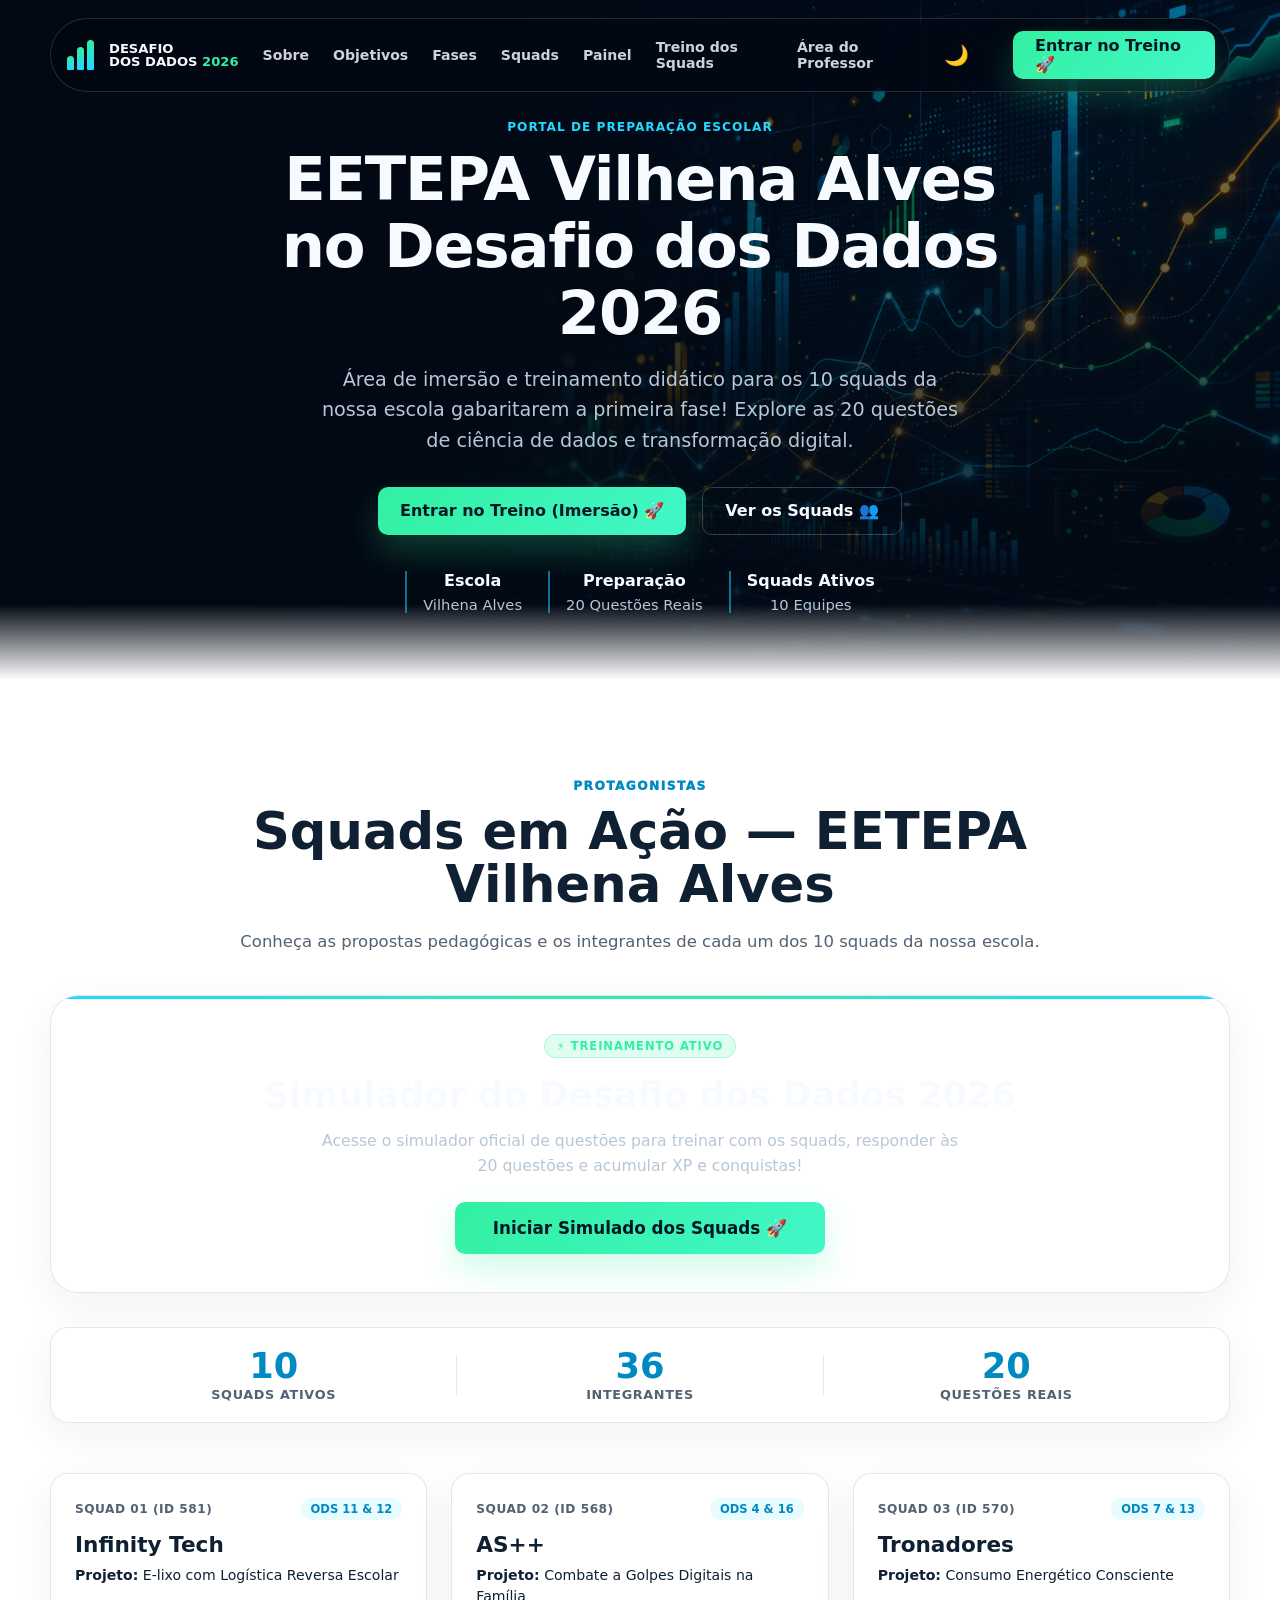
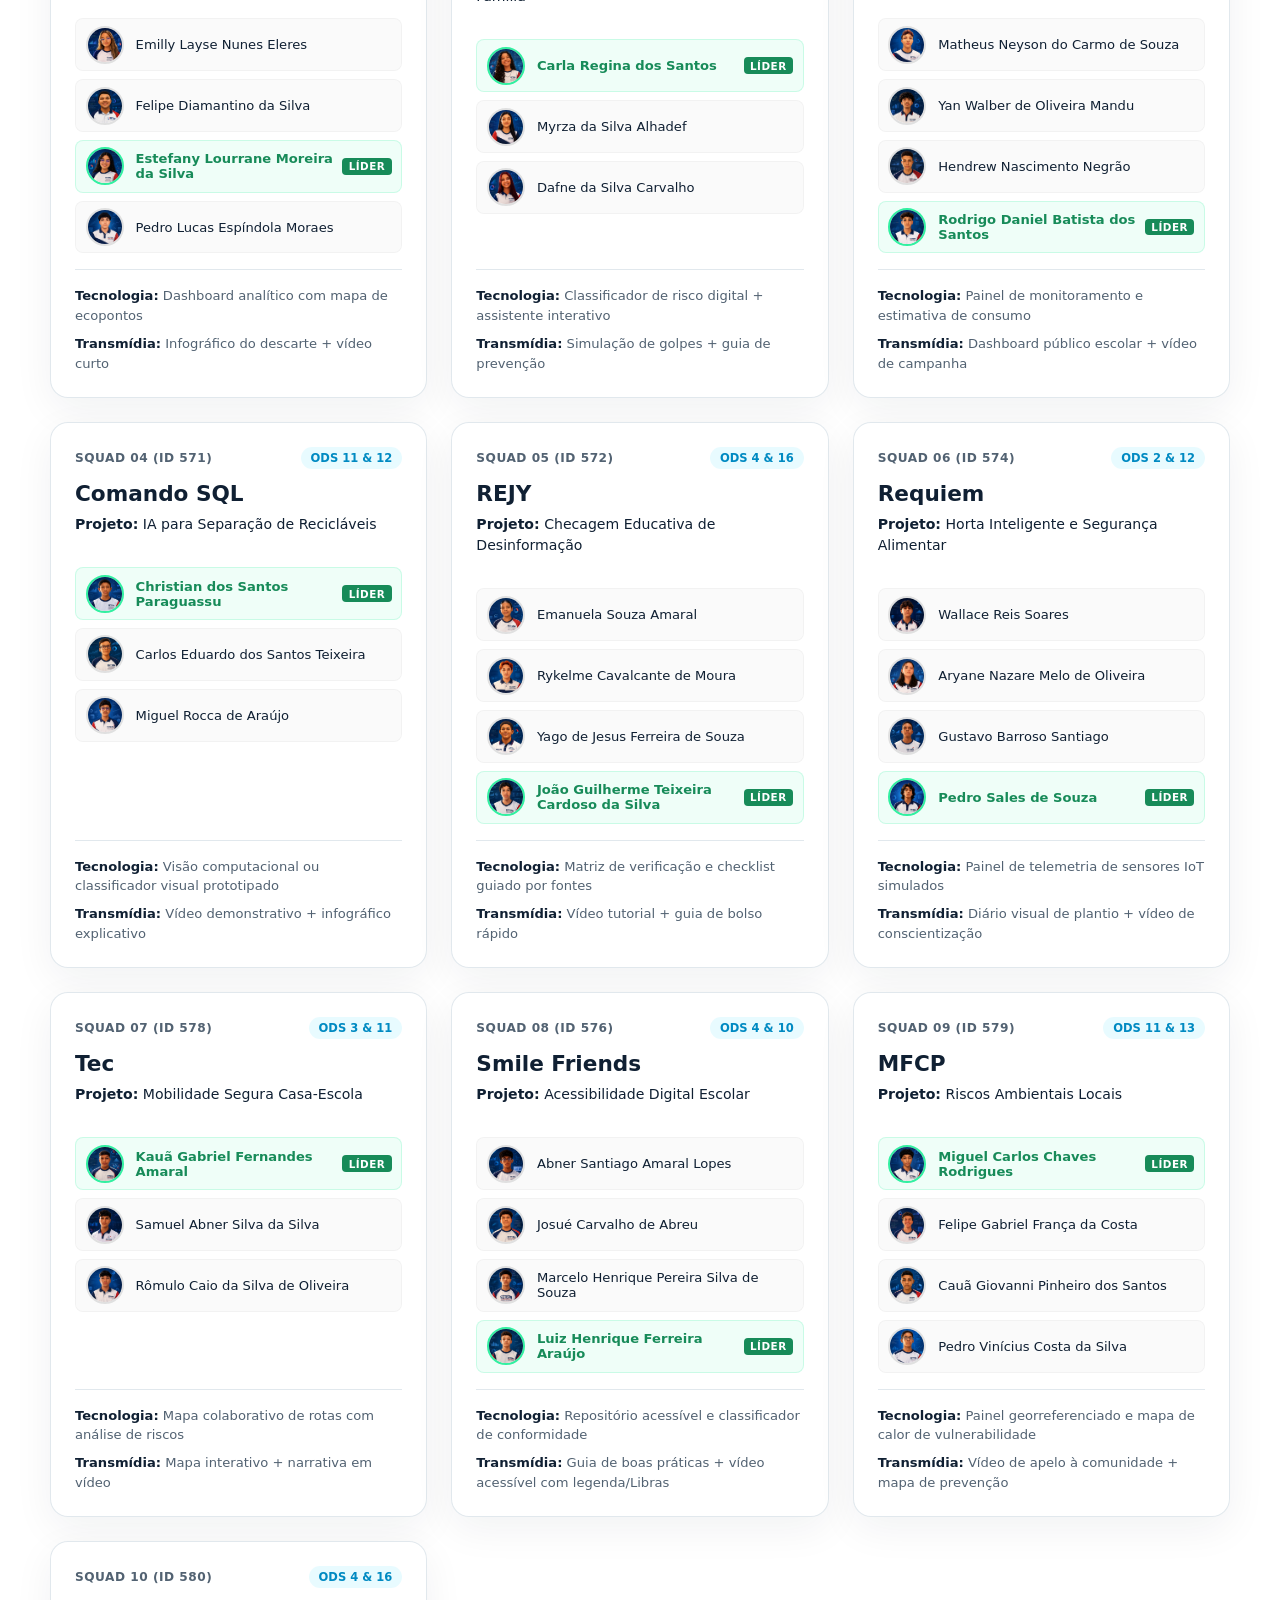
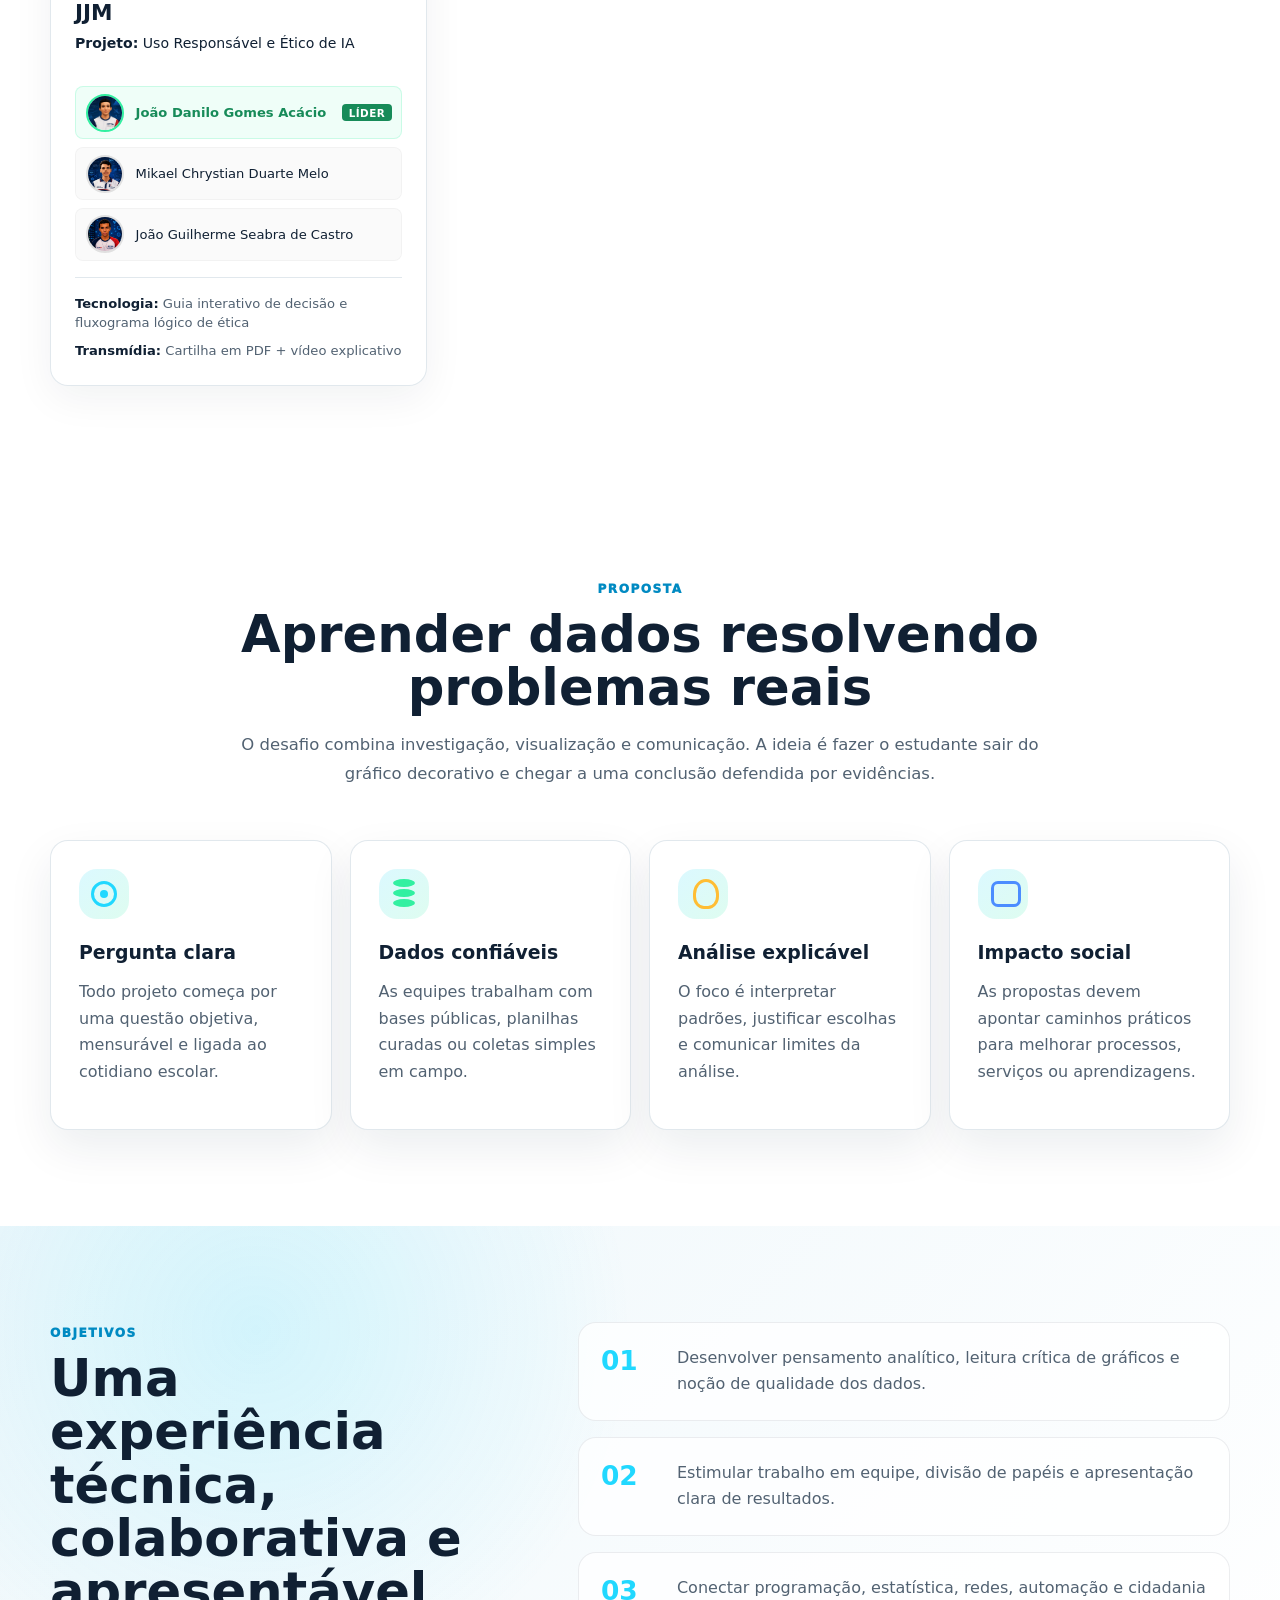
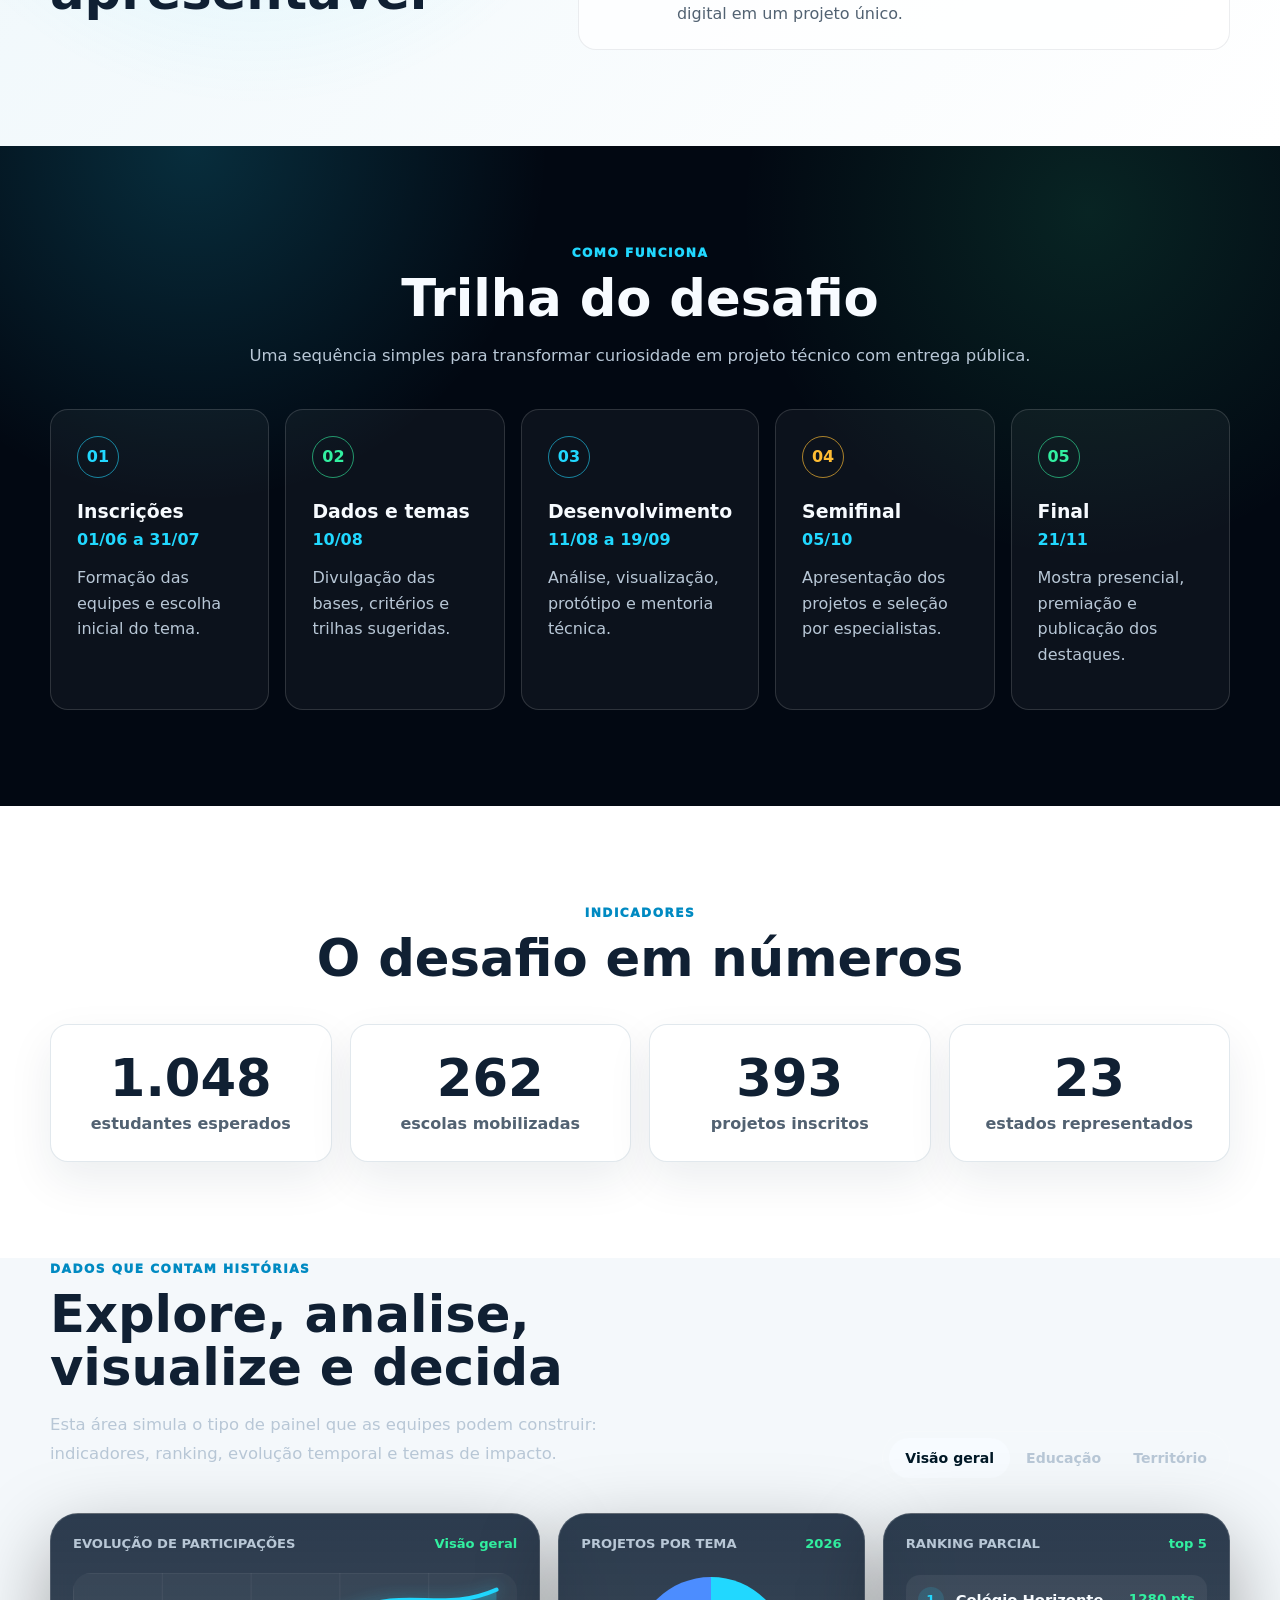
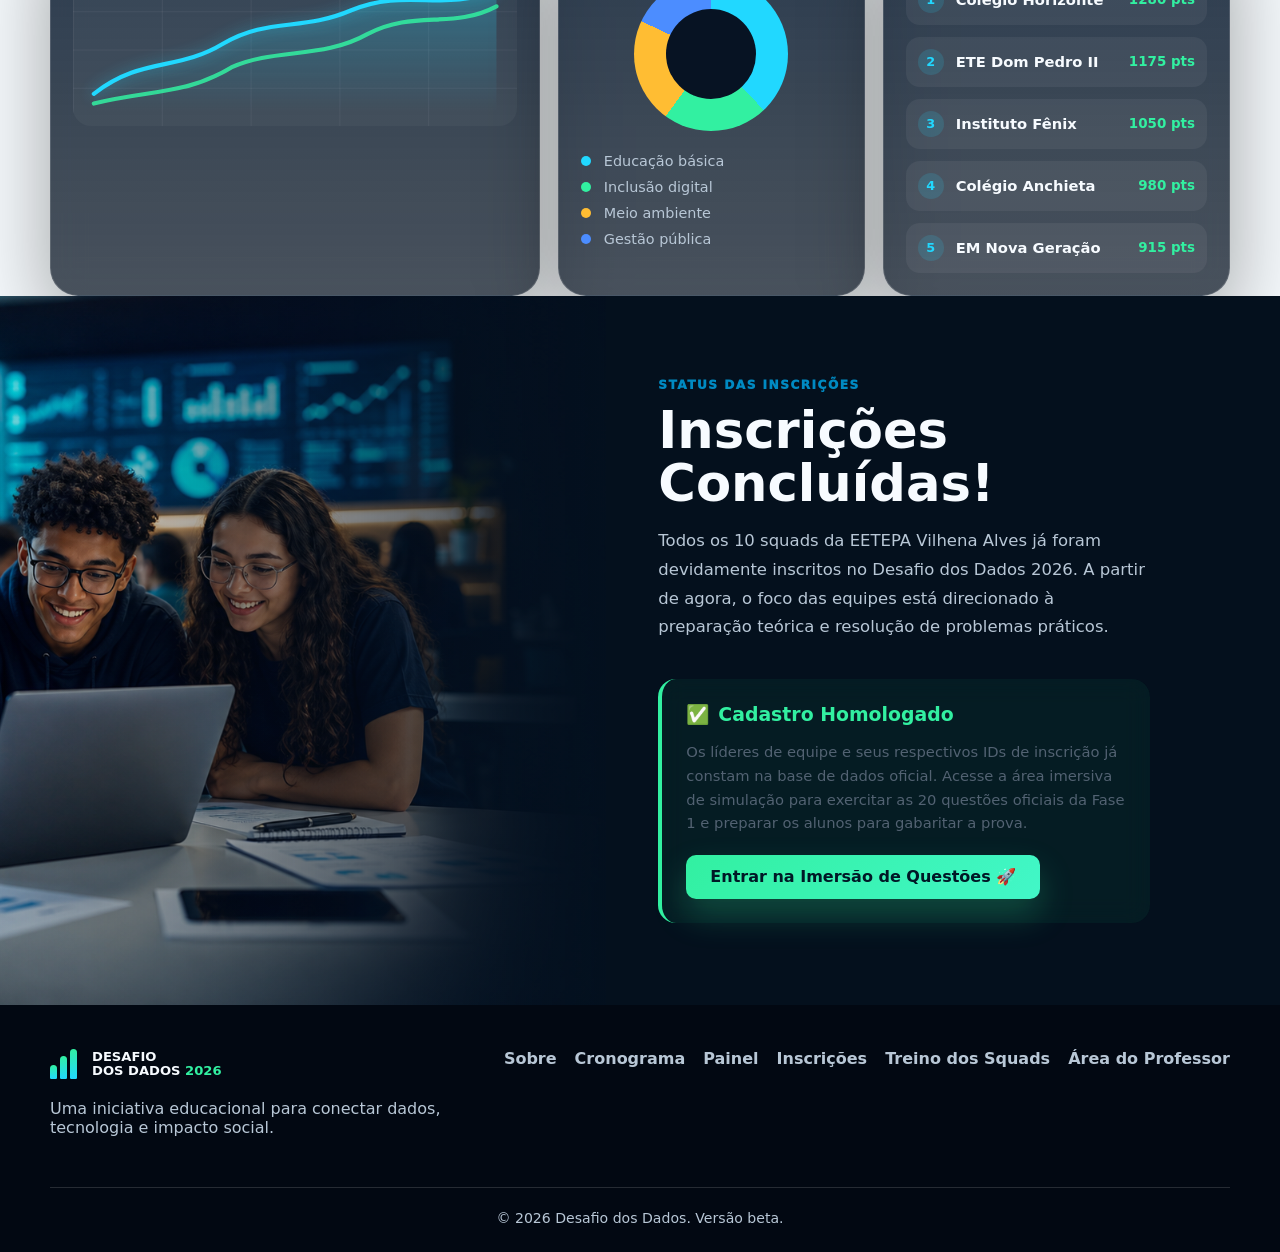
<file: index.html>
<!DOCTYPE html>
<html lang="pt-BR">
  <head>
    <meta charset="UTF-8" />
    <meta name="viewport" content="width=device-width, initial-scale=1.0" />
    <meta
      name="description"
      content="Portal de imersão e treino didático do Desafio dos Dados 2026 para os squads da EETEPA Vilhena Alves."
    />
    <title>Desafio dos Dados 2026 | EETEPA Vilhena Alves</title>
    <link rel="icon" href="assets/favicon.svg" type="image/svg+xml" />
    <link rel="preload" href="assets/hero-data-analytics.png" as="image" />
    <link rel="stylesheet" href="css/style.css" />
  </head>
  <body>
    <header class="site-header" data-header>
      <a class="brand" href="#inicio" aria-label="Ir para o início">
        <span class="brand-mark" aria-hidden="true">
          <span></span>
          <span></span>
          <span></span>
        </span>
        <span>
          <strong>Desafio</strong>
          <strong>dos Dados <em>2026</em></strong>
        </span>
      </a>

      <button class="nav-toggle" type="button" aria-label="Abrir menu" aria-expanded="false" data-nav-toggle>
        <span></span>
        <span></span>
        <span></span>
      </button>

      <nav class="main-nav" aria-label="Navegação principal" data-nav>
        <a href="#sobre">Sobre</a>
        <a href="#objetivos">Objetivos</a>
        <a href="#fases">Fases</a>
        <a href="#squads-acao">Squads</a>
        <a href="#dados">Painel</a>
        <a href="simulado.html">Treino dos Squads</a>
        <a href="orientacao.html">Área do Professor</a>
      </nav>

      <button class="theme-toggle-btn" aria-label="Alternar tema" type="button">🌙</button>
      <a class="header-action" href="simulado.html">Entrar no Treino 🚀</a>
    </header>

    <main id="inicio">
      <section class="hero section-dark" aria-labelledby="hero-title">
        <div class="hero-bg" aria-hidden="true"></div>
        <div class="hero-content">
          <div class="hero-copy">
            <span class="section-label" style="color: var(--cyan); text-transform: uppercase; font-weight: 800; letter-spacing: 1px;">Portal de Preparação Escolar</span>
            <h1 id="hero-title">EETEPA Vilhena Alves no Desafio dos Dados 2026</h1>
            <p>
              Área de imersão e treinamento didático para os 10 squads da nossa escola gabaritarem a primeira fase! Explore as 20 questões de ciência de dados e transformação digital.
            </p>

            <div class="hero-actions">
              <a class="btn btn-primary" href="simulado.html">Entrar no Treino (Imersão) 🚀</a>
              <a class="btn btn-secondary" href="#squads-acao">Ver os Squads 👥</a>
            </div>

            <dl class="hero-proof" aria-label="Diferenciais do desafio">
              <div>
                <dt>Escola</dt>
                <dd>Vilhena Alves</dd>
              </div>
              <div>
                <dt>Preparação</dt>
                <dd>20 Questões Reais</dd>
              </div>
              <div>
                <dt>Squads Ativos</dt>
                <dd>10 Equipes</dd>
              </div>
            </dl>
          </div>
        </div>
      </section>

      <section class="section section-light" id="squads-acao" aria-labelledby="squads-acao-title">
        <div class="section-heading compact">
          <span class="section-label">Protagonistas</span>
          <h2 id="squads-acao-title">Squads em Ação — EETEPA Vilhena Alves</h2>
          <p>Conheça as propostas pedagógicas e os integrantes de cada um dos 10 squads da nossa escola.</p>
        </div>

        <!-- Simulator CTA Banner -->
        <div class="squads-simulator-cta container-box glass-panel">
          <div class="cta-badge">⚡ Treinamento Ativo</div>
          <h2>Simulador do Desafio dos Dados 2026</h2>
          <p>Acesse o simulador oficial de questões para treinar com os squads, responder às 20 questões e acumular XP e conquistas!</p>
          <div class="cta-actions">
            <a href="simulado.html" class="btn btn-primary">Iniciar Simulado dos Squads 🚀</a>
          </div>
        </div>

        <!-- Inline Stats Bar -->
        <div class="squads-stats-bar container-box glass-panel">
          <div class="stat-item">
            <span class="stat-value">10</span>
            <span class="stat-label">Squads Ativos</span>
          </div>
          <div class="stat-divider"></div>
          <div class="stat-item">
            <span class="stat-value">36</span>
            <span class="stat-label">Integrantes</span>
          </div>
          <div class="stat-divider"></div>
          <div class="stat-item">
            <span class="stat-value">20</span>
            <span class="stat-label">Questões Reais</span>
          </div>
        </div>

        <div class="squads-acao-grid container-box">
          <!-- Squad 1 -->
          <article class="squad-acao-card glass-panel">
            <div class="squad-acao-header">
              <span class="squad-acao-id">Squad 01 (ID 581)</span>
              <span class="squad-acao-tag">ODS 11 &amp; 12</span>
            </div>
            <h3>Infinity Tech</h3>
            <p class="squad-acao-project"><strong>Projeto:</strong> E-lixo com Logística Reversa Escolar</p>
            <div class="squad-members-list">
              <div class="squad-member">
                <img src="assets/alunos/emilly_layse_nunes_eleres.webp" alt="Emilly Layse Nunes Eleres" class="squad-member-avatar" />
                <div class="squad-member-info">
                  <span class="squad-member-name">Emilly Layse Nunes Eleres</span>
                </div>
              </div>
              <div class="squad-member">
                <img src="assets/alunos/felipe_diamantino_da_silva.webp" alt="Felipe Diamantino da Silva" class="squad-member-avatar" />
                <div class="squad-member-info">
                  <span class="squad-member-name">Felipe Diamantino da Silva</span>
                </div>
              </div>
              <div class="squad-member leader">
                <img src="assets/alunos/estefany_lourrane_moreira_da_silva.webp" alt="Estefany Lourrane Moreira da Silva" class="squad-member-avatar" />
                <div class="squad-member-info">
                  <span class="squad-member-name">Estefany Lourrane Moreira da Silva</span>
                  <span class="squad-member-badge">Líder</span>
                </div>
              </div>
              <div class="squad-member">
                <img src="assets/alunos/pedro_lucas_espindola_moraes.webp" alt="Pedro Lucas Espíndola Moraes" class="squad-member-avatar" />
                <div class="squad-member-info">
                  <span class="squad-member-name">Pedro Lucas Espíndola Moraes</span>
                </div>
              </div>
            </div>
            <div class="squad-acao-details">
              <p><strong>Tecnologia:</strong> Dashboard analítico com mapa de ecopontos</p>
              <p><strong>Transmídia:</strong> Infográfico do descarte + vídeo curto</p>
            </div>
          </article>

          <!-- Squad 2 -->
          <article class="squad-acao-card glass-panel">
            <div class="squad-acao-header">
              <span class="squad-acao-id">Squad 02 (ID 568)</span>
              <span class="squad-acao-tag">ODS 4 &amp; 16</span>
            </div>
            <h3>AS++</h3>
            <p class="squad-acao-project"><strong>Projeto:</strong> Combate a Golpes Digitais na Família</p>
            <div class="squad-members-list">
              <div class="squad-member leader">
                <img src="assets/alunos/carla_regina_dos_santos.webp" alt="Carla Regina dos Santos" class="squad-member-avatar" />
                <div class="squad-member-info">
                  <span class="squad-member-name">Carla Regina dos Santos</span>
                  <span class="squad-member-badge">Líder</span>
                </div>
              </div>
              <div class="squad-member">
                <img src="assets/alunos/myrza_da_silva_alhadef.webp" alt="Myrza da Silva Alhadef" class="squad-member-avatar" />
                <div class="squad-member-info">
                  <span class="squad-member-name">Myrza da Silva Alhadef</span>
                </div>
              </div>
              <div class="squad-member">
                <img src="assets/alunos/dafne_da_silva_carvalho.webp" alt="Dafne da Silva Carvalho" class="squad-member-avatar" />
                <div class="squad-member-info">
                  <span class="squad-member-name">Dafne da Silva Carvalho</span>
                </div>
              </div>
            </div>
            <div class="squad-acao-details">
              <p><strong>Tecnologia:</strong> Classificador de risco digital + assistente interativo</p>
              <p><strong>Transmídia:</strong> Simulação de golpes + guia de prevenção</p>
            </div>
          </article>

          <!-- Squad 3 -->
          <article class="squad-acao-card glass-panel">
            <div class="squad-acao-header">
              <span class="squad-acao-id">Squad 03 (ID 570)</span>
              <span class="squad-acao-tag">ODS 7 &amp; 13</span>
            </div>
            <h3>Tronadores</h3>
            <p class="squad-acao-project"><strong>Projeto:</strong> Consumo Energético Consciente</p>
            <div class="squad-members-list">
              <div class="squad-member">
                <img src="assets/alunos/matheus_neyson_do_carmo_de_souza.webp" alt="Matheus Neyson do Carmo de Souza" class="squad-member-avatar" />
                <div class="squad-member-info">
                  <span class="squad-member-name">Matheus Neyson do Carmo de Souza</span>
                </div>
              </div>
              <div class="squad-member">
                <img src="assets/alunos/yan_walber_de_oliveira_mandu.webp" alt="Yan Walber de Oliveira Mandu" class="squad-member-avatar" />
                <div class="squad-member-info">
                  <span class="squad-member-name">Yan Walber de Oliveira Mandu</span>
                </div>
              </div>
              <div class="squad-member">
                <img src="assets/alunos/hendrew_nascimento_negrao.webp" alt="Hendrew Nascimento Negrão" class="squad-member-avatar" />
                <div class="squad-member-info">
                  <span class="squad-member-name">Hendrew Nascimento Negrão</span>
                </div>
              </div>
              <div class="squad-member leader">
                <img src="assets/alunos/rodrigo_daniel_batista_dos_santos.webp" alt="Rodrigo Daniel Batista dos Santos" class="squad-member-avatar" />
                <div class="squad-member-info">
                  <span class="squad-member-name">Rodrigo Daniel Batista dos Santos</span>
                  <span class="squad-member-badge">Líder</span>
                </div>
              </div>
            </div>
            <div class="squad-acao-details">
              <p><strong>Tecnologia:</strong> Painel de monitoramento e estimativa de consumo</p>
              <p><strong>Transmídia:</strong> Dashboard público escolar + vídeo de campanha</p>
            </div>
          </article>

          <!-- Squad 4 -->
          <article class="squad-acao-card glass-panel">
            <div class="squad-acao-header">
              <span class="squad-acao-id">Squad 04 (ID 571)</span>
              <span class="squad-acao-tag">ODS 11 &amp; 12</span>
            </div>
            <h3>Comando SQL</h3>
            <p class="squad-acao-project"><strong>Projeto:</strong> IA para Separação de Recicláveis</p>
            <div class="squad-members-list">
              <div class="squad-member leader">
                <img src="assets/alunos/christian_dos_santos_paraguassu.webp" alt="Christian dos Santos Paraguassu" class="squad-member-avatar" />
                <div class="squad-member-info">
                  <span class="squad-member-name">Christian dos Santos Paraguassu</span>
                  <span class="squad-member-badge">Líder</span>
                </div>
              </div>
              <div class="squad-member">
                <img src="assets/alunos/carlos_eduardo_dos_santos_teixeira.webp" alt="Carlos Eduardo dos Santos Teixeira" class="squad-member-avatar" />
                <div class="squad-member-info">
                  <span class="squad-member-name">Carlos Eduardo dos Santos Teixeira</span>
                </div>
              </div>
              <div class="squad-member">
                <img src="assets/alunos/miguel_rocca_de_araujo.webp" alt="Miguel Rocca de Araújo" class="squad-member-avatar" />
                <div class="squad-member-info">
                  <span class="squad-member-name">Miguel Rocca de Araújo</span>
                </div>
              </div>
            </div>
            <div class="squad-acao-details">
              <p><strong>Tecnologia:</strong> Visão computacional ou classificador visual prototipado</p>
              <p><strong>Transmídia:</strong> Vídeo demonstrativo + infográfico explicativo</p>
            </div>
          </article>

          <!-- Squad 5 -->
          <article class="squad-acao-card glass-panel">
            <div class="squad-acao-header">
              <span class="squad-acao-id">Squad 05 (ID 572)</span>
              <span class="squad-acao-tag">ODS 4 &amp; 16</span>
            </div>
            <h3>REJY</h3>
            <p class="squad-acao-project"><strong>Projeto:</strong> Checagem Educativa de Desinformação</p>
            <div class="squad-members-list">
              <div class="squad-member">
                <img src="assets/alunos/emanuela_souza_amaral.webp" alt="Emanuela Souza Amaral" class="squad-member-avatar" />
                <div class="squad-member-info">
                  <span class="squad-member-name">Emanuela Souza Amaral</span>
                </div>
              </div>
              <div class="squad-member">
                <img src="assets/alunos/rykelme_cavalcante_de_moura.webp" alt="Rykelme Cavalcante de Moura" class="squad-member-avatar" />
                <div class="squad-member-info">
                  <span class="squad-member-name">Rykelme Cavalcante de Moura</span>
                </div>
              </div>
              <div class="squad-member">
                <img src="assets/alunos/yago_de_jesus_ferreira_de_souza.webp" alt="Yago de Jesus Ferreira de Souza" class="squad-member-avatar" />
                <div class="squad-member-info">
                  <span class="squad-member-name">Yago de Jesus Ferreira de Souza</span>
                </div>
              </div>
              <div class="squad-member leader">
                <img src="assets/alunos/joao_guilherme_teixeira_cardoso_da_silva.webp" alt="João Guilherme Teixeira Cardoso da Silva" class="squad-member-avatar" />
                <div class="squad-member-info">
                  <span class="squad-member-name">João Guilherme Teixeira Cardoso da Silva</span>
                  <span class="squad-member-badge">Líder</span>
                </div>
              </div>
            </div>
            <div class="squad-acao-details">
              <p><strong>Tecnologia:</strong> Matriz de verificação e checklist guiado por fontes</p>
              <p><strong>Transmídia:</strong> Vídeo tutorial + guia de bolso rápido</p>
            </div>
          </article>

          <!-- Squad 6 -->
          <article class="squad-acao-card glass-panel">
            <div class="squad-acao-header">
              <span class="squad-acao-id">Squad 06 (ID 574)</span>
              <span class="squad-acao-tag">ODS 2 &amp; 12</span>
            </div>
            <h3>Requiem</h3>
            <p class="squad-acao-project"><strong>Projeto:</strong> Horta Inteligente e Segurança Alimentar</p>
            <div class="squad-members-list">
              <div class="squad-member">
                <img src="assets/alunos/wallace_reis_soares.webp" alt="Wallace Reis Soares" class="squad-member-avatar" />
                <div class="squad-member-info">
                  <span class="squad-member-name">Wallace Reis Soares</span>
                </div>
              </div>
              <div class="squad-member">
                <img src="assets/alunos/aryane_nazare_melo_de_oliveira.webp" alt="Aryane Nazare Melo de Oliveira" class="squad-member-avatar" />
                <div class="squad-member-info">
                  <span class="squad-member-name">Aryane Nazare Melo de Oliveira</span>
                </div>
              </div>
              <div class="squad-member">
                <img src="assets/alunos/gustavo_barroso_santiago.webp" alt="Gustavo Barroso Santiago" class="squad-member-avatar" />
                <div class="squad-member-info">
                  <span class="squad-member-name">Gustavo Barroso Santiago</span>
                </div>
              </div>
              <div class="squad-member leader">
                <img src="assets/alunos/pedro_sales_de_souza.webp" alt="Pedro Sales de Souza" class="squad-member-avatar" />
                <div class="squad-member-info">
                  <span class="squad-member-name">Pedro Sales de Souza</span>
                  <span class="squad-member-badge">Líder</span>
                </div>
              </div>
            </div>
            <div class="squad-acao-details">
              <p><strong>Tecnologia:</strong> Painel de telemetria de sensores IoT simulados</p>
              <p><strong>Transmídia:</strong> Diário visual de plantio + vídeo de conscientização</p>
            </div>
          </article>

          <!-- Squad 7 -->
          <article class="squad-acao-card glass-panel">
            <div class="squad-acao-header">
              <span class="squad-acao-id">Squad 07 (ID 578)</span>
              <span class="squad-acao-tag">ODS 3 &amp; 11</span>
            </div>
            <h3>Tec</h3>
            <p class="squad-acao-project"><strong>Projeto:</strong> Mobilidade Segura Casa-Escola</p>
            <div class="squad-members-list">
              <div class="squad-member leader">
                <img src="assets/alunos/kaua_gabriel_fernandes_amaral.webp" alt="Kauã Gabriel Fernandes Amaral" class="squad-member-avatar" />
                <div class="squad-member-info">
                  <span class="squad-member-name">Kauã Gabriel Fernandes Amaral</span>
                  <span class="squad-member-badge">Líder</span>
                </div>
              </div>
              <div class="squad-member">
                <img src="assets/alunos/samuel_abner_silva_da_silva.webp" alt="Samuel Abner Silva da Silva" class="squad-member-avatar" />
                <div class="squad-member-info">
                  <span class="squad-member-name">Samuel Abner Silva da Silva</span>
                </div>
              </div>
              <div class="squad-member">
                <img src="assets/alunos/romulo_caio_da_silva_de_oliveira.webp" alt="Rômulo Caio da Silva de Oliveira" class="squad-member-avatar" />
                <div class="squad-member-info">
                  <span class="squad-member-name">Rômulo Caio da Silva de Oliveira</span>
                </div>
              </div>
            </div>
            <div class="squad-acao-details">
              <p><strong>Tecnologia:</strong> Mapa colaborativo de rotas com análise de riscos</p>
              <p><strong>Transmídia:</strong> Mapa interativo + narrativa em vídeo</p>
            </div>
          </article>

          <!-- Squad 8 -->
          <article class="squad-acao-card glass-panel">
            <div class="squad-acao-header">
              <span class="squad-acao-id">Squad 08 (ID 576)</span>
              <span class="squad-acao-tag">ODS 4 &amp; 10</span>
            </div>
            <h3>Smile Friends</h3>
            <p class="squad-acao-project"><strong>Projeto:</strong> Acessibilidade Digital Escolar</p>
            <div class="squad-members-list">
              <div class="squad-member">
                <img src="assets/alunos/abner_santiago_amaral_lopes.webp" alt="Abner Santiago Amaral Lopes" class="squad-member-avatar" />
                <div class="squad-member-info">
                  <span class="squad-member-name">Abner Santiago Amaral Lopes</span>
                </div>
              </div>
              <div class="squad-member">
                <img src="assets/alunos/josue_carvalho_de_abreu.webp" alt="Josué Carvalho de Abreu" class="squad-member-avatar" />
                <div class="squad-member-info">
                  <span class="squad-member-name">Josué Carvalho de Abreu</span>
                </div>
              </div>
              <div class="squad-member">
                <img src="assets/alunos/marcelo_henrique_pereira_silva_de_souza.webp" alt="Marcelo Henrique Pereira Silva de Souza" class="squad-member-avatar" />
                <div class="squad-member-info">
                  <span class="squad-member-name">Marcelo Henrique Pereira Silva de Souza</span>
                </div>
              </div>
              <div class="squad-member leader">
                <img src="assets/alunos/luiz_henrique_ferreira_araujo.webp" alt="Luiz Henrique Ferreira Araújo" class="squad-member-avatar" />
                <div class="squad-member-info">
                  <span class="squad-member-name">Luiz Henrique Ferreira Araújo</span>
                  <span class="squad-member-badge">Líder</span>
                </div>
              </div>
            </div>
            <div class="squad-acao-details">
              <p><strong>Tecnologia:</strong> Repositório acessível e classificador de conformidade</p>
              <p><strong>Transmídia:</strong> Guia de boas práticas + vídeo acessível com legenda/Libras</p>
            </div>
          </article>

          <!-- Squad 9 -->
          <article class="squad-acao-card glass-panel">
            <div class="squad-acao-header">
              <span class="squad-acao-id">Squad 09 (ID 579)</span>
              <span class="squad-acao-tag">ODS 11 &amp; 13</span>
            </div>
            <h3>MFCP</h3>
            <p class="squad-acao-project"><strong>Projeto:</strong> Riscos Ambientais Locais</p>
            <div class="squad-members-list">
              <div class="squad-member leader">
                <img src="assets/alunos/miguel_carlos_chaves_rodrigues.webp" alt="Miguel Carlos Chaves Rodrigues" class="squad-member-avatar" />
                <div class="squad-member-info">
                  <span class="squad-member-name">Miguel Carlos Chaves Rodrigues</span>
                  <span class="squad-member-badge">Líder</span>
                </div>
              </div>
              <div class="squad-member">
                <img src="assets/alunos/felipe_gabriel_franca_da_costa.webp" alt="Felipe Gabriel França da Costa" class="squad-member-avatar" />
                <div class="squad-member-info">
                  <span class="squad-member-name">Felipe Gabriel França da Costa</span>
                </div>
              </div>
              <div class="squad-member">
                <img src="assets/alunos/caua_giovanni_pinheiro_dos_santos.webp" alt="Cauã Giovanni Pinheiro dos Santos" class="squad-member-avatar" />
                <div class="squad-member-info">
                  <span class="squad-member-name">Cauã Giovanni Pinheiro dos Santos</span>
                </div>
              </div>
              <div class="squad-member">
                <img src="assets/alunos/pedro_vinicius_costa_da_silva.webp" alt="Pedro Vinícius Costa da Silva" class="squad-member-avatar" />
                <div class="squad-member-info">
                  <span class="squad-member-name">Pedro Vinícius Costa da Silva</span>
                </div>
              </div>
            </div>
            <div class="squad-acao-details">
              <p><strong>Tecnologia:</strong> Painel georreferenciado e mapa de calor de vulnerabilidade</p>
              <p><strong>Transmídia:</strong> Vídeo de apelo à comunidade + mapa de prevenção</p>
            </div>
          </article>

          <!-- Squad 10 -->
          <article class="squad-acao-card glass-panel">
            <div class="squad-acao-header">
              <span class="squad-acao-id">Squad 10 (ID 580)</span>
              <span class="squad-acao-tag">ODS 4 &amp; 16</span>
            </div>
            <h3>JJM</h3>
            <p class="squad-acao-project"><strong>Projeto:</strong> Uso Responsável e Ético de IA</p>
            <div class="squad-members-list">
              <div class="squad-member leader">
                <img src="assets/alunos/joao_danilo_gomes_acacio.webp" alt="João Danilo Gomes Acácio" class="squad-member-avatar" />
                <div class="squad-member-info">
                  <span class="squad-member-name">João Danilo Gomes Acácio</span>
                  <span class="squad-member-badge">Líder</span>
                </div>
              </div>
              <div class="squad-member">
                <img src="assets/alunos/mikael_chrystian_duarte_melo.webp" alt="Mikael Chrystian Duarte Melo" class="squad-member-avatar" />
                <div class="squad-member-info">
                  <span class="squad-member-name">Mikael Chrystian Duarte Melo</span>
                </div>
              </div>
              <div class="squad-member">
                <img src="assets/alunos/joao_guilherme_seabra_de_castro.webp" alt="João Guilherme Seabra de Castro" class="squad-member-avatar" />
                <div class="squad-member-info">
                  <span class="squad-member-name">João Guilherme Seabra de Castro</span>
                </div>
              </div>
            </div>
            <div class="squad-acao-details">
              <p><strong>Tecnologia:</strong> Guia interativo de decisão e fluxograma lógico de ética</p>
              <p><strong>Transmídia:</strong> Cartilha em PDF + vídeo explicativo</p>
            </div>
          </article>
        </div>
      </section>

      <section class="section section-light" id="sobre" aria-labelledby="sobre-title">
        <div class="section-heading">
          <span class="section-label">Proposta</span>
          <h2 id="sobre-title">Aprender dados resolvendo problemas reais</h2>
          <p>
            O desafio combina investigação, visualização e comunicação. A ideia
            é fazer o estudante sair do gráfico decorativo e chegar a uma
            conclusão defendida por evidências.
          </p>
        </div>

        <div class="value-grid">
          <article class="value-card">
            <span class="icon target-icon" aria-hidden="true"></span>
            <h3>Pergunta clara</h3>
            <p>Todo projeto começa por uma questão objetiva, mensurável e ligada ao cotidiano escolar.</p>
          </article>
          <article class="value-card">
            <span class="icon data-icon" aria-hidden="true"></span>
            <h3>Dados confiáveis</h3>
            <p>As equipes trabalham com bases públicas, planilhas curadas ou coletas simples em campo.</p>
          </article>
          <article class="value-card">
            <span class="icon insight-icon" aria-hidden="true"></span>
            <h3>Análise explicável</h3>
            <p>O foco é interpretar padrões, justificar escolhas e comunicar limites da análise.</p>
          </article>
          <article class="value-card">
            <span class="icon impact-icon" aria-hidden="true"></span>
            <h3>Impacto social</h3>
            <p>As propostas devem apontar caminhos práticos para melhorar processos, serviços ou aprendizagens.</p>
          </article>
        </div>
      </section>

      <section class="section objective-band" id="objetivos" aria-labelledby="objetivos-title">
        <div class="split-layout">
          <div>
            <span class="section-label">Objetivos</span>
            <h2 id="objetivos-title">Uma experiência técnica, colaborativa e apresentável</h2>
          </div>
          <div class="objective-list">
            <article>
              <strong>01</strong>
              <p>Desenvolver pensamento analítico, leitura crítica de gráficos e noção de qualidade dos dados.</p>
            </article>
            <article>
              <strong>02</strong>
              <p>Estimular trabalho em equipe, divisão de papéis e apresentação clara de resultados.</p>
            </article>
            <article>
              <strong>03</strong>
              <p>Conectar programação, estatística, redes, automação e cidadania digital em um projeto único.</p>
            </article>
          </div>
        </div>
      </section>

      <section class="section section-dark timeline-section" id="fases" aria-labelledby="fases-title">
        <div class="section-heading compact">
          <span class="section-label">Como funciona</span>
          <h2 id="fases-title">Trilha do desafio</h2>
          <p>Uma sequência simples para transformar curiosidade em projeto técnico com entrega pública.</p>
        </div>

        <div class="timeline" aria-label="Fases do desafio">
          <article class="timeline-item">
            <span>01</span>
            <h3>Inscrições</h3>
            <time datetime="2026-06-01">01/06 a 31/07</time>
            <p>Formação das equipes e escolha inicial do tema.</p>
          </article>
          <article class="timeline-item">
            <span>02</span>
            <h3>Dados e temas</h3>
            <time datetime="2026-08-10">10/08</time>
            <p>Divulgação das bases, critérios e trilhas sugeridas.</p>
          </article>
          <article class="timeline-item">
            <span>03</span>
            <h3>Desenvolvimento</h3>
            <time datetime="2026-09-11">11/08 a 19/09</time>
            <p>Análise, visualização, protótipo e mentoria técnica.</p>
          </article>
          <article class="timeline-item">
            <span>04</span>
            <h3>Semifinal</h3>
            <time datetime="2026-10-05">05/10</time>
            <p>Apresentação dos projetos e seleção por especialistas.</p>
          </article>
          <article class="timeline-item">
            <span>05</span>
            <h3>Final</h3>
            <time datetime="2026-11-21">21/11</time>
            <p>Mostra presencial, premiação e publicação dos destaques.</p>
          </article>
        </div>
      </section>

      <section class="section numbers-section" aria-labelledby="numeros-title">
        <div class="section-heading compact">
          <span class="section-label">Indicadores</span>
          <h2 id="numeros-title">O desafio em números</h2>
        </div>

        <div class="number-grid">
          <article>
            <strong data-counter="1200">0</strong>
            <span>estudantes esperados</span>
          </article>
          <article>
            <strong data-counter="300">0</strong>
            <span>escolas mobilizadas</span>
          </article>
          <article>
            <strong data-counter="450">0</strong>
            <span>projetos inscritos</span>
          </article>
          <article>
            <strong data-counter="26">0</strong>
            <span>estados representados</span>
          </article>
        </div>
      </section>
        <div class="dashboard-intro">
          <div>
            <span class="section-label">Dados que contam histórias</span>
            <h2 id="dados-title">Explore, analise, visualize e decida</h2>
            <p>
              Esta área simula o tipo de painel que as equipes podem construir:
              indicadores, ranking, evolução temporal e temas de impacto.
            </p>
          </div>
          <div class="dashboard-tabs" role="tablist" aria-label="Filtros do painel">
            <button class="active" type="button" data-filter="geral">Visão geral</button>
            <button type="button" data-filter="educacao">Educação</button>
            <button type="button" data-filter="territorio">Território</button>
          </div>
        </div>

        <div class="dashboard-grid">
          <article class="analytics-card span-2">
            <div class="card-top">
              <span>Evolução de participações</span>
              <strong data-dashboard-title>Visão geral</strong>
            </div>
            <div class="line-chart" aria-label="Gráfico simulado de evolução">
              <svg viewBox="0 0 640 220" role="img" aria-labelledby="chart-title">
                <title id="chart-title">Evolução simulada de estudantes e escolas</title>
                <defs>
                  <linearGradient id="lineFill" x1="0" x2="0" y1="0" y2="1">
                    <stop offset="0%" stop-color="#23d9ff" stop-opacity="0.28" />
                    <stop offset="100%" stop-color="#23d9ff" stop-opacity="0" />
                  </linearGradient>
                </defs>
                <path class="area" d="M30 174 C100 120 150 142 216 102 C280 64 330 84 400 54 C482 20 534 58 610 24 L610 200 L30 200 Z" />
                <path class="line line-primary" d="M30 174 C100 120 150 142 216 102 C280 64 330 84 400 54 C482 20 534 58 610 24" />
                <path class="line line-secondary" d="M30 188 C110 168 162 176 228 136 C290 108 360 124 424 88 C492 52 546 82 610 48" />
              </svg>
            </div>
          </article>

          <article class="analytics-card">
            <div class="card-top">
              <span>Projetos por tema</span>
              <strong>2026</strong>
            </div>
            <div class="donut-wrap">
              <div class="donut" aria-hidden="true"></div>
              <ul class="legend-list">
                <li><span class="cyan"></span> Educação básica</li>
                <li><span class="green"></span> Inclusão digital</li>
                <li><span class="amber"></span> Meio ambiente</li>
                <li><span class="blue"></span> Gestão pública</li>
              </ul>
            </div>
          </article>

          <article class="analytics-card ranking-card">
            <div class="card-top">
              <span>Ranking parcial</span>
              <strong>top 5</strong>
            </div>
            <ol class="ranking-list">
              <li><strong>Colégio Horizonte</strong><span>1280 pts</span></li>
              <li><strong>ETE Dom Pedro II</strong><span>1175 pts</span></li>
              <li><strong>Instituto Fênix</strong><span>1050 pts</span></li>
              <li><strong>Colégio Anchieta</strong><span>980 pts</span></li>
              <li><strong>EM Nova Geração</strong><span>915 pts</span></li>
            </ol>
          </article>
        </div>
      </section>

      <section class="section cta-section" id="participar" aria-labelledby="participar-title">
        <div class="cta-image" aria-hidden="true"></div>
        <div class="cta-content">
          <span class="section-label">Status das Inscrições</span>
          <h2 id="participar-title">Inscrições Concluídas!</h2>
          <p>
            Todos os 10 squads da EETEPA Vilhena Alves já foram devidamente inscritos no Desafio dos Dados 2026. A partir de agora, o foco das equipes está direcionado à preparação teórica e resolução de problemas práticos.
          </p>

          <div class="registration-completed-card glass-panel" style="padding: 24px; border-left: 4px solid var(--green); text-align: left; background: rgba(50, 240, 161, 0.05); margin-top: 20px;">
            <h3 style="margin-top: 0; color: var(--green); display: flex; align-items: center; gap: 8px;">
              <span>✅</span> Cadastro Homologado
            </h3>
            <p style="font-size: 0.92rem; line-height: 1.6; margin-bottom: 20px; color: var(--text-soft);">
              Os líderes de equipe e seus respectivos IDs de inscrição já constam na base de dados oficial. Acesse a área imersiva de simulação para exercitar as 20 questões oficiais da Fase 1 e preparar os alunos para gabaritar a prova.
            </p>
            <a class="btn btn-primary" href="simulado.html" style="display: inline-flex; align-items: center; justify-content: center; width: auto; min-height: 44px; padding: 0 24px;">Entrar na Imersão de Questões 🚀</a>
          </div>
        </div>
      </section>
    </main>

    <footer class="site-footer">
      <div class="footer-brand">
        <a class="brand" href="#inicio">
          <span class="brand-mark" aria-hidden="true">
            <span></span>
            <span></span>
            <span></span>
          </span>
          <span>
            <strong>Desafio</strong>
            <strong>dos Dados <em>2026</em></strong>
          </span>
        </a>
        <p>Uma iniciativa educacional para conectar dados, tecnologia e impacto social.</p>
      </div>
      <div class="footer-links">
        <a href="#sobre">Sobre</a>
        <a href="#fases">Cronograma</a>
        <a href="#dados">Painel</a>
        <a href="#participar">Inscrições</a>
        <a href="simulado.html">Treino dos Squads</a>
        <a href="orientacao.html">Área do Professor</a>
      </div>
      <p class="copyright">© 2026 Desafio dos Dados. Versão beta.</p>
    </footer>

    <script src="js/script.js"></script>
  </body>
</html>
</file>
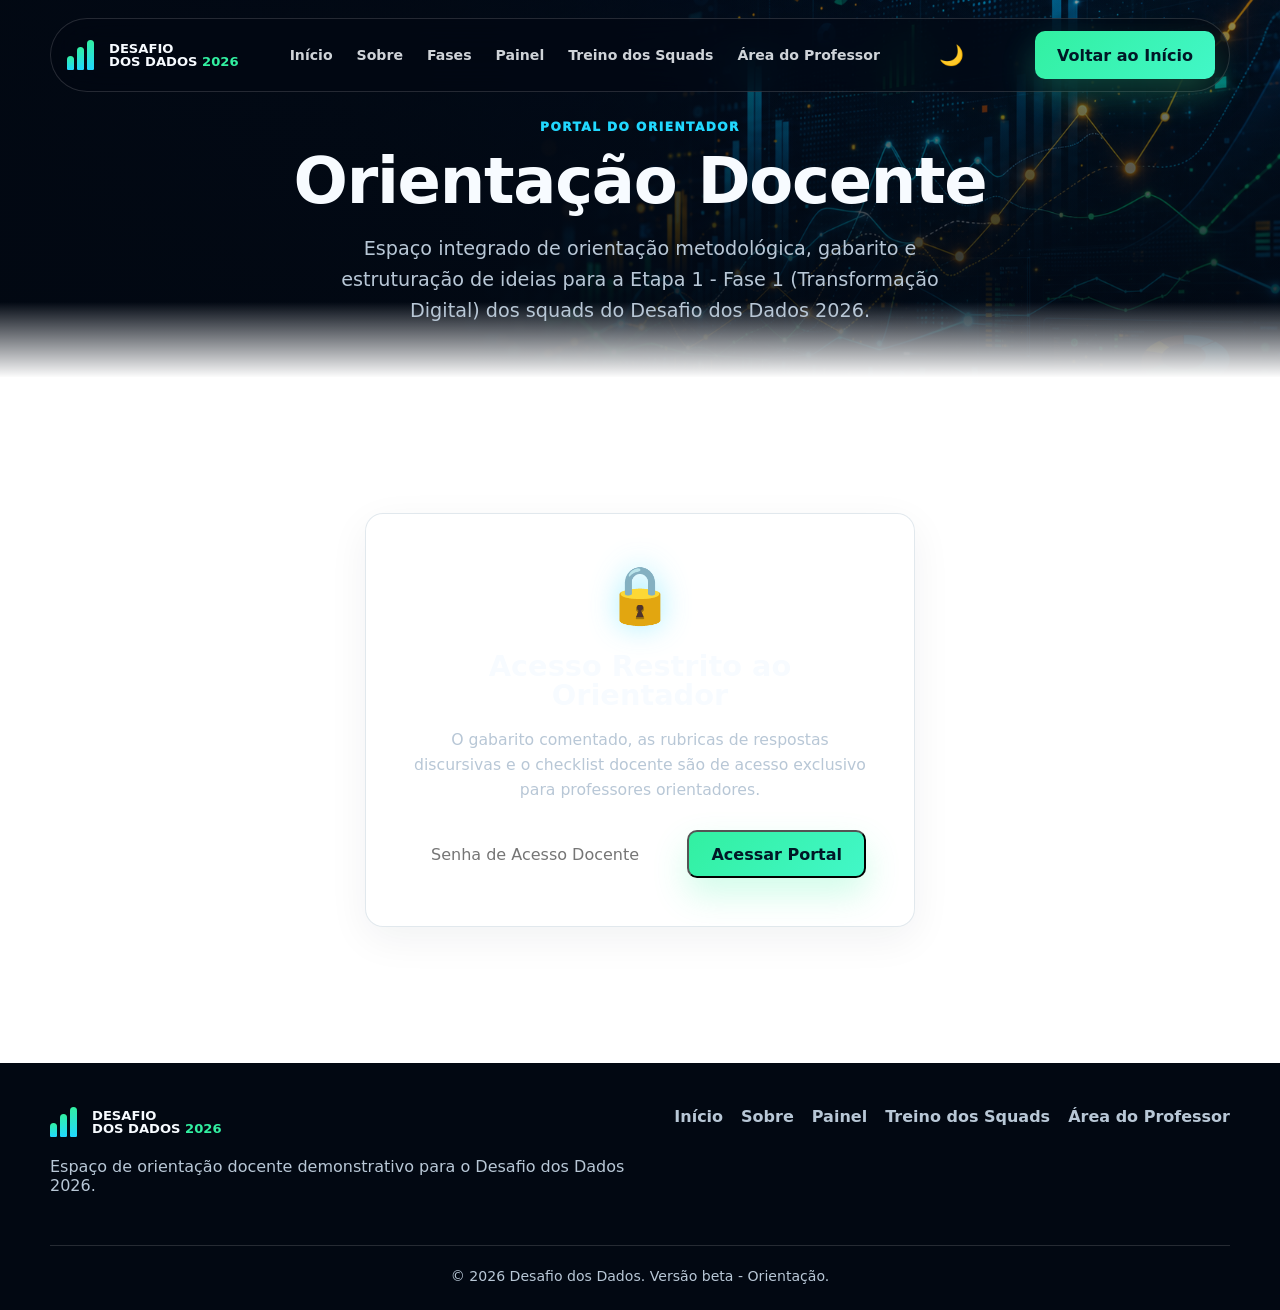
<file: orientacao.html>
<!DOCTYPE html>
<html lang="pt-BR">
  <head>
    <meta charset="UTF-8" />
    <meta name="viewport" content="width=device-width, initial-scale=1.0" />
    <meta
      name="description"
      content="Área do Professor Orientador do Desafio dos Dados 2026. Acesso a gabaritos comentados, rubricas de respostas discursivas e orientações de apoio."
    />
    <title>Orientação Docente | Desafio dos Dados 2026</title>
    <link rel="icon" href="assets/favicon.svg" type="image/svg+xml" />
    <link rel="stylesheet" href="css/style.css" />
  </head>
  <body class="teacher-portal-page">
    <header class="site-header" data-header>
      <a class="brand" href="index.html" aria-label="Ir para a página inicial">
        <span class="brand-mark" aria-hidden="true">
          <span></span>
          <span></span>
          <span></span>
        </span>
        <span>
          <strong>Desafio</strong>
          <strong>dos Dados <em>2026</em></strong>
        </span>
      </a>

      <button class="nav-toggle" type="button" aria-label="Abrir menu" aria-expanded="false" data-nav-toggle>
        <span></span>
        <span></span>
        <span></span>
      </button>

      <nav class="main-nav" aria-label="Navegação principal" data-nav>
        <a href="index.html">Início</a>
        <a href="index.html#sobre">Sobre</a>
        <a href="index.html#fases">Fases</a>
        <a href="index.html#dados">Painel</a>
        <a href="simulado.html">Treino dos Squads</a>
        <a href="orientacao.html" class="active">Área do Professor</a>
      </nav>

      <button class="theme-toggle-btn" aria-label="Alternar tema" type="button">🌙</button>
      <a class="header-action" href="index.html">Voltar ao Início</a>
    </header>

    <main>
      <!-- Hero Section -->
      <section class="hero section-dark challenge-hero-small" aria-labelledby="portal-title">
        <div class="hero-bg" aria-hidden="true"></div>
        <div class="hero-content">
          <div class="hero-copy">
            <span class="section-label">Portal do Orientador</span>
            <h1 id="portal-title" style="font-size: clamp(2.2rem, 5vw, 4.2rem);">Orientação Docente</h1>
            <p>
              Espaço integrado de orientação metodológica, gabarito e estruturação de ideias 
              para a Etapa 1 - Fase 1 (Transformação Digital) dos squads do Desafio dos Dados 2026.
            </p>
          </div>
        </div>
      </section>

      <!-- Lockscreen Section -->
      <section class="section section-light" id="lockscreen-section">
        <div class="lockscreen-container">
          <div class="lockscreen-card glass-panel">
            <div class="lock-icon" aria-hidden="true">🔒</div>
            <h2>Acesso Restrito ao Orientador</h2>
            <p>
              O gabarito comentado, as rubricas de respostas discursivas e o checklist docente 
              são de acesso exclusivo para professores orientadores.
            </p>
            <div class="lock-input-group">
              <input type="password" id="teacher-access-key" placeholder="Senha de Acesso Docente" aria-label="Chave de acesso" />
              <button class="btn btn-primary" id="btn-unlock-gabarito">Acessar Portal</button>
            </div>
            <p id="lock-feedback-msg" class="lock-error-msg" hidden></p>
          </div>
        </div>
      </section>

      <!-- Restricted Content (Exibido após desbloqueio) -->
      <div id="restricted-content" style="display: none;">
        <!-- Uso Ético Banner -->
        <section class="section section-light ethics-section" aria-labelledby="ethics-title">
          <div class="ethics-container container-box">
            <div class="ethics-card danger-outline-panel">
              <h2 id="ethics-title" class="danger-title">⚠️ Uso Ético deste Material</h2>
              <p>
                Este documento é um apoio de orientação, revisão e estudo para os squads. 
                <strong>Não deve ser entregue como resposta final nem copiado pelos estudantes nas questões discursivas.</strong>
              </p>
              <p>
                O regulamento de 2026 informa que respostas com identificação de prompts originados por 
                inteligência artificial podem ser zeradas. Use as rubricas para orientar a argumentação, 
                pedir exemplos próprios dos alunos e revisar se todos os comandos do enunciado foram atendidos.
              </p>
            </div>
          </div>
        </section>

        <!-- Gabarito Comentado Section -->
        <section class="section section-dark" id="gabarito-section" aria-labelledby="gabarito-title">
          <div class="section-heading compact">
            <span class="section-label">Etapa 1 - Fase 1</span>
            <h2 id="gabarito-title">Gabarito Comentado</h2>
            <p>Selecione as dificuldades ou pesquise termos para explorar a resolução detalhada das 20 questões da fase.</p>
          </div>

          <div class="gabarito-filter-bar container-box">
            <div class="gabarito-tabs-filter">
              <button class="active" type="button" data-gabarito-filter="todos">Todas</button>
              <button type="button" data-gabarito-filter="facil">Fácil</button>
              <button type="button" data-gabarito-filter="medio">Médio</button>
              <button type="button" data-gabarito-filter="dificil">Difícil</button>
            </div>
            <div class="gabarito-search-box">
              <input type="text" id="gabarito-search-input" placeholder="Pesquisar por código, tema, justificativa..." aria-label="Pesquisar no gabarito" />
              <button class="btn btn-secondary" id="gabarito-search-btn">Buscar</button>
            </div>
          </div>

          <div class="gabarito-grid container-box" id="gabarito-grid-container">
            <!-- Gerado via JS -->
          </div>
        </section>

        <!-- Rubricas Respostas Construídas Section -->
        <section class="section section-light" id="rubricas-section" aria-labelledby="rubricas-title">
          <div class="section-heading compact">
            <span class="section-label">Metodologia de Avaliação</span>
            <h2 id="rubricas-title">Rubricas para Respostas Construídas</h2>
            <p>Selecione a questão discursiva para consultar as regras de excelência e a estrutura recomendada.</p>
          </div>

          <div class="rubricas-layout container-box glass-panel">
            <div class="rubrica-tabs-group" id="rubrica-tabs-element">
              <button class="rubrica-tab-btn active" data-rubrica-id="td07">TD07 - Aprendizado de Máquina</button>
              <button class="rubrica-tab-btn" data-rubrica-id="td16">TD16 - IA para Reciclagem</button>
              <button class="rubrica-tab-btn" data-rubrica-id="td18">TD18 - Algoritmo Cifra de César</button>
            </div>

            <div class="rubrica-panel-content" id="rubrica-panel-viewport">
              <!-- Renderizado via JS -->
            </div>
          </div>
        </section>

        <!-- Squads & Etapa 2 Suggestions -->
        <section class="section section-dark" id="squads-section" aria-labelledby="squads-title">
          <div class="section-heading compact">
            <span class="section-label">Propostas Preliminares</span>
            <h2 id="squads-title">Sugestões de Projetos (10 Squads)</h2>
            <p>Abaixo estão 10 temas sugeridos com as respectivas tecnologias centrais, ODS e mídias recomendadas para aquecimento.</p>
          </div>

          <div class="squads-grid container-box">
            <!-- Squad 1 -->
            <article class="squad-card glass-panel">
              <div class="squad-header">
                <span class="squad-number">Squad 01 (ID 581)</span>
                <span class="squad-tag">ODS 11 &amp; 12</span>
              </div>
              <h3>Infinity Tech</h3>
              <p class="squad-problem"><strong>Projeto:</strong> E-lixo com Logística Reversa Escolar (Descarte inadequado de pilhas, celulares e cabos na escola).</p>
              <div class="squad-details">
                <p><strong>Integrantes:</strong> Emilly Layse Nunes Eleres, Felipe Diamantino da Silva, Estefany Lourrane Moreira da Silva, Pedro Lucas Espindola Moraes</p>
                <p><strong>Tecnologia:</strong> Dashboard analítico com mapa de ecopontos.</p>
                <p><strong>Transmídia:</strong> Infográfico do descarte + vídeo curto.</p>
              </div>
            </article>

            <!-- Squad 2 -->
            <article class="squad-card glass-panel">
              <div class="squad-header">
                <span class="squad-number">Squad 02 (ID 568)</span>
                <span class="squad-tag">ODS 4 &amp; 16</span>
              </div>
              <h3>AS++</h3>
              <p class="squad-problem"><strong>Projeto:</strong> Combate a Golpes Digitais na Família (Vulnerabilidade de jovens e idosos a phishing e links falsos).</p>
              <div class="squad-details">
                <p><strong>Integrantes:</strong> Carla Regina dos Santos, Myrza da Silva Alhadef, Dafne da Silva Carvalho</p>
                <p><strong>Tecnologia:</strong> Classificador de risco digital + assistente interativo.</p>
                <p><strong>Transmídia:</strong> Simulação de golpes + guia de prevenção.</p>
              </div>
            </article>

            <!-- Squad 3 -->
            <article class="squad-card glass-panel">
              <div class="squad-header">
                <span class="squad-number">Squad 03 (ID 570)</span>
                <span class="squad-tag">ODS 7 &amp; 13</span>
              </div>
              <h3>Tronadores</h3>
              <p class="squad-problem"><strong>Projeto:</strong> Consumo Energético Consciente (Climatizadores e luzes operando fora dos horários letivos).</p>
              <div class="squad-details">
                <p><strong>Integrantes:</strong> Matheus Neyson do Carmo de Souza, Yan Walber de Oliveira Mandu, Hendrew Nascimento Negrão, Rodrigo Daniel Batista dos Santos</p>
                <p><strong>Tecnologia:</strong> Painel de consumo e previsão simples de demanda.</p>
                <p><strong>Transmídia:</strong> Plano de economia + vídeo de impacto escolar.</p>
              </div>
            </article>

            <!-- Squad 4 -->
            <article class="squad-card glass-panel">
              <div class="squad-header">
                <span class="squad-number">Squad 04 (ID 571)</span>
                <span class="squad-tag">ODS 11 &amp; 12</span>
              </div>
              <h3>Comando SQL</h3>
              <p class="squad-problem"><strong>Projeto:</strong> IA para Separação de Recicláveis (Erros de descarte que reduzem a reciclagem e contaminam coletores).</p>
              <div class="squad-details">
                <p><strong>Integrantes:</strong> Christian dos Santos Paraguassu, Carlos Eduardo dos Santos Teixeira, Miguel Rocca de Araújo</p>
                <p><strong>Tecnologia:</strong> Visão computacional ou classificador visual prototipado.</p>
                <p><strong>Transmídia:</strong> Vídeo demonstrativo + infográfico explicativo.</p>
              </div>
            </article>

            <!-- Squad 5 -->
            <article class="squad-card glass-panel">
              <div class="squad-header">
                <span class="squad-number">Squad 05 (ID 572)</span>
                <span class="squad-tag">ODS 4 &amp; 16</span>
              </div>
              <h3>REJY</h3>
              <p class="squad-problem"><strong>Projeto:</strong> Checagem Educativa de Desinformação (Boatos sobre clima, saúde ou tecnologia que circulam na comunidade).</p>
              <div class="squad-details">
                <p><strong>Integrantes:</strong> Emanuela Souza Amaral, Rykelme Cavalcante de Moura, Yago de Jesus Ferreira de Souza, João Guilherme Teixeira Cardoso da Silva</p>
                <p><strong>Tecnologia:</strong> Matriz de verificação e checklist guiado por fontes.</p>
                <p><strong>Transmídia:</strong> Vídeo tutorial + guia de bolso rápido.</p>
              </div>
            </article>

            <!-- Squad 6 -->
            <article class="squad-card glass-panel">
              <div class="squad-header">
                <span class="squad-number">Squad 06 (ID 574)</span>
                <span class="squad-tag">ODS 2 &amp; 12</span>
              </div>
              <h3>Requiem</h3>
              <p class="squad-problem"><strong>Projeto:</strong> Horta Inteligente e Segurança Alimentar (Baixo consumo de vegetais frescos e desperdício de merenda escolar).</p>
              <div class="squad-details">
                <p><strong>Integrantes:</strong> Wallace Reis Soares, Aryane Nazare Melo de Oliveira, Gustavo Barroso Santiago, Pedro Sales de Souza</p>
                <p><strong>Tecnologia:</strong> Painel de telemetria de sensores IoT simulados.</p>
                <p><strong>Transmídia:</strong> Diário visual de plantio + vídeo de conscientização.</p>
              </div>
            </article>

            <!-- Squad 7 -->
            <article class="squad-card glass-panel">
              <div class="squad-header">
                <span class="squad-number">Squad 07 (ID 578)</span>
                <span class="squad-tag">ODS 3 &amp; 11</span>
              </div>
              <h3>Tec</h3>
              <p class="squad-problem"><strong>Projeto:</strong> Mobilidade Segura Casa-Escola (Estudantes expostos a riscos no trânsito ou falta de acessibilidade).</p>
              <div class="squad-details">
                <p><strong>Integrantes:</strong> Kauã Gabriel Fernandes Amaral, Samuel Abner Silva da Silva, Romulo Caio da Silva de Oliveira</p>
                <p><strong>Tecnologia:</strong> Mapa colaborativo de rotas com análise de riscos.</p>
                <p><strong>Transmídia:</strong> Mapa interativo + narrativa em vídeo.</p>
              </div>
            </article>

            <!-- Squad 8 -->
            <article class="squad-card glass-panel">
              <div class="squad-header">
                <span class="squad-number">Squad 08 (ID 576)</span>
                <span class="squad-tag">ODS 4 &amp; 10</span>
              </div>
              <h3>Smile Friends</h3>
              <p class="squad-problem"><strong>Projeto:</strong> Acessibilidade Digital Escolar (Materiais didáticos em formatos inacessíveis para alunos PCD).</p>
              <div class="squad-details">
                <p><strong>Integrantes:</strong> Abner Santiago Amaral Lopes, Josue Carvalho de Abreu, Marcelo Henrique Pereira Silva de Souza, Luiz Henrique Ferreira Araujo</p>
                <p><strong>Tecnologia:</strong> Repositório acessível e classificador de conformidade.</p>
                <p><strong>Transmídia:</strong> Guia de boas práticas + vídeo acessível com legenda/Libras.</p>
              </div>
            </article>

            <!-- Squad 9 -->
            <article class="squad-card glass-panel">
              <div class="squad-header">
                <span class="squad-number">Squad 09 (ID 579)</span>
                <span class="squad-tag">ODS 11 &amp; 13</span>
              </div>
              <h3>MFCP</h3>
              <p class="squad-problem"><strong>Projeto:</strong> Riscos Ambientais Locais (Entupimento de bueiros e pontos de alagamento próximos à escola).</p>
              <div class="squad-details">
                <p><strong>Integrantes:</strong> Miguel Carlos Chaves Rodrigues, Felipe Gabrriel Franca da Costa, Cauã Giovanni Pinheiro dos Santos, Pedro Vinicius Costa da Silva</p>
                <p><strong>Tecnologia:</strong> Painel georreferenciado e mapa de calor de vulnerabilidade.</p>
                <p><strong>Transmídia:</strong> Vídeo de apelo à comunidade + mapa de prevenção.</p>
              </div>
            </article>

            <!-- Squad 10 -->
            <article class="squad-card glass-panel">
              <div class="squad-header">
                <span class="squad-number">Squad 10 (ID 580)</span>
                <span class="squad-tag">ODS 4 &amp; 16</span>
              </div>
              <h3>JJM</h3>
              <p class="squad-problem"><strong>Projeto:</strong> Uso Responsável e Ético de IA (Utilização de IA para tarefas sem critérios de privacidade ou autoria).</p>
              <div class="squad-details">
                <p><strong>Integrantes:</strong> João Danilo Gomes Acácio, Mikael Chrystian Duarte Melo, João Guilherme Seabra de Castro</p>
                <p><strong>Tecnologia:</strong> Guia interativo de decisão e fluxograma lógico de ética.</p>
                <p><strong>Transmídia:</strong> Cartilha em PDF + vídeo explicativo.</p>
              </div>
            </article>
          </div>
        </section>

        <!-- Checklist Docente Section -->
        <section class="section section-light" id="checklist-section" aria-labelledby="checklist-title">
          <div class="section-heading compact">
            <span class="section-label">Controle &amp; Validação</span>
            <h2 id="checklist-title">Checklist do Professor Orientador</h2>
            <p>Certifique-se de que os squads atendem a todas as diretrizes regulamentares antes do envio final.</p>
          </div>

          <div class="checklist-panel container-box glass-panel" style="max-width: 800px; margin: 0 auto;">
            <div class="checklist-grid-items" style="display: grid; gap: 20px; padding: 20px;">
              <label class="checklist-item-check" style="display: flex; gap: 16px; align-items: start; cursor: pointer;">
                <input type="checkbox" id="check-squad-size" class="persist-check" style="width: 22px; height: 22px; margin-top: 3px;" />
                <div class="check-text">
                  <strong style="display: block; font-size: 1.1rem; color: var(--text);">Tamanho dos Squads</strong>
                  <span style="color: var(--text-soft); font-size: 0.95rem;">Cada squad possui exatamente de 3 a 5 integrantes ativos.</span>
                </div>
              </label>

              <label class="checklist-item-check" style="display: flex; gap: 16px; align-items: start; cursor: pointer;">
                <input type="checkbox" id="check-author-text" class="persist-check" style="width: 22px; height: 22px; margin-top: 3px;" />
                <div class="check-text">
                  <strong style="display: block; font-size: 1.1rem; color: var(--text);">Originalidade e Escrita Autoral</strong>
                  <span style="color: var(--text-soft); font-size: 0.95rem;">As respostas discursivas estão autorais, sem traços de cópia direta de prompts e com exemplos locais.</span>
                </div>
              </label>

              <label class="checklist-item-check" style="display: flex; gap: 16px; align-items: start; cursor: pointer;">
                <input type="checkbox" id="check-evidence" class="persist-check" style="width: 22px; height: 22px; margin-top: 3px;" />
                <div class="check-text">
                  <strong style="display: block; font-size: 1.1rem; color: var(--text);">Evidências Científicas</strong>
                  <span style="color: var(--text-soft); font-size: 0.95rem;">Garantir o uso de fontes oficiais nas justificativas (leis compiladas, relatórios técnicos, etc.).</span>
                </div>
              </label>

              <label class="checklist-item-check" style="display: flex; gap: 16px; align-items: start; cursor: pointer;">
                <input type="checkbox" id="check-transmedia" class="persist-check" style="width: 22px; height: 22px; margin-top: 3px;" />
                <div class="check-text">
                  <strong style="display: block; font-size: 1.1rem; color: var(--text);">Planejamento Transmídia (Etapa 2)</strong>
                  <span style="color: var(--text-soft); font-size: 0.95rem;">Preparação prévia para as três mídias obrigatórias, incluindo o roteiro de vídeo para a próxima fase.</span>
                </div>
              </label>
            </div>
          </div>
        </section>

        <!-- Cronograma & Regras Section -->
        <section class="section section-dark timeline-section" id="datas-section" aria-labelledby="datas-title">
          <div class="section-heading compact">
            <span class="section-label">Acompanhamento</span>
            <h2 id="datas-title">Datas e Regras Críticas</h2>
            <p>Abaixo estão os prazos oficiais estabelecidos pelo edital do desafio para controle do orientador.</p>
          </div>

          <div class="timeline" aria-label="Linha do tempo docente">
            <article class="timeline-item">
              <span>01</span>
              <h3>Fase 1</h3>
              <time datetime="2026-05-26">26/05 a 02/06 (9h)</time>
              <p>Envio das respostas de múltipla escolha e discursivas no formulário oficial da Fase 1.</p>
            </article>
            <article class="timeline-item">
              <span>02</span>
              <h3>Fase 2</h3>
              <time datetime="2026-06-02">02/06 a 09/06 (9h)</time>
              <p>Abertura do formulário de submissões de dados e andamento de novas questões teóricas.</p>
            </article>
            <article class="timeline-item">
              <span>03</span>
              <h3>Fase 3</h3>
              <time datetime="2026-06-09">09/06 a 16/06 (9h)</time>
              <p>Conclusão da Etapa 1, envios finais e consolidação das planilhas de respostas.</p>
            </article>
            <article class="timeline-item">
              <span>04</span>
              <h3>Classificação</h3>
              <time datetime="2026-06-24">24/06 (20h)</time>
              <p>Divulgação dos classificados para a Etapa 2 e abertura oficial do regulamento transmídia.</p>
            </article>
            <article class="timeline-item">
              <span>05</span>
              <h3>Entrega Final</h3>
              <time datetime="2026-08-31">31/08 (23h59)</time>
              <p>Envio das mídias transmídia (mínimo 3 mídias, incluindo vídeo obrigatório).</p>
            </article>
          </div>
        </section>

        <!-- Documentos de Apoio Section -->
        <section class="section section-light" id="documentos-section" aria-labelledby="docs-title">
          <div class="section-heading compact">
            <span class="section-label">Download Seguro</span>
            <h2 id="docs-title">Documentação de Apoio</h2>
            <p>Cópias simuladas de regulamentos oficiais e cadernos de perguntas para fins pedagógicos.</p>
          </div>

          <div class="documents-download-grid container-box">
            <div class="document-card glass-panel">
              <div class="doc-icon" aria-hidden="true">📄</div>
              <div class="doc-info">
                <h3>Edital Oficial Desafio 2026</h3>
                <p>Regulamento completo, critérios de avaliação da Etapa 1 e Etapa 2.</p>
              </div>
              <button class="btn btn-primary download-desafio-btn" data-doc-name="Edital_Oficial_Desafio_2026">Download (Simulado)</button>
            </div>

            <div class="document-card glass-panel">
              <div class="doc-icon" aria-hidden="true">📄</div>
              <div class="doc-info">
                <h3>Caderno de Questões - Fase 1</h3>
                <p>Textos motivacionais e enunciados sobre Transformação Digital.</p>
              </div>
              <button class="btn btn-primary download-desafio-btn" data-doc-name="Questoes_Caderno_Fase_1">Download (Simulado)</button>
            </div>
          </div>
        </section>
      </div>
    </main>

    <!-- Toast Notifications -->
    <div class="toast-container" id="toast-container-element"></div>

    <footer class="site-footer">
      <div class="footer-brand">
        <a class="brand" href="index.html">
          <span class="brand-mark" aria-hidden="true">
            <span></span>
            <span></span>
            <span></span>
          </span>
          <span>
            <strong>Desafio</strong>
            <strong>dos Dados <em>2026</em></strong>
          </span>
        </a>
        <p>Espaço de orientação docente demonstrativo para o Desafio dos Dados 2026.</p>
      </div>
      <div class="footer-links">
        <a href="index.html">Início</a>
        <a href="index.html#sobre">Sobre</a>
        <a href="index.html#dados">Painel</a>
        <a href="simulado.html">Treino dos Squads</a>
        <a href="orientacao.html">Área do Professor</a>
      </div>
      <p class="copyright">© 2026 Desafio dos Dados. Versão beta - Orientação.</p>
    </footer>

    <script src="js/script.js"></script>
  </body>
</html>
</file>
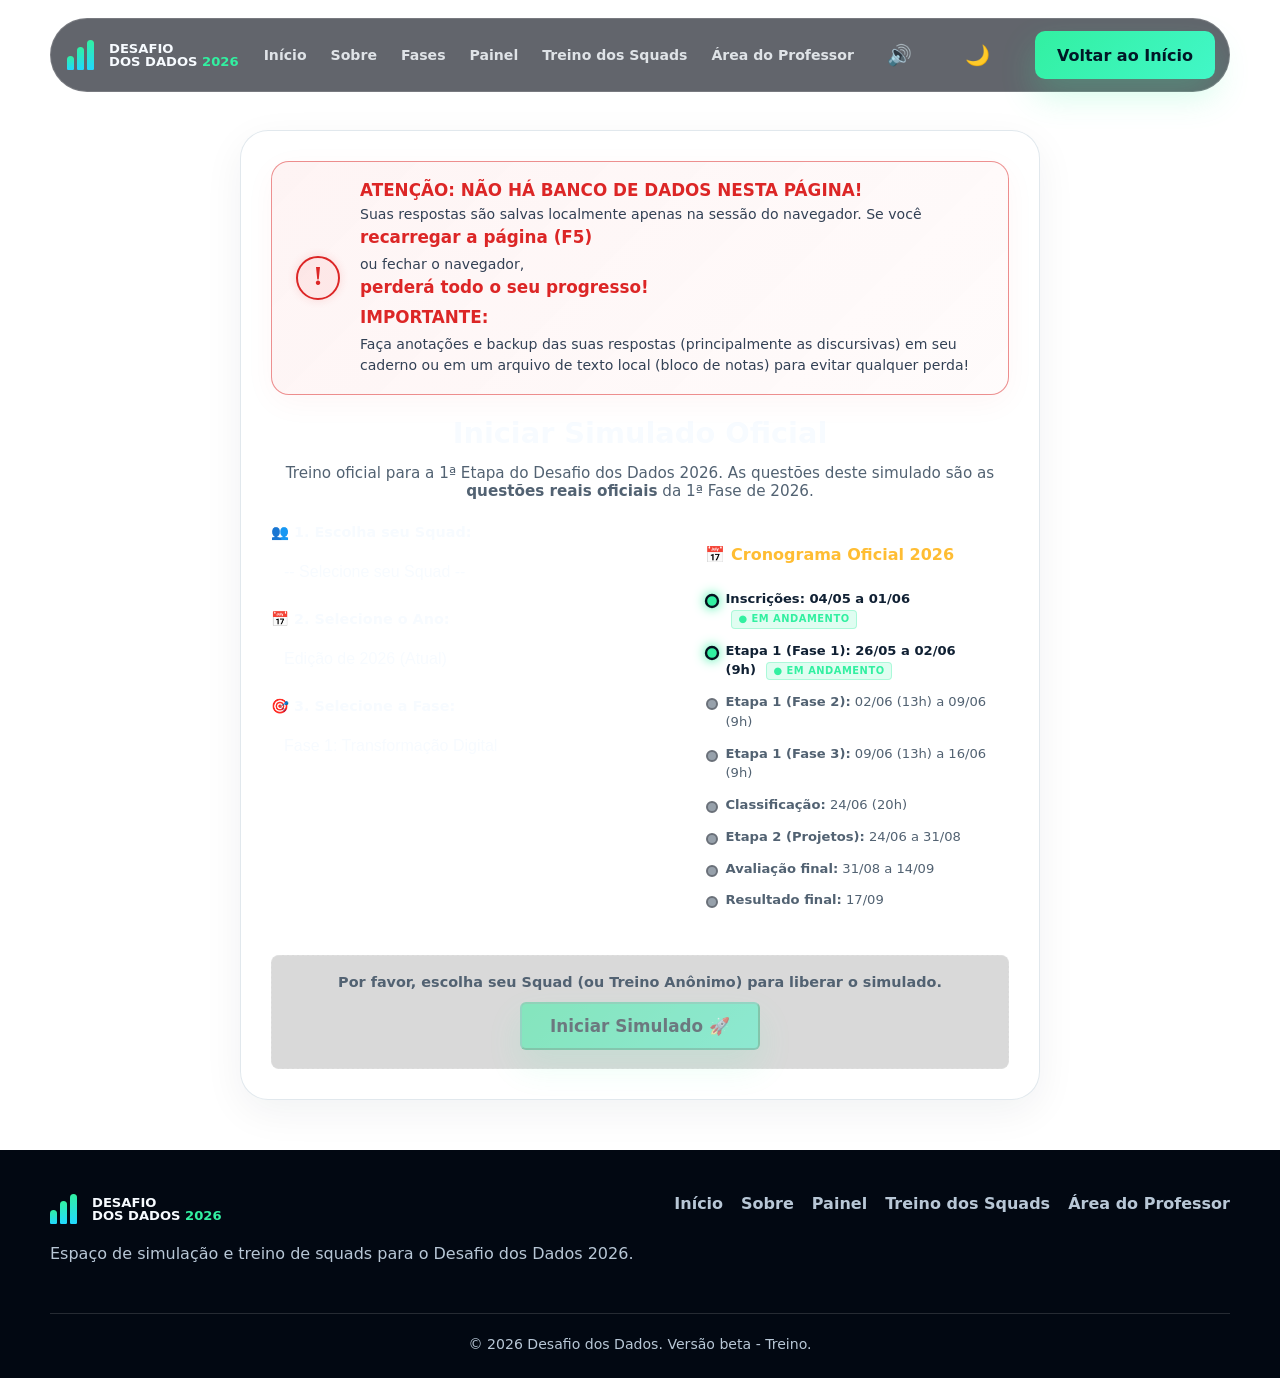
<file: simulado.html>
<!DOCTYPE html>
<html lang="pt-BR">
  <head>
    <meta charset="UTF-8" />
    <meta name="viewport" content="width=device-width, initial-scale=1.0" />
    <meta
      name="description"
      content="Área de Treino e Simulado do Desafio dos Dados 2026. Exercite seus conhecimentos nas 20 questões oficiais e prepare sua equipe da EETEPA Vilhena Alves."
    />
    <title>Treino dos Squads | Desafio dos Dados 2026</title>
    <link rel="icon" href="assets/favicon.svg" type="image/svg+xml" />
    <link rel="stylesheet" href="css/style.css" />
  </head>
  <body class="student-portal-page">
    <header class="site-header" data-header>
      <a class="brand" href="index.html" aria-label="Ir para a página inicial">
        <span class="brand-mark" aria-hidden="true">
          <span></span>
          <span></span>
          <span></span>
        </span>
        <span>
          <strong>Desafio</strong>
          <strong>dos Dados <em>2026</em></strong>
        </span>
      </a>

      <button class="nav-toggle" type="button" aria-label="Abrir menu" aria-expanded="false" data-nav-toggle>
        <span></span>
        <span></span>
        <span></span>
      </button>

      <nav class="main-nav" aria-label="Navegação principal" data-nav>
        <a href="index.html">Início</a>
        <a href="index.html#sobre">Sobre</a>
        <a href="index.html#fases">Fases</a>
        <a href="index.html#dados">Painel</a>
        <a href="simulado.html" class="active">Treino dos Squads</a>
        <a href="orientacao.html">Área do Professor</a>
      </nav>

      <button class="audio-toggle-btn" id="btn-toggle-audio" aria-label="Alternar som" type="button" style="background: transparent; border: none; cursor: pointer; font-size: 1.25rem; color: inherit; padding: 8px; display: inline-flex; align-items: center; justify-content: center; margin-right: 12px; transition: transform 200ms ease;">🔊</button>
      <button class="theme-toggle-btn" aria-label="Alternar tema" type="button">🌙</button>
      <a class="header-action" href="index.html">Voltar ao Início</a>
    </header>

    <main class="simulado-main">
      <!-- Section 1: Startup Selection (Visible by default) -->
      <section class="section section-light squad-select-section" id="squad-select-section" style="padding: 130px 0 50px 0;">
        <div class="container-box select-layout glass-panel" style="max-width: 800px; margin: 0 auto; padding: 30px; text-align: center; border-radius: var(--radius-lg);">
          
          <!-- Flashing Warning Banner -->
          <div class="db-warning-banner flashing-warning" style="margin-bottom: 24px;">
            <div class="warning-circle-badge">
              <span class="warning-circle-inner">!</span>
            </div>
            <div class="warning-content">
              <strong>ATENÇÃO: NÃO HÁ BANCO DE DADOS NESTA PÁGINA!</strong>
              <p>Suas respostas são salvas localmente apenas na sessão do navegador. Se você <strong>recarregar a página (F5)</strong> ou fechar o navegador, <strong>perderá todo o seu progresso!</strong></p>
              <p><strong>IMPORTANTE:</strong> Faça anotações e backup das suas respostas (principalmente as discursivas) em seu caderno ou em um arquivo de texto local (bloco de notas) para evitar qualquer perda!</p>
            </div>
          </div>

          <h2 style="margin-bottom: 8px; color: var(--text-inverse); font-weight: 800; font-size: 1.8rem;">Iniciar Simulado Oficial</h2>
          <p style="color: var(--text-soft); font-size: 0.95rem; margin-bottom: 24px;">
            Treino oficial para a 1ª Etapa do Desafio dos Dados 2026. As questões deste simulado são as <strong>questões reais oficiais</strong> da 1ª Fase de 2026.
          </p>

          <div style="display: grid; grid-template-columns: 1.2fr 1fr; gap: 24px; text-align: left; margin-bottom: 24px; flex-wrap: wrap;" class="selection-grid-container">
            
            <!-- Left Side Selection Fields -->
            <div style="display: flex; flex-direction: column; gap: 16px;">
              <div>
                <label for="start-squad-select" style="display: block; font-weight: bold; margin-bottom: 6px; color: var(--text-inverse); font-size: 0.9rem;">👥 1. Escolha seu Squad:</label>
                <select id="start-squad-select" class="glass-input glass-select" style="width: 100%; padding: 12px; border-radius: 6px; background: rgba(255,255,255,0.05); color: var(--text-inverse); border: 1px solid var(--line-dark); outline: none;">
                  <option value="" disabled selected>-- Selecione seu Squad --</option>
                  <option value="581">Squad 01 — Infinity Tech (ID: 581)</option>
                  <option value="568">Squad 02 — AS++ (ID: 568)</option>
                  <option value="570">Squad 03 — Tronadores (ID: 570)</option>
                  <option value="571">Squad 04 — Comando SQL (ID: 571)</option>
                  <option value="572">Squad 05 — REJY (ID: 572)</option>
                  <option value="574">Squad 06 — Requiem (ID: 574)</option>
                  <option value="578">Squad 07 — Tec (ID: 578)</option>
                  <option value="576">Squad 08 — Smile Friends (ID: 576)</option>
                  <option value="579">Squad 09 — MFCP (ID: 579)</option>
                  <option value="580">Squad 10 — JJM (ID: 580)</option>
                  <option value="anonymous">Treinar de Forma Anônima / Individual</option>
                </select>
              </div>

              <div>
                <label for="start-year-select" style="display: block; font-weight: bold; margin-bottom: 6px; color: var(--text-inverse); font-size: 0.9rem;">📅 2. Selecione o Ano:</label>
                <select id="start-year-select" class="glass-input glass-select" style="width: 100%; padding: 12px; border-radius: 6px; background: rgba(255,255,255,0.05); color: var(--text-inverse); border: 1px solid var(--line-dark); outline: none;">
                  <option value="2026" selected>Edição de 2026 (Atual)</option>
                  <option value="2025">Edição de 2025 (Histórico)</option>
                  <option value="2024">Edição de 2024 (Histórico)</option>
                  <option value="2023">Edição de 2023 (Histórico)</option>
                </select>
              </div>

              <div>
                <label for="start-phase-select" style="display: block; font-weight: bold; margin-bottom: 6px; color: var(--text-inverse); font-size: 0.9rem;">🎯 3. Selecione a Fase:</label>
                <select id="start-phase-select" class="glass-input glass-select" style="width: 100%; padding: 12px; border-radius: 6px; background: rgba(255,255,255,0.05); color: var(--text-inverse); border: 1px solid var(--line-dark); outline: none;">
                  <option value="fase1" selected>Fase 1: Transformação Digital</option>
                  <option value="fase2">Fase 2: Lógica &amp; Programação</option>
                  <option value="fase3">Fase 3: Armazenamento de Dados</option>
                  <option value="projetos">Projetos (Etapa 2)</option>
                </select>
              </div>
            </div>

            <!-- Right Side Chronogram/Dates panel -->
            <div style="background: rgba(255,255,255,0.02); border: 1px solid var(--line-dark); border-radius: 12px; padding: 20px;" class="chronogram-box">
              <h4 style="margin: 0 0 16px 0; color: var(--amber); font-size: 1rem; font-weight: 800; border-bottom: 1px solid var(--line-dark); padding-bottom: 8px; display: flex; align-items: center; gap: 6px;">📅 Cronograma Oficial 2026</h4>
              <ul class="chronogram-list">
                <li class="chronogram-item active"><strong>Inscrições:</strong> 04/05 a 01/06 <span class="live-badge">● Em Andamento</span></li>
                <li class="chronogram-item active"><strong>Etapa 1 (Fase 1):</strong> 26/05 a 02/06 (9h) <span class="live-badge">● Em Andamento</span></li>
                <li class="chronogram-item"><strong>Etapa 1 (Fase 2):</strong> 02/06 (13h) a 09/06 (9h)</li>
                <li class="chronogram-item"><strong>Etapa 1 (Fase 3):</strong> 09/06 (13h) a 16/06 (9h)</li>
                <li class="chronogram-item"><strong>Classificação:</strong> 24/06 (20h)</li>
                <li class="chronogram-item"><strong>Etapa 2 (Projetos):</strong> 24/06 a 31/08</li>
                <li class="chronogram-item"><strong>Avaliação final:</strong> 31/08 a 14/09</li>
                <li class="chronogram-item"><strong>Resultado final:</strong> 17/09</li>
              </ul>
            </div>
          </div>

          <!-- Dynamic Status & Launch Button -->
          <div id="start-action-container" style="margin-top: 24px; padding: 18px; border-radius: 8px; background: rgba(0,0,0,0.15); border: 1px dashed var(--line-dark);">
            <div id="start-status-message" style="font-size: 0.9rem; color: var(--text-soft); margin-bottom: 12px; font-weight: 600;">
              Por favor, escolha seu Squad (ou Treino Anônimo) para liberar o simulado.
            </div>
            <button type="button" id="btn-start-simulation" class="btn btn-primary" disabled style="padding: 12px 28px; font-size: 1.05rem; font-weight: 800; border-radius: 6px; cursor: not-allowed; opacity: 0.5;">
              Iniciar Simulado 🚀
            </button>
            <div id="download-materials-box" style="display: none; margin-top: 12px;">
              <a href="#" id="link-download-pdf" class="btn btn-secondary" style="display: inline-flex; align-items: center; gap: 8px; font-size: 0.85rem;" download>
                📥 Baixar Caderno de Questões (PDF)
              </a>
            </div>
          </div>
        </div>
      </section>

      <!-- Section 2: Quiz Wizard (Hidden by default) -->
      <section class="section section-light quiz-section" id="quiz-section" style="display: none;">
        <div class="simulado-layout container-box">
          
          <!-- Sticky Flashing Warning Banner -->
          <div class="db-warning-banner-sticky flashing-warning" style="margin-bottom: 10px;">
            <div class="warning-circle-badge" style="width: 32px; height: 32px; border-width: 1.5px; box-shadow: 0 0 10px rgba(239, 68, 68, 0.25);">
              <span class="warning-circle-inner" style="font-size: 1.25rem; margin-top: -1px;">!</span>
            </div>
            <div class="warning-content">
              <strong style="font-size: 0.9rem; margin-bottom: 2px;">ATENÇÃO: NÃO HÁ BANCO DE DADOS NESSA PÁGINA!</strong>
              <p style="margin: 0; font-size: 0.8rem; font-weight: 500; color: var(--text-soft);">
                Seu progresso é mantido apenas em memória. <strong>Não atualize a página (F5)</strong> ou perderá suas respostas!
                Faça backup constante das discursivas no seu bloco de notas ou caderno.
              </p>
            </div>
          </div>

          <!-- Column 1: Questions Wizard -->
          <div class="quiz-wizard-card glass-panel">
            <div class="quiz-question-header">
              <div style="display: flex; align-items: center; flex-wrap: wrap; gap: 8px;">
                <span class="q-code-label" id="q-code-wrapper">Questão <strong id="q-number-label">TD01</strong></span>
                <span class="q-level-badge" id="q-level-label">Fácil</span>
                <span style="background: rgba(50,240,161,0.1); border: 1px solid var(--green); color: var(--green); padding: 2px 8px; border-radius: 4px; font-size: 0.72rem; font-weight: 800;">Questões Reais 2026</span>
              </div>
              <span class="q-type-badge" id="q-type-label">múltipla escolha</span>
            </div>

            <h2 id="q-title-label" class="q-title">Carregando tema...</h2>
            
            <!-- Enunciado block -->
            <div class="q-enunciado-block">
              <h3>Enunciado da Questão:</h3>
              <p id="q-enunciado-text">Carregando enunciado...</p>
            </div>

            <!-- Pergunta block -->
            <div class="q-question-block">
              <h3>Pergunta:</h3>
              <p id="q-question-text">Carregando pergunta...</p>
            </div>

            <!-- Interactive Caesar Crypt Tool (Only shown for TD18) -->
            <div class="caesar-tool-wrapper glass-panel" id="caesar-tool-wrapper" style="display: none; margin: 18px 0; padding: 18px;">
              <h3 style="margin-top: 0; color: #008ac2; font-size: 1.05rem;">🛠️ Laboratório da Cifra de César (Didático)</h3>
              <p style="font-size: 0.86rem; color: var(--text-soft); margin-bottom: 12px;">
                Digite qualquer texto abaixo para ver o deslocamento das letras circularmente no alfabeto em tempo real:
              </p>
              <div style="display: flex; gap: 12px; margin-bottom: 12px; align-items: center;">
                <input type="text" id="caesar-input" placeholder="Ex.: desafio dos dados" style="flex: 1; min-height: 38px; border: 1px solid var(--line); padding: 0 10px; border-radius: 6px;" />
                <label style="font-size: 0.86rem; font-weight: bold;">Chave (+k):
                  <select id="caesar-shift" style="min-height: 38px; border: 1px solid var(--line); border-radius: 6px; padding: 0 6px;">
                    <option value="3" selected>3 (Padrão TD18)</option>
                    <option value="1">1</option>
                    <option value="2">2</option>
                    <option value="4">4</option>
                    <option value="5">5</option>
                  </select>
                </label>
              </div>
              <div style="padding: 10px 14px; background: var(--surface-soft); border-radius: 6px; border-left: 4px solid var(--cyan);">
                <span style="font-size: 0.82rem; font-weight: 800; text-transform: uppercase; color: var(--text-soft);">Saída Cifrada:</span>
                <strong id="caesar-output" style="display: block; font-family: monospace; font-size: 1.15rem; color: var(--text); word-break: break-all; margin-top: 4px;">ghvdilr grv gdgrv</strong>
              </div>
            </div>

            <!-- Alternative Answers list -->
            <div class="q-options-wrapper" id="q-options-wrapper">
              <!-- Radio/Checkbox list generated via JS -->
            </div>

            <!-- Discursivas Textarea -->
            <div class="q-discursiva-wrapper" id="q-discursiva-wrapper" style="display: none;">
              <label for="discursiva-input">Digite o algoritmo ou texto da resposta construída:</label>
              <textarea id="discursiva-input" rows="8" placeholder="Escreva aqui a fundamentação teórica ou descrição algorítmica do seu squad..." class="glass-textarea"></textarea>
              <p class="discursiva-notice">Dica: Desenvolva uma resposta detalhada, explicando a lógica e fornecendo exemplos práticos.</p>
            </div>

            <!-- Interactive Didactic Tools (Whiteboard / Canvas / Truth Table) -->
            <div class="didactic-tools-drawer glass-panel" id="didactic-tools-drawer" style="display: none; margin: 18px 0; padding: 18px; border-left: 4px solid var(--amber); background: rgba(255, 189, 51, 0.02); text-align: left;">
              <div class="tools-header" style="display: flex; justify-content: space-between; align-items: center; margin-bottom: 12px; flex-wrap: wrap; gap: 10px;">
                <h3 style="margin: 0; color: var(--amber); font-size: 1.05rem; display: flex; align-items: center; gap: 8px;">
                  <span>✏️</span> Lousa &amp; Ferramentas de Estudo
                </h3>
                <div class="tools-tabs" style="display: flex; gap: 6px; flex-wrap: wrap;">
                  <button type="button" class="tab-btn active" data-tool-tab="draw" style="padding: 4px 10px; border-radius: 4px; font-size: 0.8rem; font-weight: bold; border: 0; cursor: pointer; background: var(--amber); color: #001826;">Lousa Desenho</button>
                  <button type="button" class="tab-btn" data-tool-tab="notes" style="padding: 4px 10px; border-radius: 4px; font-size: 0.8rem; font-weight: bold; border: 0; cursor: pointer; background: rgba(255,255,255,0.08); color: var(--text-inverse);">Rascunho Texto</button>
                  <button type="button" class="tab-btn" data-tool-tab="truthtable" style="padding: 4px 10px; border-radius: 4px; font-size: 0.8rem; font-weight: bold; border: 0; cursor: pointer; background: rgba(255,255,255,0.08); color: var(--text-inverse);">Tabela Verdade</button>
                  <button type="button" class="tab-btn" data-tool-tab="flashcards" style="padding: 4px 10px; border-radius: 4px; font-size: 0.8rem; font-weight: bold; border: 0; cursor: pointer; background: rgba(255,255,255,0.08); color: var(--text-inverse);">Fichas de Estudo</button>
                </div>
              </div>
              
              <!-- Tab 1: Draw Canvas -->
              <div class="tool-tab-content" id="tab-draw">
                <p style="font-size: 0.82rem; color: var(--muted-inverse); margin: 0 0 10px 0;">Desenhe livremente para esboçar esquemas, lógicas e cálculos:</p>
                <canvas id="scratchpad-canvas" width="550" height="240" style="border: 1px solid var(--line-dark); border-radius: 8px; background: #071323; display: block; cursor: crosshair; touch-action: none; width: 100%;"></canvas>
                <div style="display: flex; justify-content: space-between; align-items: center; margin-top: 10px;">
                  <div style="display: flex; gap: 10px; align-items: center;">
                    <span style="font-size: 0.8rem; font-weight: bold; color: var(--text-inverse);">Cor:</span>
                    <button type="button" class="color-pick active" data-color="#32f0a1" style="width: 20px; height: 20px; border-radius: 50%; border: 2px solid white; background: var(--green); cursor: pointer; padding: 0;"></button>
                    <button type="button" class="color-pick" data-color="#21d8ff" style="width: 20px; height: 20px; border-radius: 50%; border: 0; background: var(--cyan); cursor: pointer; padding: 0;"></button>
                    <button type="button" class="color-pick" data-color="#ffffff" style="width: 20px; height: 20px; border-radius: 50%; border: 0; background: #ffffff; cursor: pointer; padding: 0;"></button>
                  </div>
                  <button type="button" id="btn-clear-canvas" class="btn btn-secondary" style="min-height: 32px; padding: 0 12px; font-size: 0.8rem;">Limpar Lousa</button>
                </div>
              </div>
              
              <!-- Tab 2: Text Notes -->
              <div class="tool-tab-content" id="tab-notes" style="display: none;">
                <p style="font-size: 0.82rem; color: var(--muted-inverse); margin: 0 0 10px 0;">Escreva anotações ou rascunhos de cálculos (salvos por questão):</p>
                <textarea id="scratchpad-text" rows="6" style="width: 100%; border: 1px solid var(--line-dark); border-radius: 6px; padding: 10px; font-size: 0.9rem; font-family: monospace; outline: none; background: rgba(255,255,255,0.05); color: var(--text-inverse);" placeholder="Digite suas notas aqui..."></textarea>
              </div>
 
              <!-- Tab 3: Truth Table Tool -->
              <div class="tool-tab-content" id="tab-truthtable" style="display: none;">
                <p style="font-size: 0.82rem; color: var(--muted-inverse); margin: 0 0 10px 0;">Simulador de Portas Lógicas para testar lógica condicional:</p>
                <div style="display: flex; gap: 12px; align-items: center; justify-content: center; margin-bottom: 12px; flex-wrap: wrap;">
                  <label style="font-size: 0.86rem; font-weight: bold; color: var(--text-inverse); display: flex; align-items: center; gap: 4px;">A:
                    <select id="logic-a" style="padding: 4px; border-radius: 4px; border: 1px solid var(--line-dark); background: rgba(255,255,255,0.05); color: var(--text-inverse);">
                      <option value="0" style="background: var(--bg-strong);">0 (Falso)</option>
                      <option value="1" style="background: var(--bg-strong);">1 (Verdadeiro)</option>
                    </select>
                  </label>
                  <label style="font-size: 0.86rem; font-weight: bold; color: var(--text-inverse); display: flex; align-items: center; gap: 4px;">Operador:
                    <select id="logic-op" style="padding: 4px; border-radius: 4px; border: 1px solid var(--line-dark); background: rgba(255,255,255,0.05); color: var(--text-inverse);">
                      <option value="AND" style="background: var(--bg-strong);">E (AND)</option>
                      <option value="OR" style="background: var(--bg-strong);">OU (OR)</option>
                      <option value="XOR" style="background: var(--bg-strong);">OU EXCLUSIVO (XOR)</option>
                    </select>
                  </label>
                  <label style="font-size: 0.86rem; font-weight: bold; color: var(--text-inverse); display: flex; align-items: center; gap: 4px;">B:
                    <select id="logic-b" style="padding: 4px; border-radius: 4px; border: 1px solid var(--line-dark); background: rgba(255,255,255,0.05); color: var(--text-inverse);">
                      <option value="0" style="background: var(--bg-strong);">0 (Falso)</option>
                      <option value="1" style="background: var(--bg-strong);">1 (Verdadeiro)</option>
                    </select>
                  </label>
                </div>
                
                <!-- Circuit diagram graphic representation -->
                <div class="logic-circuit-visual" style="display: flex; align-items: center; justify-content: center; gap: 10px; margin: 15px 0; padding: 12px; background: rgba(0,0,0,0.2); border-radius: 8px; border: 1px dashed var(--line-dark); overflow-x: auto;">
                  <div class="inputs" style="display: flex; flex-direction: column; gap: 20px;">
                    <div id="visual-input-a" class="circuit-node" style="padding: 6px 12px; border-radius: 4px; background: rgba(255,255,255,0.05); border: 1px solid var(--line-dark); color: var(--text-inverse); font-family: monospace; font-size: 0.82rem; font-weight: bold; transition: all 0.3s; white-space: nowrap;">A: 0</div>
                    <div id="visual-input-b" class="circuit-node" style="padding: 6px 12px; border-radius: 4px; background: rgba(255,255,255,0.05); border: 1px solid var(--line-dark); color: var(--text-inverse); font-family: monospace; font-size: 0.82rem; font-weight: bold; transition: all 0.3s; white-space: nowrap;">B: 0</div>
                  </div>
                  <div class="wires-in" style="display: flex; flex-direction: column; justify-content: space-around; height: 60px; width: 25px; flex-shrink: 0;">
                    <div id="wire-a" style="height: 2px; width: 100%; background: #334e68; transition: all 0.3s;"></div>
                    <div id="wire-b" style="height: 2px; width: 100%; background: #334e68; transition: all 0.3s;"></div>
                  </div>
                  <div id="visual-gate" style="padding: 10px 16px; border-radius: 6px; background: var(--bg-strong); border: 2px solid var(--line-dark); color: var(--amber); font-weight: 900; font-size: 0.9rem; font-family: monospace; transition: all 0.3s; text-transform: uppercase; white-space: nowrap; flex-shrink: 0;">AND</div>
                  <div class="wires-out" style="width: 25px; display: flex; align-items: center; flex-shrink: 0;">
                    <div id="wire-out" style="height: 2px; width: 100%; background: #334e68; transition: all 0.3s;"></div>
                  </div>
                  <div id="visual-result" class="circuit-node" style="padding: 8px 14px; border-radius: 4px; background: rgba(255,255,255,0.05); border: 1px solid var(--line-dark); color: var(--text-inverse); font-family: monospace; font-size: 0.82rem; font-weight: bold; transition: all 0.3s; white-space: nowrap;">SAÍDA: 0</div>
                </div>
                
                <div style="text-align: center; padding: 6px; border-radius: 6px; font-weight: bold; color: var(--text-inverse); font-size: 0.9rem; display: none;">
                  Resultado: <span id="logic-result" style="color: var(--green); font-size: 1.1rem;">0 (Falso)</span>
                </div>
              </div>

              <!-- Tab 4: Flashcards -->
              <div class="tool-tab-content" id="tab-flashcards" style="display: none;">
                <p style="font-size: 0.82rem; color: var(--muted-inverse); margin: 0 0 10px 0;">Fichas interativas de conceitos-chave (Estude e ganhe XP de bônus):</p>
                <div class="flashcard-container" id="flashcard-click-trigger" style="perspective: 1000px; margin: 10px auto; width: 100%; max-width: 440px; height: 160px; cursor: pointer;">
                  <div class="flashcard-inner" id="flashcard-inner" style="position: relative; width: 100%; height: 100%; text-align: center; transition: transform 0.6s; transform-style: preserve-3d; border-radius: 8px; box-shadow: 0 4px 15px rgba(0,0,0,0.2);">
                    
                    <!-- Front side -->
                    <div class="flashcard-front" style="position: absolute; width: 100%; height: 100%; backface-visibility: hidden; background: rgba(255,255,255,0.05); border: 1px solid var(--line-dark); border-radius: 8px; display: flex; flex-direction: column; justify-content: center; align-items: center; padding: 15px; box-sizing: border-box;">
                      <span style="font-size: 0.76rem; font-weight: 800; text-transform: uppercase; color: var(--amber); letter-spacing: 0.5px;" id="flashcard-front-title">Questão TD01</span>
                      <p style="font-size: 0.88rem; line-height: 1.4; margin: 8px 0 0 0; color: var(--text-inverse); font-weight: 500;" id="flashcard-front-concept">Conceito principal...</p>
                      <span style="font-size: 0.72rem; color: var(--muted-inverse); margin-top: auto; opacity: 0.8;">🔄 Clique para revelar a dica de lousa</span>
                    </div>
                    
                    <!-- Back side -->
                    <div class="flashcard-back" style="position: absolute; width: 100%; height: 100%; backface-visibility: hidden; background: rgba(255, 189, 51, 0.05); border: 1px solid var(--amber); border-radius: 8px; display: flex; flex-direction: column; justify-content: center; align-items: center; padding: 15px; box-sizing: border-box; transform: rotateY(180deg);">
                      <span style="font-size: 0.76rem; font-weight: 800; text-transform: uppercase; color: var(--amber); letter-spacing: 0.5px;">Dica de Lousa (Notas)</span>
                      <p style="font-size: 0.86rem; line-height: 1.4; margin: 8px 0 0 0; color: var(--text-inverse); font-style: italic;" id="flashcard-back-notes">Notas da lousa...</p>
                      <span style="font-size: 0.72rem; color: var(--muted-inverse); margin-top: auto; opacity: 0.8;">🔄 Clique para voltar ao conceito</span>
                    </div>
                    
                  </div>
                </div>
                <div style="text-align: center; margin-top: 12px;">
                  <button type="button" id="btn-claim-flashcard-xp" class="btn btn-primary" style="background: linear-gradient(135deg, var(--amber), #ff9900); color: #001826; border: 0; min-height: 38px; padding: 0 16px; font-weight: 800; border-radius: 6px; box-shadow: 0 4px 12px rgba(255,189,51,0.25);">Estudei esse Conceito (+5 XP) 🎓</button>
                </div>
              </div>
            </div>

            <!-- Action buttons -->
            <div class="quiz-actions-row">
              <button class="btn btn-secondary" id="btn-hint">💡 Dica Metodológica</button>
              <button class="btn btn-secondary" id="btn-toggle-lousa">✏️ Abrir Lousa</button>
              <button class="btn btn-primary" id="btn-check-answer">Verificar Resposta</button>
            </div>

            <!-- Hint Panel -->
            <div class="hint-panel" id="hint-panel" style="display: none;">
              <strong style="color: var(--amber);">💡 Apoio Conceitual:</strong>
              <p id="hint-text">Dica conceitual...</p>
            </div>

            <!-- Verification Feedback -->
            <div class="feedback-panel" id="feedback-panel" style="display: none;">
              <p id="feedback-text">Feedback explicativo...</p>
            </div>

            <!-- Concept Key Panel -->
            <button class="btn btn-secondary" id="btn-show-concept" style="margin-top: 10px; width: 100%; justify-content: center; display: flex; align-items: center; gap: 8px;"><span>📖</span> Ver Conceitos-Chave</button>
            <div class="concept-panel glass-panel" id="concept-panel" style="display: none; margin-top: 12px; padding: 16px; border-left: 4px solid var(--blue); text-align: left;">
              <h4 style="margin: 0 0 8px 0; color: var(--blue); font-size: 0.95rem;">📖 Conceitos-Chave da Questão</h4>
              <p id="concept-text" style="font-size: 0.86rem; line-height: 1.5; margin: 0; color: var(--text-soft);"></p>
            </div>

            <!-- Teacher Mode Content Panel -->
            <div class="teacher-panel glass-panel" id="teacher-panel" style="display: none; margin-top: 15px; padding: 18px; border-left: 4px solid var(--green); background: rgba(50,240,161,0.03); text-align: left;">
              <h4 style="margin: 0 0 8px 0; color: var(--green); font-size: 0.95rem;">👨‍🏫 Notas do Professor (Exclusivo)</h4>
              <div style="margin-bottom: 10px; font-size: 0.86rem;">
                <strong>Resposta Correta:</strong> <span id="teacher-correct-answer" style="color: var(--green); font-weight: bold; font-size: 1rem;"></span>
              </div>
              <div style="margin-bottom: 10px; font-size: 0.86rem; line-height: 1.5;">
                <strong>Justificativa Pedagógica:</strong>
                <p id="teacher-explanation" style="margin: 4px 0 0 0; color: var(--text-soft);"></p>
              </div>
              <div style="font-size: 0.86rem; line-height: 1.5;">
                <strong>Dica de Lousa (Notas de Aula):</strong>
                <p id="teacher-notes" style="margin: 4px 0 0 0; color: var(--text-soft); font-style: italic;"></p>
              </div>
            </div>
            
            <!-- Navigation controls -->
            <div class="quiz-nav-row">
              <button class="btn btn-secondary" id="btn-prev">⬅ Anterior</button>
              <button class="btn btn-secondary" id="btn-next">Próximo ➡</button>
              <button class="btn btn-primary" id="btn-finish" style="display: none; background: linear-gradient(135deg, var(--green), #42f7c8); color: #001826;">Finalizar Simulado 🏁</button>
            </div>
          </div>

          <!-- Column 2: Sidebar Status & Gamification -->
          <div class="quiz-sidebar-panel">
            
            <!-- Squad Selector Card -->
            <div class="sidebar-card glass-panel squad-sidebar-card">
              <h3>Squad Ativo</h3>
              <div class="squad-select-group">
                <select id="squad-select-dropdown" class="glass-input" style="width: 100%; margin-bottom: 8px;">
                  <option value="" disabled selected>-- Escolha seu Squad --</option>
                  <option value="581">Squad 01 — Infinity Tech (ID: 581)</option>
                  <option value="568">Squad 02 — AS++ (ID: 568)</option>
                  <option value="570">Squad 03 — Tronadores (ID: 570)</option>
                  <option value="571">Squad 04 — Comando SQL (ID: 571)</option>
                  <option value="572">Squad 05 — REJY (ID: 572)</option>
                  <option value="574">Squad 06 — Requiem (ID: 574)</option>
                  <option value="578">Squad 07 — Tec (ID: 578)</option>
                  <option value="576">Squad 08 — Smile Friends (ID: 576)</option>
                  <option value="579">Squad 09 — MFCP (ID: 579)</option>
                  <option value="580">Squad 10 — JJM (ID: 580)</option>
                  <option value="anonymous">Treinar de Forma Anônima / Individual</option>
                </select>
              </div>
              <div id="squad-info-sidebar" style="display: none; border-top: 1px solid var(--line); padding-top: 10px; margin-top: 10px;">
                <p style="font-size: 0.8rem; line-height: 1.4; margin: 0 0 10px 0; color: var(--text-soft);">
                  <strong>Integrantes:</strong> <span id="squad-members-list"></span>
                </p>
                <div class="squad-gallery-sidebar" id="squad-gallery-sidebar" style="display: grid; grid-template-columns: repeat(4, 1fr); gap: 6px;"></div>
              </div>
            </div>
            
            <!-- Points and XP Card -->
            <div class="sidebar-card glass-panel stats-card">
              <h3>Seu Progresso</h3>
              <div class="progress-bar-outer">
                <div class="progress-bar-inner" id="progress-bar-inner" style="width: 0%;"></div>
              </div>
              
              <div class="stats-row" style="margin-top: 14px;">
                <span>XP Acumulado:</span>
                <strong id="xp-counter">0 XP</strong>
              </div>
              
              <div class="stats-row" style="margin-top: 8px;">
                <span>Nível do Squad:</span>
                <strong id="level-label" style="color: var(--green);">Nível 1</strong>
              </div>
              <div class="level-bar-outer" style="height: 6px; background: rgba(255,255,255,0.1); border-radius: 99px; overflow: hidden; margin-top: 6px;">
                <div class="level-bar-inner" id="level-bar-inner" style="width: 0%; height: 100%; background: var(--green); transition: width 300ms ease;"></div>
              </div>
              <div style="display: flex; justify-content: space-between; font-size: 0.72rem; color: var(--muted-inverse); margin-top: 4px;">
                <span id="level-xp-current">0 XP</span>
                <span id="level-xp-next">40 XP para o Nível 2</span>
              </div>
              
              <div class="stats-row" style="margin-top: 12px; border-top: 1px solid var(--line-dark); padding-top: 10px;">
                <span>Rank do Squad:</span>
                <strong id="rank-label" style="color: var(--cyan);">Explorador 🌐</strong>
              </div>
              
              <!-- Fire Streak row -->
              <div class="stats-row streak-row" id="streak-row" style="display: none; margin-top: 10px; background: rgba(255, 189, 51, 0.12); padding: 6px 10px; border-radius: var(--radius-sm); border-left: 3px solid var(--amber); align-items: center; justify-content: space-between;">
                <span style="color: var(--amber); font-weight: bold; display: flex; align-items: center; gap: 4px; font-size: 0.84rem;">🔥 Combo de Acertos:</span>
                <strong id="streak-counter" style="color: var(--amber); font-size: 1.05rem;">0x</strong>
              </div>
            </div>

            <!-- Questions Checklist Grid -->
            <div class="sidebar-card glass-panel questions-grid-card">
              <h3>Navegação de Questões</h3>
              <div class="status-legend">
                <div class="legend-item"><span class="leg-un"></span> Não visitado</div>
                <div class="legend-item"><span class="leg-correct"></span> Correto</div>
                <div class="legend-item"><span class="leg-incorrect"></span> Incorreto</div>
                <div class="legend-item"><span class="leg-disc"></span> Discursiva</div>
              </div>
              <div class="sidebar-questions-list" id="sidebar-questions-list">
                <!-- Buttons generated via JS -->
              </div>
            </div>

            <!-- Badges Unlocked Grid -->
            <div class="sidebar-card glass-panel achievements-card">
              <h3>Medalhas Conquistadas</h3>
              <div class="badges-list" id="badges-list">
                <!-- Badges generated via JS -->
              </div>
            </div>

            <!-- Teacher Mode Access Card -->
            <div class="sidebar-card glass-panel teacher-card-access">
              <h3>Modo Professor</h3>
              <button class="btn btn-secondary" id="btn-toggle-teacher-mode" style="width: 100%; display: flex; align-items: center; justify-content: center; gap: 8px;">
                <span>👨‍🏫</span> Ativar Modo Aula
              </button>
              <div id="teacher-projection-controls" style="display: none; margin-top: 10px; border-top: 1px solid var(--line); padding-top: 10px; text-align: center;">
                <label style="font-size: 0.8rem; font-weight: bold; cursor: pointer; display: inline-flex; align-items: center; gap: 6px;">
                  <input type="checkbox" id="check-projection-mode" /> Aumentar Fontes (Projeção)
                </label>
              </div>
            </div>
            
          </div>
        </div>
      </section>

      <!-- Section 3: Final Results & Export (Hidden by default) -->
      <section class="section section-dark results-section" id="results-section" style="display: none;">
        <div class="results-container container-box">
          <div class="results-card glass-panel text-center" style="max-width: 720px; margin: 0 auto; padding: 48px; text-align: center;">
            <div class="trophy-icon" style="font-size: 4.5rem; margin-bottom: 20px; filter: drop-shadow(0 0 15px rgba(50,240,161,0.4));">🏆</div>
            <h1 style="color: var(--text-inverse);">Parabéns, Squad <span id="res-squad-name">Infinity Tech</span>!</h1>
            <p style="color: var(--muted-inverse); font-size: 1.1rem; line-height: 1.6; margin-bottom: 24px;">
              Vocês concluíram a rodada de treino do Desafio dos Dados 2026.
            </p>
            <div style="padding: 20px; background: rgba(255,255,255,0.05); border-radius: 12px; margin-bottom: 32px; border: 1px solid var(--line-dark);">
              <p id="res-score-text" style="color: var(--text-inverse); font-size: 1.05rem; line-height: 1.6; margin: 0;"></p>
            </div>
            
            <h3 style="color: var(--text-inverse); margin-bottom: 16px;">Conquistas Consolidadas:</h3>
            <div class="results-medals-list" id="res-medals-list" style="display: flex; justify-content: center; gap: 14px; flex-wrap: wrap; margin-bottom: 40px;">
              <!-- Medal list -->
            </div>

            <div class="results-actions" style="display: flex; flex-direction: column; align-items: center; gap: 16px; justify-content: center; margin-bottom: 24px;">
              <div style="display: flex; gap: 12px; align-items: center; flex-wrap: wrap; justify-content: center;">
                <label for="export-format-select" style="font-weight: bold; color: var(--text-inverse);">Formato de Exportação:</label>
                <select id="export-format-select" class="glass-input" style="padding: 8px 12px; border-radius: 6px; background: rgba(255,255,255,0.05); color: var(--text-inverse); border: 1px solid var(--line-dark); min-width: 220px; outline: none; font-family: inherit;">
                  <option value="txt" style="background: var(--bg-strong); color: var(--text-inverse);">Arquivo de Texto (.TXT)</option>
                  <option value="json" style="background: var(--bg-strong); color: var(--text-inverse);">Dados Estruturados (.JSON)</option>
                  <option value="csv" style="background: var(--bg-strong); color: var(--text-inverse);">Planilha Separada por Ponto e Vírgula (.CSV)</option>
                  <option value="xlsx" style="background: var(--bg-strong); color: var(--text-inverse);">Planilha Excel (.XLSX)</option>
                  <option value="pdf" style="background: var(--bg-strong); color: var(--text-inverse);">Documento PDF para Impressão (.PDF)</option>
                </select>
                <button class="btn btn-primary" id="btn-export-gabarito">💾 Exportar Gabarito</button>
              </div>
              <button class="btn btn-secondary" id="btn-restart-quiz">Reiniciar Simulado 🔄</button>
            </div>
            <p style="font-size: 0.86rem; color: var(--muted-inverse); margin-top: 24px;">
              Dica: O arquivo exportado contém as respostas de múltipla escolha marcadas e as suas redações discursivas, facilitando o preenchimento no formulário oficial do Desafio.
            </p>
          </div>
        </div>
      </section>
    </main>

    <!-- Toast Notifications Container -->
    <div class="toast-container" id="toast-container-element"></div>

    <footer class="site-footer">
      <div class="footer-brand">
        <a class="brand" href="index.html">
          <span class="brand-mark" aria-hidden="true">
            <span></span>
            <span></span>
            <span></span>
          </span>
          <span>
            <strong>Desafio</strong>
            <strong>dos Dados <em>2026</em></strong>
          </span>
        </a>
        <p>Espaço de simulação e treino de squads para o Desafio dos Dados 2026.</p>
      </div>
      <div class="footer-links">
        <a href="index.html">Início</a>
        <a href="index.html#sobre">Sobre</a>
        <a href="index.html#dados">Painel</a>
        <a href="simulado.html">Treino dos Squads</a>
        <a href="orientacao.html">Área do Professor</a>
      </div>
      <p class="copyright">© 2026 Desafio dos Dados. Versão beta - Treino.</p>
    </footer>

    <script src="js/script.js"></script>
    <script src="js/simulado.js"></script>
  </body>
</html>
</file>
<file: css/style.css>
:root {
  --bg: #06111f;
  --bg-strong: #020812;
  --surface: #ffffff;
  --surface-soft: #f4f8fb;
  --surface-dark: rgba(7, 19, 35, 0.78);
  --line: rgba(121, 150, 172, 0.22);
  --line-dark: rgba(255, 255, 255, 0.14);
  --text: #102033;
  --text-soft: #526272;
  --text-inverse: #f7fbff;
  --muted-inverse: #b8c7d6;
  --cyan: #21d8ff;
  --green: #32f0a1;
  --amber: #ffbd33;
  --blue: #4c8dff;
  --shadow: 0 24px 70px rgba(3, 18, 35, 0.18);
  --radius-sm: 10px;
  --radius-md: 18px;
  --radius-lg: 28px;
  --container: min(1180px, calc(100% - 40px));
  font-family: Inter, ui-sans-serif, system-ui, -apple-system, BlinkMacSystemFont, "Segoe UI", sans-serif;
}

* {
  box-sizing: border-box;
}

html {
  scroll-behavior: smooth;
}

body {
  margin: 0;
  background: var(--surface-soft);
  color: var(--text);
  letter-spacing: 0;
}

body.nav-open {
  overflow: hidden;
}

a {
  color: inherit;
  text-decoration: none;
}

button,
input {
  font: inherit;
}

.site-header {
  position: fixed;
  inset: 0 0 auto;
  z-index: 20;
  display: flex;
  align-items: center;
  justify-content: space-between;
  gap: 24px;
  width: var(--container);
  margin: 18px auto 0;
  padding: 12px 14px 12px 16px;
  border: 1px solid rgba(255, 255, 255, 0.14);
  border-radius: 999px;
  background: rgba(2, 8, 18, 0.62);
  color: var(--text-inverse);
  backdrop-filter: blur(22px);
  transition: background 180ms ease, border-color 180ms ease, box-shadow 180ms ease;
}

.site-header.is-scrolled {
  background: rgba(2, 8, 18, 0.9);
  border-color: rgba(255, 255, 255, 0.2);
  box-shadow: 0 18px 50px rgba(0, 0, 0, 0.25);
}

.brand {
  display: inline-flex;
  align-items: center;
  gap: 12px;
  min-width: max-content;
  font-size: 0.82rem;
  line-height: 1;
  text-transform: uppercase;
}

.brand strong {
  display: block;
  font-weight: 900;
}

.brand em {
  color: var(--green);
  font-style: normal;
}

.brand-mark {
  display: inline-grid;
  grid-template-columns: repeat(3, 7px);
  align-items: end;
  gap: 3px;
  width: 30px;
  height: 30px;
}

.brand-mark span {
  display: block;
  border-radius: 6px 6px 2px 2px;
  background: linear-gradient(180deg, var(--green), var(--cyan));
}

.brand-mark span:nth-child(1) {
  height: 14px;
}

.brand-mark span:nth-child(2) {
  height: 23px;
}

.brand-mark span:nth-child(3) {
  height: 30px;
}

.main-nav {
  display: flex;
  align-items: center;
  gap: 24px;
  color: rgba(247, 251, 255, 0.84);
  font-size: 0.88rem;
  font-weight: 700;
}

.main-nav a {
  transition: color 180ms ease;
}

.main-nav a:hover {
  color: var(--green);
}

.header-action,
.btn {
  display: inline-flex;
  align-items: center;
  justify-content: center;
  min-height: 48px;
  padding: 0 22px;
  border-radius: var(--radius-sm);
  font-weight: 850;
}

.header-action,
.btn-primary {
  background: linear-gradient(135deg, var(--green), #42f7c8);
  color: #001826;
  box-shadow: 0 16px 34px rgba(50, 240, 161, 0.23);
}

.btn-secondary {
  border: 1px solid rgba(255, 255, 255, 0.2);
  color: var(--text-inverse);
}

.nav-toggle {
  display: none;
  width: 44px;
  height: 44px;
  border: 0;
  border-radius: 50%;
  background: rgba(255, 255, 255, 0.1);
  color: var(--text-inverse);
}

.nav-toggle span {
  display: block;
  width: 18px;
  height: 2px;
  margin: 4px auto;
  border-radius: 999px;
  background: currentColor;
}

.section {
  padding: 96px 0;
}

.section-dark {
  background: var(--bg);
  color: var(--text-inverse);
}

.section-light {
  background: var(--surface);
}

.hero {
  position: relative;
  min-height: auto;
  overflow: hidden;
  padding: 120px 0 50px;
}

.hero::after {
  position: absolute;
  inset: auto 0 -1px;
  height: 76px;
  background: linear-gradient(180deg, rgba(6, 17, 31, 0), var(--surface));
  content: "";
}

.hero-bg {
  position: absolute;
  inset: 0;
  background:
    linear-gradient(90deg, rgba(2, 8, 18, 0.96) 0%, rgba(2, 8, 18, 0.84) 34%, rgba(2, 8, 18, 0.3) 68%),
    linear-gradient(180deg, rgba(2, 8, 18, 0.15), rgba(2, 8, 18, 0.92)),
    url("../assets/hero-data-analytics.png") center / cover no-repeat;
  transform: scale(1.02);
}

.hero-content {
  position: relative;
  z-index: 2;
  display: grid;
  grid-template-columns: 1fr;
  align-items: center;
  gap: 30px;
  width: var(--container);
  margin: 0 auto;
  text-align: center;
}

.hero-copy {
  display: flex;
  flex-direction: column;
  align-items: center;
}

.hero-copy h1 {
  max-width: 800px;
  margin: 0 auto;
  font-size: clamp(2.2rem, 5vw, 3.8rem);
  line-height: 1.1;
  text-align: center;
  letter-spacing: -0.02em;
}

.hero-copy h1::first-line {
  color: var(--text-inverse);
}

.hero-copy p {
  max-width: 640px;
  margin: 18px auto 0;
  color: var(--muted-inverse);
  font-size: clamp(1.05rem, 1.5vw, 1.22rem);
  line-height: 1.6;
  text-align: center;
}

.hero-actions,
.hero-proof {
  display: flex;
  flex-wrap: wrap;
  justify-content: center;
  gap: 16px;
  margin-top: 30px;
}

.hero-proof {
  gap: 26px;
  margin-top: 36px;
}

.hero-proof div {
  padding-left: 16px;
  border-left: 2px solid rgba(33, 216, 255, 0.5);
}

.hero-proof dt {
  margin-bottom: 6px;
  color: var(--text-inverse);
  font-weight: 850;
}

.hero-proof dd {
  margin: 0;
  color: var(--muted-inverse);
  font-size: 0.92rem;
}

.hero-panel,
.analytics-card {
  border: 1px solid var(--line-dark);
  border-radius: var(--radius-lg);
  background: linear-gradient(180deg, rgba(10, 28, 49, 0.86), rgba(6, 17, 31, 0.72));
  box-shadow: 0 28px 80px rgba(0, 0, 0, 0.35);
  backdrop-filter: blur(16px);
}

.hero-panel {
  padding: 24px;
}

.panel-header,
.card-top {
  display: flex;
  align-items: center;
  justify-content: space-between;
  gap: 16px;
  color: var(--muted-inverse);
  font-size: 0.82rem;
  font-weight: 800;
  text-transform: uppercase;
}

.panel-header strong,
.card-top strong {
  color: var(--green);
  text-transform: none;
}

.signal-chart {
  display: grid;
  grid-template-columns: repeat(7, 1fr);
  align-items: end;
  gap: 10px;
  height: 190px;
  margin: 28px 0;
  padding: 18px;
  border-radius: var(--radius-md);
  background:
    linear-gradient(rgba(255, 255, 255, 0.05) 1px, transparent 1px),
    linear-gradient(90deg, rgba(255, 255, 255, 0.05) 1px, transparent 1px),
    rgba(255, 255, 255, 0.04);
  background-size: 100% 25%, 16.66% 100%, auto;
}

.signal-chart span {
  min-height: 22px;
  border-radius: 999px 999px 5px 5px;
  background: linear-gradient(180deg, var(--cyan), rgba(33, 216, 255, 0.15));
}

.signal-chart span:nth-child(even) {
  background: linear-gradient(180deg, var(--green), rgba(50, 240, 161, 0.13));
}

.panel-grid {
  display: grid;
  grid-template-columns: repeat(2, 1fr);
  gap: 12px;
}

.panel-grid div {
  padding: 16px;
  border: 1px solid var(--line-dark);
  border-radius: var(--radius-md);
  background: rgba(255, 255, 255, 0.05);
}

.panel-grid span {
  display: block;
  color: var(--muted-inverse);
  font-size: 0.82rem;
}

.panel-grid strong {
  display: block;
  margin-top: 6px;
  color: var(--text-inverse);
  font-size: 2rem;
}

.hero-panel p {
  color: var(--muted-inverse);
  line-height: 1.6;
}

.section-heading {
  width: var(--container);
  max-width: 850px;
  margin: 0 auto 52px;
  text-align: center;
}

.section-heading.compact {
  margin-bottom: 38px;
}

.section-label {
  display: inline-block;
  margin-bottom: 12px;
  color: #008ac2;
  font-size: 0.76rem;
  font-weight: 950;
  letter-spacing: 0.12em;
  text-transform: uppercase;
}

.section-dark .section-label,
.dashboard-section .section-label {
  color: var(--cyan);
}

h2 {
  margin: 0;
  font-size: clamp(2.2rem, 4vw, 4.1rem);
  line-height: 1.04;
  letter-spacing: 0;
}

h3 {
  margin: 0;
  font-size: 1.18rem;
}

.section-heading p,
.dashboard-intro p,
.cta-content p {
  color: var(--text-soft);
  font-size: 1.03rem;
  line-height: 1.75;
}

.section-dark .section-heading p,
.dashboard-intro p,
.cta-content p {
  color: var(--muted-inverse);
}

.value-grid,
.number-grid {
  display: grid;
  grid-template-columns: repeat(4, 1fr);
  gap: 18px;
  width: var(--container);
  margin: 0 auto;
}

.value-card,
.number-grid article {
  padding: 28px;
  border: 1px solid var(--line);
  border-radius: var(--radius-md);
  background: var(--surface);
  box-shadow: 0 18px 45px rgba(14, 39, 64, 0.08);
}

.value-card p {
  color: var(--text-soft);
  line-height: 1.65;
}

.icon {
  display: block;
  width: 50px;
  height: 50px;
  margin-bottom: 22px;
  border-radius: 18px;
  background: linear-gradient(135deg, rgba(33, 216, 255, 0.16), rgba(50, 240, 161, 0.16));
  position: relative;
}

.icon::before,
.icon::after {
  position: absolute;
  content: "";
}

.target-icon::before {
  inset: 12px;
  border: 3px solid var(--cyan);
  border-radius: 50%;
}

.target-icon::after {
  inset: 21px;
  border-radius: 50%;
  background: var(--cyan);
}

.data-icon::before {
  left: 14px;
  right: 14px;
  bottom: 12px;
  height: 8px;
  border-radius: 50%;
  background: var(--green);
  box-shadow: 0 -10px 0 var(--green), 0 -20px 0 var(--green);
}

.insight-icon::before {
  left: 15px;
  top: 10px;
  width: 20px;
  height: 24px;
  border: 3px solid var(--amber);
  border-radius: 50% 50% 42% 42%;
}

.impact-icon::before {
  left: 13px;
  top: 12px;
  width: 24px;
  height: 20px;
  border: 3px solid var(--blue);
  border-radius: 7px;
}

.objective-band {
  background:
    radial-gradient(circle at 20% 20%, rgba(33, 216, 255, 0.15), transparent 34%),
    linear-gradient(135deg, #eef7fb, #ffffff);
}

.split-layout {
  display: grid;
  grid-template-columns: 0.85fr 1.15fr;
  gap: 46px;
  width: var(--container);
  margin: 0 auto;
}

.objective-list {
  display: grid;
  gap: 16px;
}

.objective-list article {
  display: grid;
  grid-template-columns: 58px 1fr;
  gap: 18px;
  align-items: start;
  padding: 22px;
  border: 1px solid rgba(16, 32, 51, 0.08);
  border-radius: var(--radius-md);
  background: rgba(255, 255, 255, 0.72);
}

.objective-list strong {
  color: var(--cyan);
  font-size: 1.65rem;
}

.objective-list p {
  margin: 0;
  color: var(--text-soft);
  line-height: 1.65;
}

.timeline-section {
  background:
    radial-gradient(circle at 15% 0%, rgba(33, 216, 255, 0.18), transparent 28%),
    radial-gradient(circle at 85% 10%, rgba(50, 240, 161, 0.12), transparent 28%),
    var(--bg-strong);
}

.timeline {
  display: grid;
  grid-template-columns: repeat(5, 1fr);
  gap: 16px;
  width: var(--container);
  margin: 0 auto;
}

.timeline-item {
  position: relative;
  padding: 26px;
  border: 1px solid var(--line-dark);
  border-radius: var(--radius-md);
  background: rgba(255, 255, 255, 0.045);
}

.timeline-item span {
  display: inline-flex;
  width: 42px;
  height: 42px;
  align-items: center;
  justify-content: center;
  margin-bottom: 22px;
  border: 1px solid rgba(33, 216, 255, 0.58);
  border-radius: 50%;
  color: var(--cyan);
  font-weight: 900;
}

.timeline-item:nth-child(2) span,
.timeline-item:nth-child(5) span {
  border-color: rgba(50, 240, 161, 0.6);
  color: var(--green);
}

.timeline-item:nth-child(4) span {
  border-color: rgba(255, 189, 51, 0.65);
  color: var(--amber);
}

.timeline-item time {
  display: block;
  margin: 8px 0 12px;
  color: var(--cyan);
  font-weight: 800;
}

.timeline-item p {
  color: var(--muted-inverse);
  line-height: 1.6;
}

.numbers-section {
  background: var(--surface);
}

.number-grid article {
  text-align: center;
}

.number-grid strong {
  display: block;
  color: var(--text);
  font-size: clamp(2.4rem, 4vw, 4rem);
  line-height: 1;
}

.number-grid span {
  display: block;
  margin-top: 10px;
  color: var(--text-soft);
  font-weight: 750;
}

.dashboard-section {
  background:
    radial-gradient(circle at 70% 0%, rgba(33, 216, 255, 0.18), transparent 30%),
    linear-gradient(180deg, #06111f, #020812);
}

.dashboard-intro,
.dashboard-grid {
  width: var(--container);
  margin: 0 auto;
}

.dashboard-intro {
  display: flex;
  align-items: end;
  justify-content: space-between;
  gap: 28px;
  margin-bottom: 28px;
}

.dashboard-intro h2 {
  max-width: 620px;
}

.dashboard-intro p {
  max-width: 620px;
}

.dashboard-tabs {
  display: inline-flex;
  padding: 6px;
  border: 1px solid var(--line-dark);
  border-radius: 999px;
  background: rgba(255, 255, 255, 0.05);
}

.dashboard-tabs button {
  min-height: 40px;
  padding: 0 16px;
  border: 0;
  border-radius: 999px;
  background: transparent;
  color: var(--muted-inverse);
  cursor: pointer;
  font-size: 0.88rem;
  font-weight: 800;
}

.dashboard-tabs button.active {
  background: var(--text-inverse);
  color: #001826;
}

.dashboard-grid {
  display: grid;
  grid-template-columns: 1.2fr 0.75fr 0.85fr;
  gap: 18px;
}

.analytics-card {
  min-height: 320px;
  padding: 22px;
}

.span-2 {
  grid-column: span 1;
}

.line-chart {
  margin-top: 22px;
  overflow: hidden;
  border-radius: var(--radius-md);
  background:
    linear-gradient(rgba(255, 255, 255, 0.055) 1px, transparent 1px),
    linear-gradient(90deg, rgba(255, 255, 255, 0.055) 1px, transparent 1px),
    rgba(255, 255, 255, 0.035);
  background-size: 100% 25%, 20% 100%, auto;
}

.line-chart svg {
  display: block;
  width: 100%;
  height: auto;
}

.area {
  fill: url("#lineFill");
}

.line {
  fill: none;
  stroke-linecap: round;
  stroke-width: 6;
}

.line-primary {
  stroke: var(--cyan);
  filter: drop-shadow(0 0 10px rgba(33, 216, 255, 0.42));
}

.line-secondary {
  stroke: var(--green);
  opacity: 0.85;
}

.donut-wrap {
  display: grid;
  place-items: center;
  gap: 22px;
  margin-top: 26px;
}

.donut {
  width: 154px;
  height: 154px;
  border-radius: 50%;
  background: conic-gradient(var(--cyan) 0 38%, var(--green) 38% 60%, var(--amber) 60% 82%, var(--blue) 82% 100%);
  position: relative;
}

.donut::after {
  position: absolute;
  inset: 32px;
  border-radius: 50%;
  background: #071323;
  content: "";
}

.legend-list {
  display: grid;
  gap: 10px;
  width: 100%;
  margin: 0;
  padding: 0;
  color: var(--muted-inverse);
  font-size: 0.9rem;
  list-style: none;
}

.legend-list span {
  display: inline-block;
  width: 10px;
  height: 10px;
  margin-right: 8px;
  border-radius: 50%;
}

.cyan {
  background: var(--cyan);
}

.green {
  background: var(--green);
}

.amber {
  background: var(--amber);
}

.blue {
  background: var(--blue);
}

.ranking-list {
  display: grid;
  gap: 12px;
  margin: 24px 0 0;
  padding: 0;
  list-style: none;
  counter-reset: rank;
}

.ranking-list li {
  display: flex;
  align-items: center;
  justify-content: space-between;
  gap: 12px;
  padding: 12px;
  border-radius: 14px;
  background: rgba(255, 255, 255, 0.055);
  color: var(--muted-inverse);
  counter-increment: rank;
}

.ranking-list li::before {
  display: inline-flex;
  width: 26px;
  height: 26px;
  align-items: center;
  justify-content: center;
  flex: 0 0 auto;
  border-radius: 50%;
  background: rgba(33, 216, 255, 0.15);
  color: var(--cyan);
  content: counter(rank);
  font-size: 0.8rem;
  font-weight: 900;
}

.ranking-list strong {
  flex: 1;
  color: var(--text-inverse);
  font-size: 0.92rem;
}

.ranking-list span {
  color: var(--green);
  font-size: 0.84rem;
  font-weight: 800;
}

.cta-section {
  position: relative;
  display: grid;
  grid-template-columns: 0.9fr 1fr;
  min-height: 620px;
  padding: 0;
  overflow: hidden;
  background: #04101d;
  color: var(--text-inverse);
}

.cta-image {
  min-height: 620px;
  background:
    linear-gradient(90deg, rgba(4, 16, 29, 0.08), rgba(4, 16, 29, 0.8)),
    url("../assets/students-data-lab.png") center / cover no-repeat;
}

.cta-content {
  display: flex;
  flex-direction: column;
  justify-content: center;
  max-width: 640px;
  padding: 82px min(8vw, 96px) 82px 52px;
}

.interest-form {
  display: grid;
  grid-template-columns: repeat(2, minmax(0, 1fr));
  gap: 14px;
  margin-top: 30px;
}

.interest-form label {
  display: grid;
  gap: 8px;
  color: var(--text-inverse);
  font-size: 0.86rem;
  font-weight: 800;
}

.interest-form input {
  width: 100%;
  min-height: 52px;
  border: 1px solid var(--line-dark);
  border-radius: var(--radius-sm);
  background: rgba(255, 255, 255, 0.08);
  color: var(--text-inverse);
  outline: none;
  padding: 0 14px;
}

.interest-form input:focus {
  border-color: var(--cyan);
  box-shadow: 0 0 0 4px rgba(33, 216, 255, 0.12);
}

.interest-form input::placeholder {
  color: rgba(247, 251, 255, 0.48);
}

.interest-form button,
.form-feedback {
  grid-column: 1 / -1;
}

.form-feedback {
  min-height: 24px;
  margin: 0;
  color: var(--green);
  font-weight: 800;
}

.site-footer {
  display: grid;
  grid-template-columns: 1.3fr auto;
  gap: 34px;
  padding: 44px max(20px, calc((100vw - 1180px) / 2)) 26px;
  background: var(--bg-strong);
  color: var(--text-inverse);
}

.footer-brand p,
.copyright {
  color: var(--muted-inverse);
}

.footer-links {
  display: flex;
  flex-wrap: wrap;
  gap: 18px;
  color: var(--muted-inverse);
  font-weight: 750;
}

.copyright {
  grid-column: 1 / -1;
  margin: 0;
  padding-top: 22px;
  border-top: 1px solid var(--line-dark);
  font-size: 0.88rem;
  text-align: center;
}

@media (max-width: 1020px) {
  .header-action,
  .main-nav {
    display: none;
  }

  .nav-toggle {
    display: inline-block;
  }

  .main-nav {
    position: fixed;
    inset: 74px 20px auto;
    display: none;
    flex-direction: column;
    align-items: stretch;
    padding: 18px;
    border: 1px solid var(--line-dark);
    border-radius: var(--radius-md);
    background: rgba(2, 8, 18, 0.97);
  }

  body.nav-open .main-nav {
    display: flex;
  }

  .hero-content,
  .split-layout,
  .dashboard-intro,
  .cta-section {
    grid-template-columns: 1fr;
  }

  .hero-content {
    align-items: start;
  }

  .hero-panel {
    max-width: 520px;
  }

  .value-grid,
  .number-grid,
  .timeline,
  .dashboard-grid {
    grid-template-columns: repeat(2, 1fr);
  }

  .dashboard-intro {
    display: grid;
  }

  .cta-image {
    min-height: 360px;
  }

  .cta-content {
    max-width: none;
    padding: 56px 30px 72px;
  }
}

@media (max-width: 680px) {
  :root {
    --container: min(100% - 28px, 1180px);
  }

  .site-header {
    margin-top: 10px;
    border-radius: 22px;
  }

  .brand {
    font-size: 0.74rem;
  }

  .hero {
    min-height: auto;
    padding-top: 118px;
  }

  .hero-bg {
    background:
      linear-gradient(180deg, rgba(2, 8, 18, 0.92) 0%, rgba(2, 8, 18, 0.82) 54%, rgba(2, 8, 18, 0.98) 100%),
      url("../assets/hero-data-analytics.png") center / cover no-repeat;
  }

  .hero-actions,
  .btn,
  .dashboard-tabs,
  .interest-form {
    width: 100%;
  }

  .btn {
    min-height: 52px;
  }

  .hero-actions {
    display: grid;
  }

  .hero-proof {
    display: grid;
  }

  .section {
    padding: 68px 0;
  }

  .section-heading {
    text-align: left;
  }

  .value-grid,
  .number-grid,
  .timeline,
  .dashboard-grid,
  .interest-form,
  .site-footer {
    grid-template-columns: 1fr;
  }

  .dashboard-tabs {
    display: grid;
    border-radius: var(--radius-md);
  }

  .analytics-card {
    min-height: auto;
  }

  .cta-image {
    min-height: 300px;
  }

  .site-footer {
    padding-inline: 22px;
  }
}

/* ============================================================
   TEACHER PORTAL & RESTRICTED AREA
   ============================================================ */

.container-box {
  width: var(--container);
  margin: 0 auto;
}

/* Lockscreen */
.lockscreen-container {
  display: grid;
  place-items: center;
  width: var(--container);
  margin: 0 auto;
  padding: 40px 0;
}

.lockscreen-card {
  max-width: 550px;
  width: 100%;
  padding: 48px;
  border-radius: var(--radius-lg);
  text-align: center;
  background: rgba(10, 28, 49, 0.86);
  border: 1px solid var(--line-dark);
}

.lock-icon {
  font-size: 3.5rem;
  margin-bottom: 24px;
  filter: drop-shadow(0 0 15px rgba(33, 216, 255, 0.4));
}

.lockscreen-card h2 {
  font-size: 1.8rem;
  margin-bottom: 14px;
  color: var(--text-inverse);
}

.lockscreen-card p {
  color: var(--muted-inverse);
  font-size: 0.98rem;
  line-height: 1.6;
  margin-bottom: 28px;
}

.lock-input-group {
  display: flex;
  gap: 12px;
  justify-content: center;
  align-items: center;
}

.lock-input-group input {
  flex: 1;
  min-height: 48px;
  background: rgba(255, 255, 255, 0.08);
  border: 1px solid var(--line-dark);
  border-radius: var(--radius-sm);
  color: var(--text-inverse);
  padding: 0 16px;
  outline: none;
  font-size: 1rem;
  transition: border-color 180ms ease;
}

.lock-input-group input:focus {
  border-color: var(--cyan);
  box-shadow: 0 0 0 3px rgba(33, 216, 255, 0.2);
}

.lock-error-msg {
  color: #ff5e5e;
  font-weight: 800;
  font-size: 0.9rem;
  margin-top: 16px;
}

/* Ethics Box */
.ethics-section {
  background: var(--surface-soft);
  padding: 48px 0 24px;
}

.danger-outline-panel {
  border: 2px solid rgba(255, 94, 94, 0.3);
  border-radius: var(--radius-md);
  padding: 28px;
  background: rgba(255, 94, 94, 0.04);
}

.danger-title {
  color: #d93838;
  font-size: 1.4rem;
  margin-bottom: 12px;
  display: flex;
  align-items: center;
  gap: 10px;
}

.danger-outline-panel p {
  margin: 0 0 12px 0;
  font-size: 1rem;
  line-height: 1.6;
  color: var(--text);
}

.danger-outline-panel p strong {
  color: #d93838;
}

/* Gabarito Filter Bar & Search */
.gabarito-filter-bar {
  display: flex;
  justify-content: space-between;
  align-items: center;
  flex-wrap: wrap;
  gap: 18px;
  padding: 16px 24px;
  border-radius: var(--radius-md);
  background: rgba(255, 255, 255, 0.04);
  border: 1px solid var(--line-dark);
  margin-bottom: 32px;
}

.gabarito-tabs-filter {
  display: flex;
  gap: 8px;
}

.gabarito-tabs-filter button {
  min-height: 38px;
  padding: 0 16px;
  border: 0;
  border-radius: 999px;
  background: transparent;
  color: var(--muted-inverse);
  cursor: pointer;
  font-size: 0.88rem;
  font-weight: 800;
  transition: all 180ms ease;
}

.gabarito-tabs-filter button:hover {
  color: var(--text-inverse);
}

.gabarito-tabs-filter button.active {
  background: var(--cyan);
  color: #001826;
  box-shadow: 0 8px 20px rgba(33, 216, 255, 0.25);
}

.gabarito-search-box {
  display: flex;
  gap: 8px;
  flex: 1;
  max-width: 480px;
  width: 100%;
}

.gabarito-search-box input {
  flex: 1;
  min-height: 40px;
  background: rgba(255, 255, 255, 0.08);
  border: 1px solid var(--line-dark);
  border-radius: var(--radius-sm);
  color: var(--text-inverse);
  padding: 0 14px;
  outline: none;
  font-size: 0.92rem;
}

.gabarito-search-box input:focus {
  border-color: var(--cyan);
}

/* Gabarito Grid & Cards */
.gabarito-grid {
  display: grid;
  grid-template-columns: repeat(auto-fill, minmax(340px, 1fr));
  gap: 20px;
  margin-bottom: 40px;
}

.gabarito-card {
  padding: 24px;
  border: 1px solid var(--line-dark);
  border-radius: var(--radius-md);
  background: linear-gradient(180deg, rgba(10, 28, 49, 0.6), rgba(6, 17, 31, 0.45));
  display: flex;
  flex-direction: column;
}

.gabarito-card-header {
  display: flex;
  justify-content: space-between;
  align-items: center;
  margin-bottom: 14px;
}

.gabarito-code {
  font-size: 1.15rem;
  font-weight: 900;
  color: var(--cyan);
}

.gabarito-level-badge {
  font-size: 0.76rem;
  font-weight: 850;
  padding: 4px 10px;
  border-radius: 999px;
  text-transform: uppercase;
}

.gabarito-level-badge.level-facil {
  background: rgba(50, 240, 161, 0.16);
  color: var(--green);
}

.gabarito-level-badge.level-medio {
  background: rgba(255, 189, 51, 0.16);
  color: var(--amber);
}

.gabarito-level-badge.level-dificil {
  background: rgba(255, 94, 94, 0.16);
  color: #ff5e5e;
}

.gabarito-card h3 {
  font-size: 1.1rem;
  margin-bottom: 12px;
  color: var(--text-inverse);
  font-weight: 800;
}

.gabarito-meta {
  display: flex;
  flex-wrap: wrap;
  gap: 12px;
  margin-bottom: 16px;
  font-size: 0.88rem;
  color: var(--muted-inverse);
}

.answer-highlight {
  background: rgba(33, 216, 255, 0.2);
  color: var(--cyan);
  padding: 2px 6px;
  border-radius: 4px;
  font-weight: 900;
}

.gabarito-desc {
  font-size: 0.92rem;
  line-height: 1.55;
  color: var(--muted-inverse);
  margin: 0 0 14px 0;
  flex-grow: 1;
}

.gabarito-attention {
  font-size: 0.84rem;
  line-height: 1.45;
  padding: 10px 12px;
  border-radius: 6px;
  background: rgba(255, 189, 51, 0.08);
  border-left: 3px solid var(--amber);
  color: var(--muted-inverse);
}

/* Rubricas Layout */
.rubricas-layout {
  display: grid;
  grid-template-columns: 280px 1fr;
  gap: 28px;
  padding: 24px;
  border-radius: var(--radius-lg);
  background: var(--surface);
  box-shadow: 0 24px 60px rgba(0, 0, 0, 0.04);
}

.rubrica-tabs-group {
  display: flex;
  flex-direction: column;
  gap: 8px;
  border-right: 1px solid var(--line);
  padding-right: 18px;
}

.rubrica-tab-btn {
  text-align: left;
  min-height: 48px;
  padding: 12px 16px;
  border: 0;
  background: transparent;
  color: var(--text-soft);
  font-weight: 750;
  font-size: 0.92rem;
  border-radius: var(--radius-sm);
  cursor: pointer;
  transition: all 180ms ease;
}

.rubrica-tab-btn:hover {
  background: var(--surface-soft);
  color: var(--text);
}

.rubrica-tab-btn.active {
  background: var(--surface-soft);
  color: #008ac2;
  border-left: 4px solid #008ac2;
  border-radius: 0 var(--radius-sm) var(--radius-sm) 0;
}

.rubrica-panel-content {
  min-height: 380px;
}

.rubrica-detail-card h2 {
  font-size: 1.6rem;
  color: var(--text);
  margin-bottom: 22px;
  font-weight: 850;
}

.rubrica-section-block {
  margin-bottom: 22px;
}

.rubrica-section-block h3 {
  font-size: 1.05rem;
  color: var(--text);
  margin-bottom: 10px;
  font-weight: 800;
}

.rubrica-section-block ul,
.rubrica-section-block ol {
  margin: 0;
  padding-left: 20px;
  color: var(--text-soft);
  font-size: 0.95rem;
  line-height: 1.6;
}

.rubrica-section-block li {
  margin-bottom: 8px;
}

.rubrica-excellence-block {
  padding: 16px 20px;
  background: rgba(33, 216, 255, 0.06);
  border-radius: var(--radius-md);
  border-left: 4px solid var(--cyan);
  margin-top: 24px;
}

.rubrica-excellence-block strong {
  display: block;
  font-size: 0.9rem;
  color: #008ac2;
  margin-bottom: 6px;
  text-transform: uppercase;
  letter-spacing: 0.05em;
}

.rubrica-excellence-block p {
  margin: 0;
  font-size: 0.92rem;
  line-height: 1.55;
  color: var(--text-soft);
}

/* Squad Cards in orientacao */
.squads-grid {
  display: grid;
  grid-template-columns: repeat(auto-fill, minmax(280px, 1fr));
  gap: 18px;
}

.squad-card {
  padding: 24px;
  border: 1px solid var(--line-dark);
  border-radius: var(--radius-md);
  background: rgba(255, 255, 255, 0.04);
  display: flex;
  flex-direction: column;
}

.squad-header {
  display: flex;
  justify-content: space-between;
  align-items: center;
  margin-bottom: 14px;
}

.squad-number {
  font-size: 0.82rem;
  font-weight: 900;
  color: var(--cyan);
  text-transform: uppercase;
  letter-spacing: 0.05em;
}

.squad-tag {
  font-size: 0.72rem;
  font-weight: 800;
  padding: 3px 8px;
  border-radius: 999px;
  background: rgba(33, 216, 255, 0.15);
  color: var(--cyan);
}

.squad-card h3 {
  font-size: 1.15rem;
  color: var(--text-inverse);
  margin-bottom: 12px;
  line-height: 1.25;
}

.squad-problem {
  font-size: 0.9rem;
  line-height: 1.5;
  color: var(--muted-inverse);
  margin: 0 0 16px 0;
}

.squad-details {
  font-size: 0.84rem;
  line-height: 1.5;
  color: var(--muted-inverse);
  border-top: 1px solid var(--line-dark);
  padding-top: 14px;
  margin-top: auto;
}

.squad-details p {
  margin: 0 0 6px 0;
}

.squad-details p:last-child {
  margin-bottom: 0;
}

/* Documents Grid */
.documents-download-grid {
  display: grid;
  grid-template-columns: repeat(2, 1fr);
  gap: 20px;
}

.document-card {
  display: flex;
  gap: 20px;
  align-items: center;
  padding: 24px;
  border: 1px solid var(--line);
  border-radius: var(--radius-md);
  background: var(--surface);
  box-shadow: 0 16px 40px rgba(0, 0, 0, 0.03);
}

.doc-icon {
  font-size: 2.5rem;
  display: grid;
  place-items: center;
  width: 60px;
  height: 60px;
  border-radius: 14px;
  background: rgba(33, 216, 255, 0.08);
}

.doc-info {
  flex: 1;
}

.doc-info h3 {
  font-size: 1.1rem;
  color: var(--text);
  margin-bottom: 6px;
}

.doc-info p {
  margin: 0;
  font-size: 0.88rem;
  color: var(--text-soft);
  line-height: 1.45;
}

.document-card button {
  align-self: center;
}

/* Toast Notification Styles */
.toast-container {
  position: fixed;
  bottom: 24px;
  right: 24px;
  z-index: 50;
  display: grid;
  gap: 8px;
}

.toast {
  display: flex;
  align-items: center;
  gap: 12px;
  padding: 14px 20px;
  background: #020812;
  color: var(--text-inverse);
  border: 1px solid var(--cyan);
  border-radius: var(--radius-sm);
  box-shadow: 0 10px 30px rgba(0, 0, 0, 0.35);
  font-size: 0.9rem;
  font-weight: 800;
  backdrop-filter: blur(8px);
  animation: toast-fade-in 250ms cubic-bezier(0.16, 1, 0.3, 1) forwards;
}

.toast.fade-out {
  animation: toast-fade-out 300ms cubic-bezier(0.16, 1, 0.3, 1) forwards;
}

.toast-icon {
  color: var(--green);
  font-size: 1rem;
}

@keyframes toast-fade-in {
  from {
    opacity: 0;
    transform: translateY(12px) scale(0.95);
  }
  to {
    opacity: 1;
    transform: translateY(0) scale(1);
  }
}

@keyframes toast-fade-out {
  from {
    opacity: 1;
    transform: translateY(0) scale(1);
  }
  to {
    opacity: 0;
    transform: translateY(12px) scale(0.95);
  }
}

/* Media Queries for Orientation Page */
@media (max-width: 900px) {
  .rubricas-layout {
    grid-template-columns: 1fr;
  }
  .rubrica-tabs-group {
    border-right: 0;
    border-bottom: 1px solid var(--line);
    padding-right: 0;
    padding-bottom: 14px;
    flex-direction: row;
    flex-wrap: wrap;
  }
  .rubrica-tab-btn.active {
    border-left: 0;
    border-bottom: 3px solid #008ac2;
    border-radius: var(--radius-sm) var(--radius-sm) 0 0;
  }
  .documents-download-grid {
    grid-template-columns: 1fr;
  }
}

@media (max-width: 600px) {
  .lockscreen-card {
    padding: 28px 20px;
  }
  .lock-input-group {
    flex-direction: column;
    width: 100%;
  }
  .lock-input-group input,
  .lock-input-group button {
    width: 100%;
  }
  .gabarito-filter-bar {
    flex-direction: column;
    align-items: stretch;
  }
  .gabarito-tabs-filter {
    display: grid;
    grid-template-columns: repeat(2, 1fr);
  }
  .gabarito-tabs-filter button {
    width: 100%;
  }
  .document-card {
    flex-direction: column;
    text-align: center;
    gap: 14px;
  }
  .document-card button {
    width: 100%;
  }
}

@media (prefers-reduced-motion: reduce) {
  *,
  *::before,
  *::after {
    scroll-behavior: auto !important;
    transition: none !important;
  }
}

/* ============================================================
   STUDENT SIMULADO & WIZARD
   ============================================================ */

/* Glass Panel Adaptation */
.glass-panel {
  border-radius: var(--radius-md);
  backdrop-filter: blur(12px);
  -webkit-backdrop-filter: blur(12px);
}
.section-light .glass-panel {
  background: rgba(255, 255, 255, 0.85);
  border: 1px solid rgba(121, 150, 172, 0.22);
  box-shadow: 0 12px 40px rgba(16, 32, 51, 0.06);
}
.section-dark .glass-panel {
  background: rgba(7, 19, 35, 0.75);
  border: 1px solid rgba(255, 255, 255, 0.08);
  box-shadow: 0 16px 48px rgba(0, 0, 0, 0.25);
}

/* Squad Selection Screen */
.squad-select-section {
  position: relative;
  min-height: 85vh;
  display: grid;
  align-items: center;
  padding: 120px 0 60px;
}
.squad-select-container {
  display: flex;
  justify-content: center;
  z-index: 2;
}
.squad-select-card {
  max-width: 640px;
  width: 100%;
  padding: 48px;
  text-align: center;
  border-radius: var(--radius-lg) !important;
}
.squad-select-card h1 {
  font-size: clamp(2rem, 3.5vw, 3rem);
  color: var(--text-inverse);
  margin: 12px 0 18px;
  line-height: 1.15;
}
.squad-select-card p {
  color: var(--muted-inverse);
  line-height: 1.6;
  margin-bottom: 32px;
  font-size: 0.98rem;
}
.squad-select-form {
  display: flex;
  flex-direction: column;
  align-items: stretch;
  gap: 16px;
  max-width: 440px;
  margin: 0 auto;
}
.squad-select-form label {
  text-align: left;
  font-weight: 800;
  font-size: 0.88rem;
  color: var(--text-inverse);
  text-transform: uppercase;
  letter-spacing: 0.05em;
}
.glass-input {
  width: 100%;
  min-height: 48px;
  background: rgba(255, 255, 255, 0.08);
  border: 1px solid var(--line-dark);
  border-radius: var(--radius-sm);
  color: var(--text-inverse);
  padding: 0 16px;
  outline: none;
  font-size: 1rem;
  transition: all 180ms ease;
}
.glass-input option {
  background: var(--bg-strong);
  color: var(--text-inverse);
}
.glass-input:focus {
  border-color: var(--cyan);
  box-shadow: 0 0 0 3px rgba(33, 216, 255, 0.2);
}

/* Simulado Main Layout */
.quiz-section {
  padding: 130px 0 80px;
  background: var(--surface-soft);
}
.simulado-layout {
  display: grid;
  grid-template-columns: 1fr 360px;
  gap: 28px;
  align-items: start;
}

/* Column 1: Wizard Card */
.quiz-wizard-card {
  padding: 40px;
  border-radius: var(--radius-lg) !important;
}
.quiz-question-header {
  display: flex;
  justify-content: space-between;
  align-items: center;
  margin-bottom: 24px;
  border-bottom: 1px solid var(--line);
  padding-bottom: 16px;
}
.q-code-label {
  font-size: 1.25rem;
  font-weight: 900;
  color: #008ac2;
  margin-right: 12px;
}
.q-level-badge {
  font-size: 0.72rem;
  font-weight: 850;
  padding: 4px 12px;
  border-radius: 999px;
  text-transform: uppercase;
  letter-spacing: 0.05em;
}
.q-level-badge.level-facil {
  background: rgba(50, 240, 161, 0.15);
  color: #1b8756;
}
.q-level-badge.level-medio {
  background: rgba(255, 189, 51, 0.15);
  color: #b27a00;
}
.q-level-badge.level-dificil {
  background: rgba(255, 94, 94, 0.15);
  color: #d63636;
}
.q-type-badge {
  font-size: 0.74rem;
  font-weight: 800;
  text-transform: uppercase;
  color: var(--text-soft);
  padding: 4px 10px;
  border: 1px solid var(--line);
  border-radius: 6px;
}
.q-title {
  font-size: clamp(1.4rem, 2.5vw, 1.8rem);
  color: var(--text);
  margin: 0 0 24px;
  font-weight: 850;
  line-height: 1.25;
}
.q-enunciado-block {
  background: rgba(121, 150, 172, 0.08);
  border-left: 4px solid var(--blue);
  border-radius: 0 var(--radius-sm) var(--radius-sm) 0;
  padding: 20px;
  margin-bottom: 20px;
}
.q-enunciado-block h3,
.q-question-block h3 {
  font-size: 0.88rem;
  font-weight: 900;
  text-transform: uppercase;
  letter-spacing: 0.05em;
  color: var(--text-soft);
  margin: 0 0 8px;
}
.q-enunciado-block p {
  margin: 0;
  color: var(--text);
  font-size: 0.96rem;
  line-height: 1.6;
  white-space: pre-line;
}
.q-question-block {
  margin-bottom: 28px;
  padding: 0 4px;
}
.q-question-block p {
  margin: 0;
  color: var(--text);
  font-size: 1.05rem;
  font-weight: 750;
  line-height: 1.55;
  white-space: pre-line;
}

/* Option Items List */
.q-options-wrapper {
  display: grid;
  gap: 12px;
  margin-bottom: 30px;
}
.option-item {
  display: flex;
  align-items: flex-start;
  gap: 14px;
  padding: 18px 22px !important;
  cursor: pointer;
  transition: all 180ms cubic-bezier(0.16, 1, 0.3, 1);
  border-radius: var(--radius-sm) !important;
  position: relative;
  user-select: none;
}
.option-item input[type="radio"],
.option-item input[type="checkbox"] {
  margin-top: 4px;
  flex-shrink: 0;
  cursor: pointer;
}
.option-item span {
  font-size: 0.96rem;
  line-height: 1.5;
  color: var(--text);
}
.option-item:hover {
  background: rgba(121, 150, 172, 0.12) !important;
  transform: translateY(-1px);
}
.option-item.selected {
  background: rgba(33, 216, 255, 0.08) !important;
  border-color: rgba(33, 216, 255, 0.6) !important;
  box-shadow: 0 4px 20px rgba(33, 216, 255, 0.1) !important;
}

/* Discursiva (Resposta Construída) Textarea */
.q-discursiva-wrapper {
  margin-bottom: 30px;
}
.q-discursiva-wrapper label {
  display: block;
  font-weight: 800;
  font-size: 0.88rem;
  color: var(--text-soft);
  margin-bottom: 10px;
  text-transform: uppercase;
}
.glass-textarea {
  width: 100%;
  background: rgba(255, 255, 255, 0.7);
  border: 1px solid var(--line);
  border-radius: var(--radius-sm);
  color: var(--text);
  padding: 16px;
  outline: none;
  font-family: inherit;
  font-size: 0.98rem;
  line-height: 1.6;
  resize: vertical;
  transition: all 180ms ease;
}
.glass-textarea:focus {
  background: #ffffff;
  border-color: var(--blue);
  box-shadow: 0 0 0 3px rgba(76, 141, 255, 0.15);
}
.discursiva-notice {
  font-size: 0.82rem;
  color: var(--text-soft);
  margin: 6px 0 0;
  font-style: italic;
}

/* Caesar Cipher Tool Visualizer */
.caesar-tool-wrapper {
  border: 1px solid rgba(33, 216, 255, 0.3) !important;
  background: rgba(33, 216, 255, 0.03) !important;
  border-radius: var(--radius-md) !important;
}

/* Action Rows */
.quiz-actions-row,
.quiz-nav-row {
  display: flex;
  gap: 14px;
  flex-wrap: wrap;
  margin-top: 24px;
}
.quiz-actions-row {
  border-bottom: 1px solid var(--line);
  padding-bottom: 24px;
  margin-bottom: 24px;
}
.quiz-nav-row {
  justify-content: space-between;
}
.quiz-actions-row .btn,
.quiz-nav-row .btn {
  min-height: 44px;
}

/* Feedback & Hints Panel */
.hint-panel,
.feedback-panel {
  padding: 20px;
  border-radius: var(--radius-sm);
  margin: 20px 0;
  font-size: 0.95rem;
  line-height: 1.6;
}
.hint-panel {
  background: rgba(255, 189, 51, 0.06);
  border-left: 4px solid var(--amber);
}
.hint-panel p,
.feedback-panel p {
  margin: 6px 0 0;
  color: var(--text);
}
.feedback-panel.success {
  background: rgba(50, 240, 161, 0.06);
  border-left: 4px solid var(--green);
}
.feedback-panel.error {
  background: rgba(255, 94, 94, 0.06);
  border-left: 4px solid #ff5e5e;
}
.feedback-panel.success p::before {
  content: "✅ ";
}
.feedback-panel.error p::before {
  content: "❌ ";
}

/* Column 2: Sidebar Panel */
.quiz-sidebar-panel {
  display: grid;
  gap: 24px;
}
.sidebar-card {
  padding: 24px;
  border-radius: var(--radius-md) !important;
}
.sidebar-card h3 {
  font-size: 1.05rem;
  font-weight: 850;
  color: var(--text);
  margin-bottom: 18px;
  border-bottom: 1px solid var(--line);
  padding-bottom: 10px;
}

/* Stats Progress */
.progress-bar-outer {
  width: 100%;
  height: 10px;
  background: rgba(121, 150, 172, 0.15);
  border-radius: 999px;
  overflow: hidden;
  margin-bottom: 16px;
}
.progress-bar-inner {
  height: 100%;
  background: linear-gradient(90deg, var(--cyan), var(--green));
  border-radius: 999px;
  transition: width 350ms cubic-bezier(0.16, 1, 0.3, 1);
}
.stats-row {
  display: flex;
  justify-content: space-between;
  align-items: center;
  font-size: 0.94rem;
  color: var(--text-soft);
}
.stats-row strong {
  font-size: 1.15rem;
  color: #008ac2;
  font-weight: 900;
}

/* Questions Checklist Grid */
.status-legend {
  font-size: 0.74rem;
  color: var(--text-soft);
  display: flex;
  flex-wrap: wrap;
  gap: 12px;
  margin: -6px 0 16px;
  line-height: 1.4;
}
.legend-item {
  display: flex;
  align-items: center;
  white-space: nowrap;
}
.status-legend span {
  display: inline-block;
  width: 10px;
  height: 10px;
  border-radius: 3px;
  vertical-align: middle;
  margin-right: 6px;
  flex-shrink: 0;
}
.leg-un { border: 1px solid var(--line); background: transparent; }
.leg-correct { background: var(--green); }
.leg-incorrect { background: #ff5e5e; }
.leg-disc { background: var(--blue); }

.sidebar-questions-list {
  display: grid;
  grid-template-columns: repeat(5, 1fr);
  gap: 8px;
}
.sidebar-q-btn {
  aspect-ratio: 1;
  border: 1px solid var(--line);
  background: rgba(255, 255, 255, 0.5);
  border-radius: 8px;
  font-size: 0.8rem;
  font-weight: 800;
  color: var(--text-soft);
  cursor: pointer;
  display: grid;
  place-items: center;
  transition: all 180ms ease;
  padding: 0;
}
.sidebar-q-btn:hover {
  background: var(--surface-soft);
  color: var(--text);
  border-color: var(--text-soft);
}
.sidebar-q-btn.active {
  border-color: #008ac2;
  box-shadow: 0 0 0 3px rgba(33, 216, 255, 0.2);
  color: #008ac2;
  font-weight: 900;
}
.sidebar-q-btn.correct {
  background: var(--green);
  border-color: var(--green);
  color: #001826;
}
.sidebar-q-btn.incorrect {
  background: #ff5e5e;
  border-color: #ff5e5e;
  color: #ffffff;
}
.sidebar-q-btn.answered-discursiva {
  background: rgba(76, 141, 255, 0.15);
  border-color: var(--blue);
  color: var(--blue);
}
.sidebar-q-btn.tentative {
  border-color: var(--blue);
  color: var(--blue);
  border-style: dashed;
}

/* Badges Achievements List */
.badges-list {
  display: grid;
  gap: 10px;
}
.badge-item {
  display: flex;
  align-items: center;
  gap: 12px;
  padding: 12px 14px !important;
  border-radius: var(--radius-sm) !important;
  transition: all 250ms cubic-bezier(0.16, 1, 0.3, 1);
}
.badge-item.locked {
  opacity: 0.45;
  filter: grayscale(1);
}
.badge-item.unlocked {
  border-color: rgba(50, 240, 161, 0.35) !important;
  background: rgba(50, 240, 161, 0.03) !important;
  box-shadow: 0 4px 15px rgba(50, 240, 161, 0.05);
}
.badge-icon {
  font-size: 1.5rem;
  flex-shrink: 0;
}
.badge-info {
  display: grid;
  gap: 2px;
}
.badge-info strong {
  font-size: 0.88rem;
  color: var(--text);
}
.badge-item.unlocked .badge-info strong {
  color: #1b8756;
}
.badge-info span {
  font-size: 0.74rem;
  color: var(--text-soft);
}

/* Results and Finish Screen */
.results-section {
  position: relative;
  min-height: 85vh;
  display: grid;
  align-items: center;
  padding: 120px 0 60px;
}
.results-container {
  z-index: 2;
}
.res-medal-item {
  display: flex;
  align-items: center;
  gap: 8px;
  padding: 8px 16px !important;
  border-radius: 999px !important;
  border-color: rgba(33, 216, 255, 0.25) !important;
  background: rgba(33, 216, 255, 0.05) !important;
}
.res-medal-item span {
  font-size: 1.15rem;
}
.res-medal-item strong {
  font-size: 0.82rem;
  color: var(--text-inverse);
  font-weight: 800;
}

/* Responsive adjustments for Simulado */
@media (max-width: 990px) {
  .simulado-layout {
    grid-template-columns: 1fr;
  }
  .quiz-sidebar-panel {
    grid-template-columns: repeat(2, 1fr);
    align-items: start;
  }
  .achievements-card {
    grid-column: span 2;
  }
}
@media (max-width: 600px) {
  .quiz-wizard-card {
    padding: 24px 18px;
  }
  .quiz-sidebar-panel {
    grid-template-columns: 1fr;
  }
  .achievements-card {
    grid-column: span 1;
  }
  .sidebar-questions-list {
    grid-template-columns: repeat(5, 1fr);
  }
}

/* ============================================================
   SQUADS EM AÇÃO - SEÇÃO HOME E GALERIAS
   ============================================================ */
.squads-acao-grid {
  display: grid;
  grid-template-columns: repeat(auto-fill, minmax(320px, 1fr));
  gap: 24px;
  width: var(--container);
  margin: 40px auto 0;
}

.squad-acao-card {
  display: flex;
  flex-direction: column;
  padding: 24px;
  border-radius: var(--radius-md);
  border: 1px solid var(--line);
  background: var(--surface);
  transition: transform 300ms cubic-bezier(0.16, 1, 0.3, 1), box-shadow 300ms ease;
  box-shadow: 0 4px 20px rgba(0, 0, 0, 0.02);
}

.squad-acao-card:hover {
  transform: translateY(-5px);
  box-shadow: 0 12px 30px rgba(3, 18, 35, 0.08);
}

.squad-acao-header {
  display: flex;
  justify-content: space-between;
  align-items: center;
  margin-bottom: 12px;
}

.squad-acao-id {
  font-size: 0.76rem;
  font-weight: 800;
  color: var(--text-soft);
  text-transform: uppercase;
  letter-spacing: 0.5px;
}

.squad-acao-tag {
  font-size: 0.72rem;
  font-weight: 800;
  padding: 4px 10px;
  border-radius: 999px;
  background: rgba(33, 216, 255, 0.1);
  color: #008ac2;
}

.squad-acao-card h3 {
  margin: 0 0 8px 0;
  font-size: 1.35rem;
  color: var(--text);
  font-weight: 800;
}

.squad-acao-project {
  font-size: 0.88rem;
  line-height: 1.5;
  color: var(--text);
  margin: 0 0 16px 0;
}

.squad-acao-gallery {
  display: grid;
  grid-template-columns: repeat(4, 1fr);
  gap: 8px;
  margin: 0 0 16px 0;
}

.squad-acao-gallery.cols-2 {
  grid-template-columns: repeat(2, 1fr);
}

.squad-acao-gallery img {
  width: 100%;
  aspect-ratio: 1;
  object-fit: cover;
  border-radius: var(--radius-sm);
  background: var(--surface-soft);
  border: 1px solid var(--line);
  transition: transform 200ms ease;
}

.squad-acao-gallery img:hover {
  transform: scale(1.05);
  border-color: var(--cyan);
}

/* ============================================================
   SQUAD MEMBERS LIST & LEADER HIGHLIGHT
   ============================================================ */
.squad-members-list {
  display: flex;
  flex-direction: column;
  gap: 0.5rem;
  margin: 1rem 0;
}

.squad-member {
  display: flex;
  align-items: center;
  gap: 0.75rem;
  padding: 0.4rem 0.6rem;
  border-radius: 8px;
  background: rgba(255, 255, 255, 0.02);
  border: 1px solid rgba(255, 255, 255, 0.03);
  transition: background 0.2s ease, border-color 0.2s ease;
}

[data-theme="light"] .squad-member {
  background: rgba(0, 0, 0, 0.02);
  border-color: rgba(0, 0, 0, 0.03);
}

.squad-member:hover {
  background: rgba(255, 255, 255, 0.05);
  border-color: rgba(255, 255, 255, 0.08);
}

[data-theme="light"] .squad-member:hover {
  background: rgba(0, 0, 0, 0.04);
  border-color: rgba(0, 0, 0, 0.06);
}

.squad-member.leader {
  background: rgba(50, 240, 161, 0.04);
  border: 1px solid rgba(50, 240, 161, 0.15);
}

[data-theme="light"] .squad-member.leader {
  background: rgba(50, 240, 161, 0.08);
  border: 1px solid rgba(50, 240, 161, 0.2);
}

.squad-member.leader:hover {
  background: rgba(50, 240, 161, 0.08);
}

[data-theme="light"] .squad-member.leader:hover {
  background: rgba(50, 240, 161, 0.12);
}

.squad-member-avatar {
  width: 38px;
  height: 38px;
  border-radius: 50%;
  object-fit: cover;
  border: 2px solid rgba(255, 255, 255, 0.1);
  flex-shrink: 0;
}

[data-theme="light"] .squad-member-avatar {
  border-color: rgba(0, 0, 0, 0.1);
}

.squad-member.leader .squad-member-avatar {
  border-color: var(--green); /* #32f0a1 */
}

.squad-member-info {
  display: flex;
  align-items: center;
  justify-content: space-between;
  width: 100%;
}

.squad-member-name {
  font-size: 0.82rem;
  font-weight: 500;
  color: var(--text);
}

.squad-member.leader .squad-member-name {
  font-weight: 700;
  color: var(--green);
}

[data-theme="light"] .squad-member.leader .squad-member-name {
  color: #178b59; /* Slightly darker green in light theme for better contrast */
}

.squad-member-badge {
  font-size: 0.65rem;
  font-weight: 700;
  text-transform: uppercase;
  background: var(--green);
  color: #001826;
  padding: 0.15rem 0.4rem;
  border-radius: 4px;
  letter-spacing: 0.5px;
}

[data-theme="light"] .squad-member-badge {
  background: #178b59;
  color: #ffffff;
}


.squad-acao-details {
  margin-top: auto;
  font-size: 0.82rem;
  line-height: 1.5;
  color: var(--text-soft);
  display: grid;
  gap: 8px;
  padding-top: 16px;
  border-top: 1px solid var(--line);
}

.squad-acao-details p {
  margin: 0;
}

.squad-acao-details strong {
  color: var(--text);
}

/* Sidebar Squad Info and Gallery */
.squad-sidebar-card {
  display: flex;
  flex-direction: column;
}

.squad-gallery-sidebar {
  display: grid;
  grid-template-columns: repeat(4, 1fr);
  gap: 6px;
  margin-top: 12px;
}

.squad-gallery-sidebar.cols-2 {
  grid-template-columns: repeat(2, 1fr);
}

.squad-gallery-sidebar img {
  width: 100%;
  aspect-ratio: 1;
  object-fit: cover;
  border-radius: 6px;
  border: 1px solid var(--line);
  background: rgba(255, 255, 255, 0.1);
  transition: transform 200ms ease;
}

.squad-gallery-sidebar img:hover {
  transform: scale(1.08);
}

/* ============================================================
   DARK THEME VARIABLES OVERRIDE
   ============================================================ */
[data-theme="dark"] {
  --bg: #030811;
  --bg-strong: #010408;
  --surface: #0b1420;
  --surface-soft: #050a11;
  --surface-dark: rgba(11, 20, 32, 0.85);
  --line: rgba(255, 255, 255, 0.08);
  --line-dark: rgba(255, 255, 255, 0.12);
  --text: #e2f0fd;
  --text-soft: #a0b2c6;
  --text-inverse: #ffffff;
  --muted-inverse: #8fa0b5;
  --shadow: 0 24px 70px rgba(0, 0, 0, 0.45);
  color-scheme: dark;
}

[data-theme="dark"] body {
  background: var(--surface-soft);
  color: var(--text);
}

[data-theme="dark"] .section-light {
  background: var(--surface-soft);
}

[data-theme="dark"] .glass-panel {
  background: var(--surface);
  border-color: var(--line);
}

[data-theme="dark"] .brand-mark span {
  background-color: var(--cyan);
}

[data-theme="dark"] .option-item.selected {
  background: rgba(33, 216, 255, 0.1) !important;
  border-color: var(--cyan) !important;
}

[data-theme="dark"] .sidebar-q-btn {
  background: rgba(255, 255, 255, 0.04);
}

[data-theme="dark"] .sidebar-q-btn:hover {
  background: rgba(255, 255, 255, 0.08);
  color: var(--text);
}

[data-theme="dark"] input,
[data-theme="dark"] select,
[data-theme="dark"] textarea {
  background: rgba(255, 255, 255, 0.04);
  color: var(--text);
  border-color: var(--line);
}

.theme-toggle-btn {
  background: transparent;
  border: none;
  cursor: pointer;
  font-size: 1.25rem;
  color: inherit;
  padding: 8px;
  display: inline-flex;
  align-items: center;
  justify-content: center;
  margin-right: 12px;
  transition: transform 200ms ease;
}

.theme-toggle-btn:hover {
  transform: scale(1.15);
}

@media (max-width: 1020px) {
  .theme-toggle-btn {
    margin-right: 0;
    margin-bottom: 12px;
  }
}

/* ============================================================
   Modo Projeção (Aula do Professor)
   ============================================================ */
.projection-mode .q-title {
  font-size: 2.2rem !important;
  line-height: 1.3 !important;
}
.projection-mode .q-enunciado-block p,
.projection-mode .q-question-block p {
  font-size: 1.25rem !important;
  line-height: 1.6 !important;
}
.projection-mode .option-item {
  font-size: 1.2rem !important;
  padding: 18px !important;
}
.projection-mode .teacher-panel,
.projection-mode .concept-panel {
  font-size: 1.15rem !important;
}

/* ============================================================
   SQUADS SITE STRUCTURE ADDITIONS
   ============================================================ */

/* Simulator CTA Banner inside squads section */
.squads-simulator-cta {
  padding: 38px 30px;
  margin: 0 auto 34px;
  border: 1px solid var(--line-dark);
  border-radius: var(--radius-lg);
  background: linear-gradient(135deg, rgba(6, 17, 31, 0.95), rgba(10, 28, 49, 0.85));
  color: var(--text-inverse);
  display: flex;
  flex-direction: column;
  align-items: center;
  text-align: center;
  position: relative;
  overflow: hidden;
  box-shadow: 0 20px 50px rgba(2, 8, 18, 0.45);
}

.squads-simulator-cta::before {
  content: "";
  position: absolute;
  top: 0;
  left: 0;
  right: 0;
  height: 3px;
  background: linear-gradient(90deg, var(--cyan), var(--green), var(--cyan));
}

.squads-simulator-cta .cta-badge {
  display: inline-block;
  padding: 4px 12px;
  background: rgba(50, 240, 161, 0.15);
  color: var(--green);
  border: 1px solid rgba(50, 240, 161, 0.3);
  border-radius: 999px;
  font-size: 0.72rem;
  font-weight: 850;
  text-transform: uppercase;
  letter-spacing: 0.08em;
  margin-bottom: 16px;
  animation: pulse-glow 2s infinite ease-in-out;
}

.squads-simulator-cta h2 {
  font-size: clamp(1.6rem, 3.5vw, 2.2rem);
  color: var(--text-inverse);
  margin: 0 0 12px 0;
  font-weight: 850;
  line-height: 1.2;
}

.squads-simulator-cta p {
  max-width: 640px;
  color: var(--muted-inverse);
  line-height: 1.6;
  font-size: 0.98rem;
  margin: 0 0 24px 0;
}

.squads-simulator-cta .cta-actions {
  display: flex;
  justify-content: center;
  width: 100%;
}

.squads-simulator-cta .cta-actions .btn {
  min-height: 52px;
  padding: 0 38px;
  font-size: 1.05rem;
  font-weight: 900;
  border-radius: var(--radius-sm);
  transition: transform 200ms ease, box-shadow 200ms ease;
}

.squads-simulator-cta .cta-actions .btn:hover {
  transform: translateY(-2px);
  box-shadow: 0 12px 30px rgba(50, 240, 161, 0.4);
}

/* Inline Stats Bar */
.squads-stats-bar {
  display: flex;
  justify-content: space-around;
  align-items: center;
  padding: 20px 40px;
  margin: 0 auto 50px;
  border: 1px solid var(--line);
  border-radius: var(--radius-md);
  background: var(--surface);
  box-shadow: 0 10px 30px rgba(16, 32, 51, 0.04);
}

.squads-stats-bar .stat-item {
  display: flex;
  flex-direction: column;
  align-items: center;
  flex: 1;
}

.squads-stats-bar .stat-value {
  font-size: 2.2rem;
  font-weight: 900;
  color: #008ac2;
  line-height: 1;
  margin-bottom: 4px;
}

.squads-stats-bar .stat-label {
  font-size: 0.8rem;
  font-weight: 800;
  color: var(--text-soft);
  text-transform: uppercase;
  letter-spacing: 0.05em;
}

.squads-stats-bar .stat-divider {
  width: 1px;
  height: 40px;
  background: var(--line);
}

/* Teacher Mode Answer Highlights */
.option-item.teacher-correct {
  border: 2px solid var(--green) !important;
  background: rgba(50, 240, 161, 0.08) !important;
  box-shadow: 0 0 16px rgba(50, 240, 161, 0.25) !important;
  position: relative;
}

.option-item.teacher-correct::after {
  content: "Gabarito";
  position: absolute;
  top: -8px;
  right: 12px;
  background: var(--green);
  color: #001826;
  font-size: 0.68rem;
  font-weight: 900;
  padding: 2px 8px;
  border-radius: 999px;
  text-transform: uppercase;
  letter-spacing: 0.05em;
  box-shadow: 0 4px 10px rgba(50, 240, 161, 0.3);
  z-index: 5;
}

@keyframes pulse-glow {
  0%, 100% {
    box-shadow: 0 0 4px rgba(50, 240, 161, 0.2);
  }
  50% {
    box-shadow: 0 0 12px rgba(50, 240, 161, 0.5);
  }
}

@media (max-width: 680px) {
  .squads-stats-bar {
    flex-direction: column;
    gap: 20px;
    padding: 24px;
  }
  .squads-stats-bar .stat-divider {
    width: 60%;
    height: 1px;
    margin: 0 auto;
  }
}

/* ============================================================
   DIDACTIC TOOLS DRAWER & WHITEBOARD STYLES
   ============================================================ */
.didactic-tools-drawer {
  border-radius: var(--radius-md);
  transition: all 0.3s cubic-bezier(0.16, 1, 0.3, 1);
  box-shadow: 0 8px 32px rgba(255, 189, 51, 0.04);
}

.didactic-tools-drawer .tools-tabs .tab-btn {
  transition: all 0.2s ease;
  border: 1px solid transparent;
}

.didactic-tools-drawer .tools-tabs .tab-btn:hover {
  background: rgba(255, 255, 255, 0.12);
  color: var(--text-inverse);
}

[data-theme="light"] .didactic-tools-drawer .tools-tabs .tab-btn:hover {
  background: rgba(0, 0, 0, 0.06);
  color: var(--text);
}

.didactic-tools-drawer .tools-tabs .tab-btn.active {
  background: var(--amber) !important;
  color: #001826 !important;
  box-shadow: 0 4px 12px rgba(255, 189, 51, 0.2);
}

.didactic-tools-drawer .color-pick {
  transition: transform 0.2s ease, box-shadow 0.2s ease;
}

.didactic-tools-drawer .color-pick:hover {
  transform: scale(1.2);
}

.didactic-tools-drawer .color-pick.active {
  box-shadow: 0 0 8px currentColor;
}

/* Audio Toggle Button in Header */
.audio-toggle-btn:hover {
  transform: scale(1.15);
}

/* Streak Row & Fire Combo Widget */
#streak-row {
  animation: slide-down 0.3s cubic-bezier(0.16, 1, 0.3, 1) forwards;
  box-shadow: 0 4px 15px rgba(255, 189, 51, 0.1);
}

#streak-counter {
  animation: pop-pulse 0.4s ease;
}

/* Level Bar Progression */
.level-bar-outer {
  box-shadow: inset 0 1px 3px rgba(0, 0, 0, 0.2);
}

.level-bar-inner {
  box-shadow: 0 0 10px rgba(50, 240, 161, 0.5);
}

/* Keyframes for new widgets */
@keyframes slide-down {
  from {
    opacity: 0;
    transform: translateY(-10px);
  }
  to {
    opacity: 1;
    transform: translateY(0);
  }
}

@keyframes pop-pulse {
  0% { transform: scale(1); }
  50% { transform: scale(1.3); }
  100% { transform: scale(1); }
}

/* Light / Dark Mode adaptive adjustments */
[data-theme="light"] .didactic-tools-drawer {
  background: rgba(255, 189, 51, 0.03) !important;
  border-color: rgba(255, 189, 51, 0.25) !important;
  color: var(--text) !important;
}

[data-theme="light"] .didactic-tools-drawer h3 {
  color: #c48c08 !important;
}

[data-theme="light"] .tool-tab-content textarea {
  background: #ffffff !important;
  color: #000000 !important;
  border-color: var(--line) !important;
}

[data-theme="light"] .tool-tab-content select {
  background: #ffffff !important;
  color: #000000 !important;
  border-color: var(--line) !important;
}

[data-theme="light"] #scratchpad-canvas {
  background: #071323 !important; /* Retain dark background inside canvas for light theme too for white/green/cyan colors visibility */
  border-color: #102a45 !important;
}

[data-theme="light"] .didactic-tools-drawer .tools-tabs .tab-btn {
  background: rgba(0, 0, 0, 0.05);
  color: var(--text);
}

/* ============================================================
   FLASHCARD COMPONENT WITH 3D FLIP EFFECT
   ============================================================ */
.flashcard-container {
  perspective: 1000px;
}

.flashcard-inner {
  position: relative;
  width: 100%;
  height: 100%;
  text-align: center;
  transition: transform 0.6s cubic-bezier(0.4, 0, 0.2, 1);
  transform-style: preserve-3d;
  border-radius: 8px;
}

.flashcard-inner.flipped {
  transform: rotateY(180deg);
}

.flashcard-front, .flashcard-back {
  position: absolute;
  width: 100%;
  height: 100%;
  backface-visibility: hidden;
  border-radius: 8px;
  display: flex;
  flex-direction: column;
  justify-content: center;
  align-items: center;
  padding: 20px;
  box-sizing: border-box;
}

.flashcard-front {
  background: rgba(255, 255, 255, 0.03);
  border: 1px solid var(--line);
  color: var(--text);
}

[data-theme="dark"] .flashcard-front {
  background: rgba(255, 255, 255, 0.02);
  border-color: rgba(255, 255, 255, 0.08);
}

.flashcard-back {
  background: rgba(255, 189, 51, 0.04);
  border: 1px solid var(--amber);
  color: var(--text);
  transform: rotateY(180deg);
}

[data-theme="light"] .flashcard-front {
  background: #ffffff;
  color: #000000;
  border-color: rgba(0, 0, 0, 0.1);
}

[data-theme="light"] .flashcard-back {
  border-color: #c48c08;
  color: #000000;
}

/* Flashing Warning Banner */
.db-warning-banner,
.db-warning-banner-sticky {
  background: linear-gradient(135deg, rgba(239, 68, 68, 0.12), rgba(239, 68, 68, 0.04)) !important;
  backdrop-filter: blur(12px);
  border: 1px solid rgba(239, 68, 68, 0.45) !important;
  border-radius: var(--radius-md) !important;
  padding: 18px 24px;
  display: flex;
  align-items: center;
  gap: 20px;
  text-align: left;
  margin-bottom: 24px;
  color: #fddcdc;
  box-shadow: 0 8px 32px rgba(239, 68, 68, 0.08) !important;
}

[data-theme="light"] .db-warning-banner,
[data-theme="light"] .db-warning-banner-sticky {
  background: linear-gradient(135deg, rgba(239, 68, 68, 0.06), rgba(239, 68, 68, 0.02)) !important;
  border-color: rgba(220, 38, 38, 0.5) !important;
  color: #7f1d1d;
  box-shadow: 0 8px 32px rgba(220, 38, 38, 0.04) !important;
}

.db-warning-banner-sticky {
  grid-column: 1 / -1;
  margin-bottom: 12px;
  padding: 12px 20px;
}

/* Customized Warning Badges */
.warning-circle-badge {
  width: 44px;
  height: 44px;
  border-radius: 50%;
  background: rgba(239, 68, 68, 0.15);
  border: 2px solid #ef4444;
  display: flex;
  align-items: center;
  justify-content: center;
  flex-shrink: 0;
  box-shadow: 0 0 15px rgba(239, 68, 68, 0.25);
  animation: pulse-warning-badge 2s infinite ease-in-out;
}

.warning-circle-inner {
  color: #ef4444;
  font-size: 1.7rem;
  font-weight: 900;
  font-family: serif;
  line-height: 1;
  margin-top: -2px;
}

[data-theme="light"] .warning-circle-badge {
  background: rgba(239, 68, 68, 0.08);
  border-color: #dc2626;
  box-shadow: 0 0 10px rgba(220, 38, 38, 0.15);
}

[data-theme="light"] .warning-circle-inner {
  color: #dc2626;
}

@keyframes pulse-warning-badge {
  0%, 100% {
    transform: scale(1);
    box-shadow: 0 0 8px rgba(239, 68, 68, 0.25);
  }
  50% {
    transform: scale(1.08);
    box-shadow: 0 0 18px rgba(239, 68, 68, 0.55);
  }
}

.warning-content strong {
  color: #ef4444;
  font-size: 1.05rem;
  display: block;
  margin-bottom: 4px;
}

[data-theme="light"] .warning-content strong {
  color: #dc2626;
}

.warning-content p {
  margin: 4px 0 0 0;
  font-size: 0.88rem;
  line-height: 1.5;
}

[data-theme="dark"] .warning-content p {
  color: #cbd5e1;
}

[data-theme="light"] .warning-content p {
  color: #334155;
}

.flashing-warning {
  animation: border-flash 1.2s infinite ease-in-out;
}

@keyframes border-flash {
  0%, 100% {
    border-color: #ef4444 !important;
    box-shadow: 0 0 6px rgba(239, 68, 68, 0.3);
    background: rgba(239, 68, 68, 0.08) !important;
  }
  50% {
    border-color: #ff1a1a !important;
    box-shadow: 0 0 20px rgba(255, 26, 26, 0.65);
    background: rgba(239, 68, 68, 0.22) !important;
  }
}

[data-theme="light"] .flashing-warning {
  animation: border-flash-light 1.2s infinite ease-in-out;
}

@keyframes border-flash-light {
  0%, 100% {
    border-color: #dc2626 !important;
    box-shadow: 0 0 6px rgba(220, 38, 38, 0.25);
    background: rgba(239, 68, 68, 0.05) !important;
  }
  50% {
    border-color: #ff0000 !important;
    box-shadow: 0 0 18px rgba(255, 0, 0, 0.5);
    background: rgba(239, 68, 68, 0.16) !important;
  }
}

/* Customized Dropdowns and Selects */
.glass-select {
  appearance: none;
  background-image: url("data:image/svg+xml;charset=utf-8,%3Csvg xmlns='http://www.w3.org/2000/svg' fill='none' viewBox='0 0 20 20'%3E%3Cpath stroke='%23a0b2c6' stroke-linecap='round' stroke-linejoin='round' stroke-width='1.5' d='m6 8 4 4 4-4'/%3E%3C/svg%3E");
  background-position: right 14px center;
  background-repeat: no-repeat;
  background-size: 20px;
  padding-right: 44px !important;
  transition: all 0.2s cubic-bezier(0.16, 1, 0.3, 1);
  border: 1px solid var(--line-dark) !important;
}

[data-theme="light"] .glass-select {
  background-image: url("data:image/svg+xml;charset=utf-8,%3Csvg xmlns='http://www.w3.org/2000/svg' fill='none' viewBox='0 0 20 20'%3E%3Cpath stroke='%23102033' stroke-linecap='round' stroke-linejoin='round' stroke-width='1.5' d='m6 8 4 4 4-4'/%3E%3C/svg%3E");
}

.glass-select:hover {
  border-color: var(--cyan) !important;
  box-shadow: 0 0 12px rgba(33, 216, 255, 0.25);
  background-color: rgba(255, 255, 255, 0.08) !important;
}

.glass-select:focus {
  border-color: var(--cyan) !important;
  box-shadow: 0 0 16px rgba(33, 216, 255, 0.35);
  background-color: rgba(255, 255, 255, 0.08) !important;
}

/* Vertical Timeline Chronogram Styling */
.chronogram-list {
  position: relative;
  padding-left: 20px;
  list-style: none;
  margin: 0;
  display: flex;
  flex-direction: column;
  gap: 12px;
}

.chronogram-list::before {
  content: "";
  position: absolute;
  left: 5px;
  top: 8px;
  bottom: 8px;
  width: 2px;
  background: var(--line-dark);
}

.chronogram-item {
  position: relative;
  font-size: 0.82rem;
  line-height: 1.5;
  color: var(--text-soft);
  text-align: left;
}

.chronogram-item::before {
  content: "";
  position: absolute;
  left: -19px;
  top: 6px;
  width: 8px;
  height: 8px;
  border-radius: 50%;
  background: var(--text-soft);
  opacity: 0.6;
  border: 2px solid var(--bg);
  transition: all 0.3s;
}

.chronogram-item.active::before {
  background: var(--green);
  opacity: 1;
  box-shadow: 0 0 10px var(--green);
  transform: scale(1.2);
}

.chronogram-item.active {
  color: var(--text-inverse);
  font-weight: 700;
}

[data-theme="light"] .chronogram-item.active {
  color: var(--text);
}

/* Glowing Live Badge */
.live-badge {
  display: inline-flex;
  align-items: center;
  gap: 4px;
  background: rgba(50, 240, 161, 0.15);
  color: var(--green);
  border: 1px solid rgba(50, 240, 161, 0.3);
  padding: 1px 6px;
  border-radius: 4px;
  font-size: 0.62rem;
  font-weight: 900;
  text-transform: uppercase;
  margin-left: 6px;
  vertical-align: middle;
  letter-spacing: 0.5px;
}

/* Selector Gate Section */
.squad-select-section {
  display: block;
  padding-top: 130px !important;
  padding-bottom: 50px !important;
}
</file>
